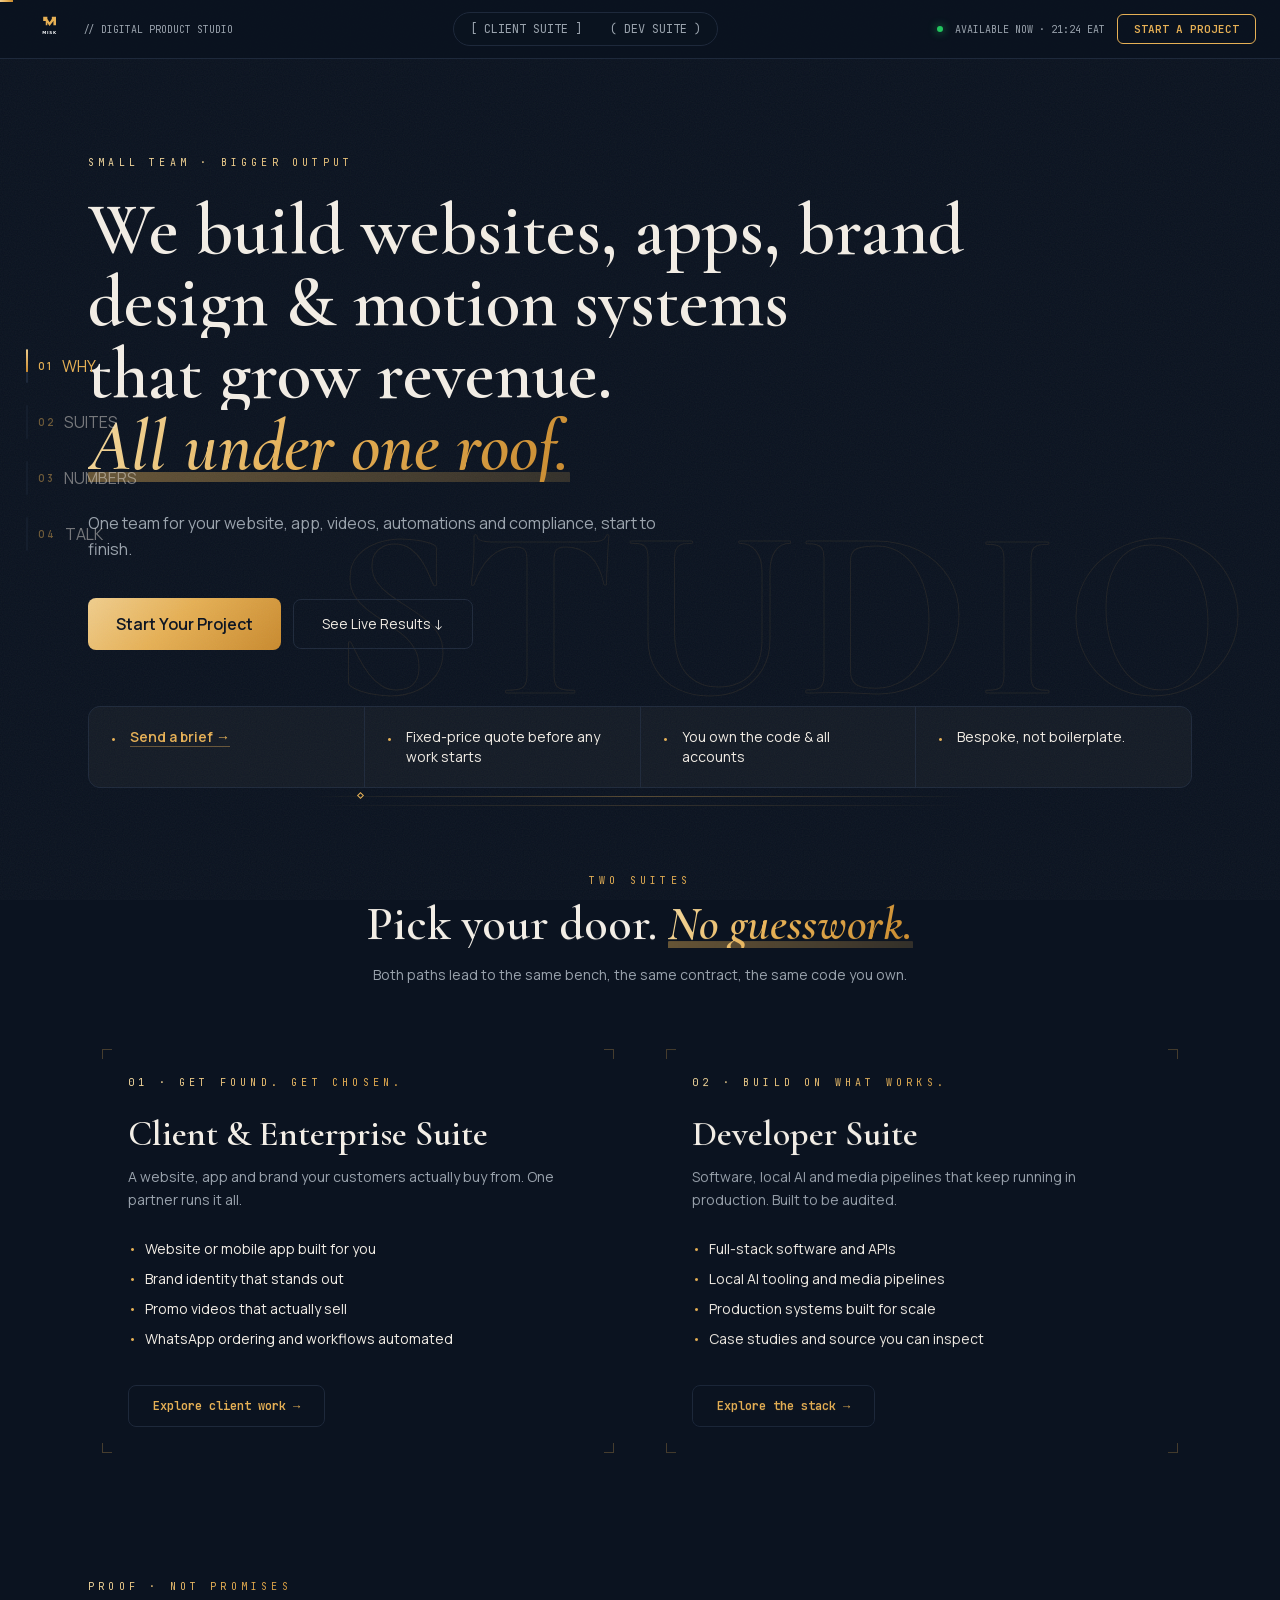
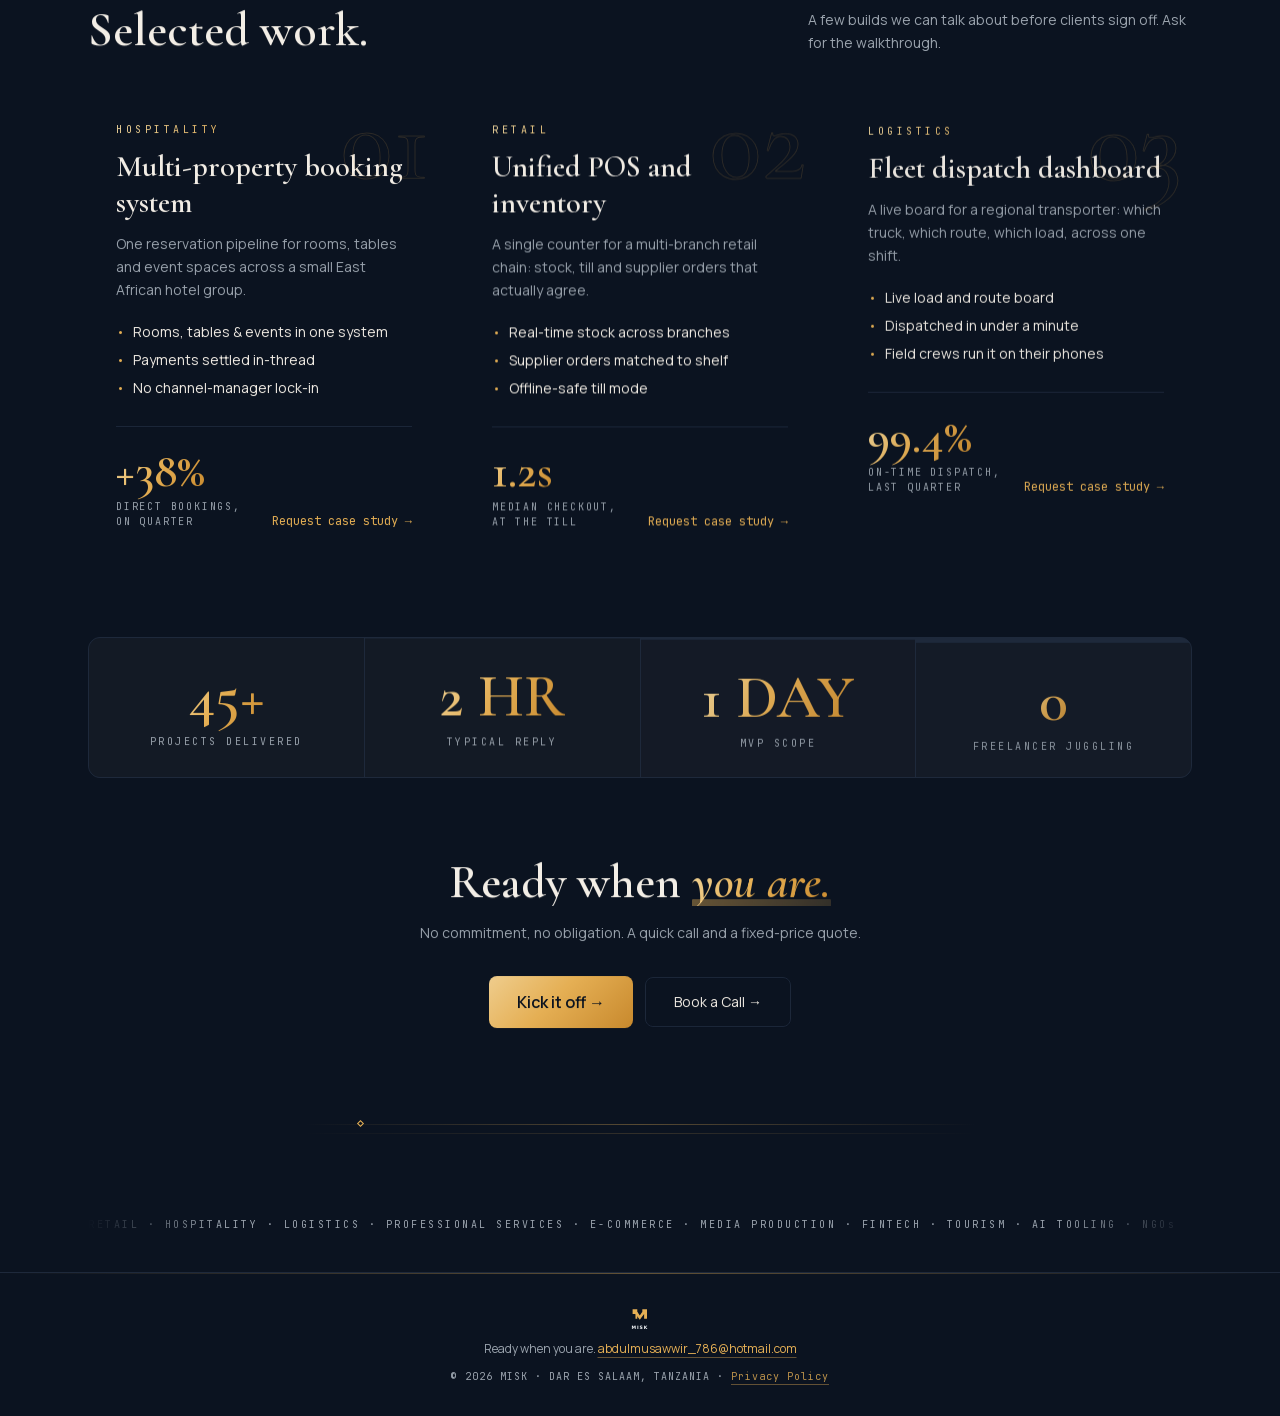
<file: index.html>
<!DOCTYPE html><html lang="en" class="__variable_1d4694 __variable_73ee6c __variable_3c557b"><head><meta charSet="utf-8"/><meta name="viewport" content="width=device-width, initial-scale=1"/><link rel="stylesheet" href="/_next/static/css/c402f70d4c0a0f70.css" data-precedence="next"/><link rel="preload" as="script" fetchPriority="low" href="/_next/static/chunks/webpack-67505aeadfdf73b8.js"/><script src="/_next/static/chunks/fd9d1056-b11b2651f33aae7f.js" async=""></script><script src="/_next/static/chunks/117-e173c366e2bfd494.js" async=""></script><script src="/_next/static/chunks/main-app-1a9dd9c845050a62.js" async=""></script><script src="/_next/static/chunks/c15bf2b0-7971b3d333b0cf68.js" async=""></script><script src="/_next/static/chunks/972-8c0ee6fabcd1342f.js" async=""></script><script src="/_next/static/chunks/238-3d16936187fb8d29.js" async=""></script><script src="/_next/static/chunks/699-37a46c5b255ef913.js" async=""></script><script src="/_next/static/chunks/app/page-42efba203541a1df.js" async=""></script><script src="/_next/static/chunks/app/layout-feffc0b25c8b799a.js" async=""></script><title>MISK · Digital Product Studio</title><meta name="description" content="MISK builds websites, apps, brand design and motion systems that grow revenue. Explore the Client Suite and the Developer Suite, all under one roof."/><meta property="og:title" content="MISK · Digital Product Studio"/><meta property="og:description" content="MISK builds websites, apps, brand design and motion systems that grow revenue. Explore the Client Suite and the Developer Suite, all under one roof."/><meta property="og:url" content="https://abdulmusawwir.github.io/"/><meta property="og:site_name" content="MISK"/><meta property="og:image:type" content="image/png"/><meta property="og:image:width" content="1200"/><meta property="og:image:height" content="630"/><meta property="og:image" content="https://abdulmusawwir.github.io/opengraph-image.png?def1c16df889c336"/><meta property="og:type" content="website"/><meta name="twitter:card" content="summary_large_image"/><meta name="twitter:title" content="MISK · Digital Product Studio"/><meta name="twitter:description" content="MISK builds websites, apps, brand design and motion systems that grow revenue. Explore the Client Suite and the Developer Suite, all under one roof."/><meta name="twitter:image:type" content="image/png"/><meta name="twitter:image:width" content="1200"/><meta name="twitter:image:height" content="630"/><meta name="twitter:image" content="https://abdulmusawwir.github.io/opengraph-image.png?def1c16df889c336"/><link rel="icon" href="/icon.svg?94942f29dd67c2d0" type="image/svg+xml" sizes="any"/><script src="/_next/static/chunks/polyfills-42372ed130431b0a.js" noModule=""></script></head><body class="grain"><div class="min-h-screen"><header class="glass sticky top-0 z-50 flex items-center justify-between px-6 py-3"><a class="flex items-center gap-2" aria-label="MISK, back to home" href="/"><svg viewBox="0 0 800 500" class="h-8 w-auto" fill="none" xmlns="http://www.w3.org/2000/svg" role="img" aria-label="MISK · Digital Product Studio"><g transform="translate(0, -10)"><g transform="translate(300, 70)"><path d="M0 0 H65 V130 H40 V65 H0 Z" fill="#E6B055"></path><path d="M135 0 H200 V130 H160 V65 H135 Z" fill="#E6B055"></path><path d="M65 35 L100 85 L135 35 L160 65 L100 145 L40 65 Z" fill="#E6B055"></path></g><text x="400" y="345" font-family="system-ui, -apple-system, sans-serif" font-size="64" font-weight="900" letter-spacing="12" fill="#F8FAFC" text-anchor="middle">MISK</text></g></svg><span class="hidden font-mono text-[10px] text-fog sm:inline">// DIGITAL PRODUCT STUDIO</span></a><nav class="flex gap-1 rounded-full border border-seam bg-ink/80 p-1 font-mono text-xs" aria-label="Suites"><a class="rounded-full px-3 py-1 transition text-fog hover:text-cream" href="/client/">[ CLIENT SUITE ]</a><a class="rounded-full px-3 py-1 transition text-fog hover:text-cream" href="/dev/">( DEV SUITE )</a></nav><div class="flex items-center gap-3"><div class="hidden lg:flex items-center gap-3 font-mono text-[10px] text-fog"><span class="h-1.5 w-1.5 rounded-full bg-green-500 animate-pulseSoft shadow-[0_0_8px_rgba(34,197,94,.8)]"></span><span>AVAILABLE NOW</span></div><button class="rounded-md px-4 py-1.5 font-mono text-[11px] font-semibold transition border border-brass text-brass hover:bg-brass hover:text-ink">START A PROJECT</button></div></header><aside class="chapter-rail"><button type="button" data-chapter="why"><i class="rail-track" aria-hidden="true"><i class="rail-fill"></i></i><b>01</b><em>WHY</em></button><button type="button" data-chapter="suites"><i class="rail-track" aria-hidden="true"><i class="rail-fill"></i></i><b>02</b><em>SUITES</em></button><button type="button" data-chapter="numbers"><i class="rail-track" aria-hidden="true"><i class="rail-fill"></i></i><b>03</b><em>NUMBERS</em></button><button type="button" data-chapter="talk"><i class="rail-track" aria-hidden="true"><i class="rail-fill"></i></i><b>04</b><em>TALK</em></button></aside><section class="relative overflow-hidden" data-chapter="why"><span class="watermark" aria-hidden="true" data-parallax="0.1">STUDIO</span><div class="hero-wash pointer-events-none absolute inset-0" aria-hidden="true"></div><div data-hero-stagger="true" data-parallax="0.08" class="relative mx-auto max-w-6xl px-6 pb-12 pt-24"><p class="brass-text mb-6 font-mono text-[10px] tracking-[0.42em]" data-track-in="true">SMALL TEAM · BIGGER OUTPUT</p><h1 class="max-w-4xl font-display text-5xl font-semibold leading-[1.05] md:text-7xl"><span class="mask"><span class="mask-inner">We build websites, apps, brand design &amp; motion systems</span></span><span class="mask"><span class="mask-inner">that grow revenue.</span></span><span class="mask"><span class="mask-inner"><em class="brass-text italic ink-underline">All under one roof.</em></span></span></h1><p class="mt-7 max-w-xl text-base leading-relaxed text-fog">One team for your website, app, videos, automations and compliance, start to finish.</p><div class="mt-9 flex flex-wrap items-center justify-start gap-3"><a href="mailto:abdulmusawwir_786@hotmail.com?subject=Turnkey%20Strategy%20Consultation" class="brass rounded-lg px-7 py-3.5 font-semibold text-ink transition hover:brightness-110 hover:shadow-glow" data-magnetic="true">Start Your Project</a><a href="#suites" class="rounded-lg border border-seam px-7 py-3.5 text-sm transition hover:border-brass hover:bg-white/[.02]" data-magnetic="true">See Live Results ↓</a></div></div></section><section class="mx-auto max-w-6xl px-6 pb-2 pt-2" data-reveal="true"><ul class="grid gap-px overflow-hidden rounded-xl border border-seam bg-seam sm:grid-cols-2 lg:grid-cols-4"><li class="flex items-start gap-3 bg-panel p-5 text-sm text-cream"><span aria-hidden="true" class="mt-0.5 text-brass">•</span><a href="mailto:abdulmusawwir_786@hotmail.com?subject=Turnkey%20Strategy%20Consultation" class="font-semibold text-brass underline decoration-brass/40 underline-offset-4 hover:decoration-brass" data-magnetic="true">Send a brief →</a></li><li class="flex items-start gap-3 bg-panel p-5 text-sm text-cream"><span aria-hidden="true" class="mt-0.5 text-brass">•</span><span>Fixed-price quote before any work starts</span></li><li class="flex items-start gap-3 bg-panel p-5 text-sm text-cream"><span aria-hidden="true" class="mt-0.5 text-brass">•</span><span>You own the code &amp; all accounts</span></li><li class="flex items-start gap-3 bg-panel p-5 text-sm text-cream"><span aria-hidden="true" class="mt-0.5 text-brass">•</span><span>Bespoke, not boilerplate.</span></li></ul></section><div class="rule mx-auto max-w-2xl" data-reveal="true"></div><section id="suites" class="mx-auto max-w-6xl scroll-mt-24 px-6 pb-20 pt-16" data-chapter="suites"><div class="mb-12 text-center"><p class="brass-text mb-3 font-mono text-[10px] tracking-[0.42em]" data-track-in="true">TWO SUITES</p><h2 class="font-display text-5xl font-semibold"><span class="mask"><span class="mask-inner">Pick your door. <em class="brass-text italic ink-underline">No guesswork.</em></span></span></h2><p class="mx-auto mt-4 max-w-xl text-sm leading-relaxed text-fog" data-reveal="true">Both paths lead to the same bench, the same contract, the same code you own.</p></div><div class="grid gap-6 md:grid-cols-2"><article data-reveal="true" data-reveal-delay="0" class="panel relative rounded-2xl p-10"><span class="tick border-l border-t" style="top:14px;left:14px"></span><span class="tick border-r border-t" style="top:14px;right:14px"></span><span class="tick border-b border-l" style="bottom:14px;left:14px"></span><span class="tick border-b border-r" style="bottom:14px;right:14px"></span><p class="brass-text mb-6 font-mono text-[10px] tracking-[0.42em]">01<!-- --> · <!-- -->GET FOUND. GET CHOSEN.</p><h3 class="font-display text-4xl font-semibold">Client &amp; Enterprise Suite</h3><p class="mt-3 text-sm leading-relaxed text-fog">A website, app and brand your customers actually buy from. One partner runs it all.</p><ul class="mt-7 space-y-2.5 text-sm text-cream"><li><span aria-hidden="true" class="mr-2 text-brass">•</span>Website or mobile app built for you</li><li><span aria-hidden="true" class="mr-2 text-brass">•</span>Brand identity that stands out</li><li><span aria-hidden="true" class="mr-2 text-brass">•</span>Promo videos that actually sell</li><li><span aria-hidden="true" class="mr-2 text-brass">•</span>WhatsApp ordering and workflows automated</li></ul><a href="/client/" class="mt-9 inline-flex items-center gap-2 rounded-lg border border-seam px-6 py-3 font-mono text-xs font-semibold text-brass transition hover:border-brass hover:bg-brass/5" data-magnetic="true">Explore client work →</a></article><article data-reveal="true" data-reveal-delay="0.14" class="panel relative rounded-2xl p-10"><span class="tick border-l border-t" style="top:14px;left:14px"></span><span class="tick border-r border-t" style="top:14px;right:14px"></span><span class="tick border-b border-l" style="bottom:14px;left:14px"></span><span class="tick border-b border-r" style="bottom:14px;right:14px"></span><p class="brass-text mb-6 font-mono text-[10px] tracking-[0.42em]">02<!-- --> · <!-- -->BUILD ON WHAT WORKS.</p><h3 class="font-display text-4xl font-semibold">Developer Suite</h3><p class="mt-3 text-sm leading-relaxed text-fog">Software, local AI and media pipelines that keep running in production. Built to be audited.</p><ul class="mt-7 space-y-2.5 text-sm text-cream"><li><span aria-hidden="true" class="mr-2 text-brass">•</span>Full-stack software and APIs</li><li><span aria-hidden="true" class="mr-2 text-brass">•</span>Local AI tooling and media pipelines</li><li><span aria-hidden="true" class="mr-2 text-brass">•</span>Production systems built for scale</li><li><span aria-hidden="true" class="mr-2 text-brass">•</span>Case studies and source you can inspect</li></ul><a href="/dev/" class="mt-9 inline-flex items-center gap-2 rounded-lg border border-seam px-6 py-3 font-mono text-xs font-semibold text-brass transition hover:border-brass hover:bg-brass/5" data-magnetic="true">Explore the stack →</a></article></div></section><section class="mx-auto max-w-6xl px-6 pb-20 pt-8" data-reveal="true"><div class="mb-10 flex flex-wrap items-end justify-between gap-5"><div><p class="brass-text mb-3 font-mono text-[10px] tracking-[0.42em]" data-track-in="true">PROOF · NOT PROMISES</p><h2 class="font-display text-5xl font-semibold"><span class="mask"><span class="mask-inner">Selected work.</span></span></h2></div><p class="max-w-sm text-sm leading-relaxed text-fog" data-reveal="true">A few builds we can talk about before clients sign off. Ask for the walkthrough.</p></div><div class="grid gap-6 md:grid-cols-3"><article data-reveal="true" data-reveal-delay="0" class="panel relative rounded-2xl p-7"><span class="card-num" aria-hidden="true" style="top:-6px;right:10px">01</span><p class="brass-text mb-3 font-mono text-[10px] tracking-[0.35em]">HOSPITALITY</p><h3 class="font-display text-3xl font-semibold">Multi-property booking system</h3><p class="mt-3 text-sm leading-relaxed text-fog">One reservation pipeline for rooms, tables and event spaces across a small East African hotel group.</p><ul class="mt-5 space-y-2 text-sm text-cream"><li><span aria-hidden="true" class="mr-2 text-brass">•</span>Rooms, tables &amp; events in one system</li><li><span aria-hidden="true" class="mr-2 text-brass">•</span>Payments settled in-thread</li><li><span aria-hidden="true" class="mr-2 text-brass">•</span>No channel-manager lock-in</li></ul><div class="mt-7 flex items-end justify-between gap-3 border-t border-seam pt-5"><div><span class="brass-text font-display text-5xl font-semibold">+38%</span><p class="mt-1 font-mono text-[10px] tracking-[0.18em] text-fog">DIRECT BOOKINGS, ON QUARTER</p></div><a href="mailto:abdulmusawwir_786@hotmail.com?subject=Selected%20work%20walkthrough" class="shrink-0 font-mono text-xs text-brass underline-offset-4 hover:underline" data-magnetic="true">Request case study →</a></div></article><article data-reveal="true" data-reveal-delay="0.12" class="panel relative rounded-2xl p-7"><span class="card-num" aria-hidden="true" style="top:-6px;right:10px">02</span><p class="brass-text mb-3 font-mono text-[10px] tracking-[0.35em]">RETAIL</p><h3 class="font-display text-3xl font-semibold">Unified POS and inventory</h3><p class="mt-3 text-sm leading-relaxed text-fog">A single counter for a multi-branch retail chain: stock, till and supplier orders that actually agree.</p><ul class="mt-5 space-y-2 text-sm text-cream"><li><span aria-hidden="true" class="mr-2 text-brass">•</span>Real-time stock across branches</li><li><span aria-hidden="true" class="mr-2 text-brass">•</span>Supplier orders matched to shelf</li><li><span aria-hidden="true" class="mr-2 text-brass">•</span>Offline-safe till mode</li></ul><div class="mt-7 flex items-end justify-between gap-3 border-t border-seam pt-5"><div><span class="brass-text font-display text-5xl font-semibold">1.2s</span><p class="mt-1 font-mono text-[10px] tracking-[0.18em] text-fog">MEDIAN CHECKOUT, AT THE TILL</p></div><a href="mailto:abdulmusawwir_786@hotmail.com?subject=Selected%20work%20walkthrough" class="shrink-0 font-mono text-xs text-brass underline-offset-4 hover:underline" data-magnetic="true">Request case study →</a></div></article><article data-reveal="true" data-reveal-delay="0.24" class="panel relative rounded-2xl p-7"><span class="card-num" aria-hidden="true" style="top:-6px;right:10px">03</span><p class="brass-text mb-3 font-mono text-[10px] tracking-[0.35em]">LOGISTICS</p><h3 class="font-display text-3xl font-semibold">Fleet dispatch dashboard</h3><p class="mt-3 text-sm leading-relaxed text-fog">A live board for a regional transporter: which truck, which route, which load, across one shift.</p><ul class="mt-5 space-y-2 text-sm text-cream"><li><span aria-hidden="true" class="mr-2 text-brass">•</span>Live load and route board</li><li><span aria-hidden="true" class="mr-2 text-brass">•</span>Dispatched in under a minute</li><li><span aria-hidden="true" class="mr-2 text-brass">•</span>Field crews run it on their phones</li></ul><div class="mt-7 flex items-end justify-between gap-3 border-t border-seam pt-5"><div><span class="brass-text font-display text-5xl font-semibold">99.4%</span><p class="mt-1 font-mono text-[10px] tracking-[0.18em] text-fog">ON-TIME DISPATCH, LAST QUARTER</p></div><a href="mailto:abdulmusawwir_786@hotmail.com?subject=Selected%20work%20walkthrough" class="shrink-0 font-mono text-xs text-brass underline-offset-4 hover:underline" data-magnetic="true">Request case study →</a></div></article></div></section><section class="mx-auto max-w-6xl px-6 pb-20" data-chapter="numbers"><ul class="grid grid-cols-2 gap-px overflow-hidden rounded-xl border border-seam bg-seam md:grid-cols-4"><li class="bg-panel p-7 text-center" data-reveal="true" data-reveal-delay="0"><span class="brass-text font-display text-5xl font-semibold md:text-6xl" data-count="50" data-suffix="+">50+</span><span class="mt-2 block font-mono text-[10px] tracking-[0.25em] text-fog">PROJECTS DELIVERED</span></li><li class="bg-panel p-7 text-center" data-reveal="true" data-reveal-delay="0.12"><span class="brass-text font-display text-5xl font-semibold md:text-6xl" data-count="2" data-suffix=" HR">2 HR</span><span class="mt-2 block font-mono text-[10px] tracking-[0.25em] text-fog">TYPICAL REPLY</span></li><li class="bg-panel p-7 text-center" data-reveal="true" data-reveal-delay="0.24"><span class="brass-text font-display text-5xl font-semibold md:text-6xl" data-count="1" data-suffix=" DAY">1 DAY</span><span class="mt-2 block font-mono text-[10px] tracking-[0.25em] text-fog">MVP SCOPE</span></li><li class="bg-panel p-7 text-center" data-reveal="true" data-reveal-delay="0.36"><span class="brass-text font-display text-5xl font-semibold md:text-6xl" data-count="0" data-suffix="">0</span><span class="mt-2 block font-mono text-[10px] tracking-[0.25em] text-fog">FREELANCER JUGGLING</span></li></ul></section><section class="mx-auto max-w-3xl px-6 pb-24 text-center" data-chapter="talk"><h2 class="font-display text-5xl font-semibold"><span class="mask"><span class="mask-inner">Ready when <em class="brass-text italic ink-underline">you are.</em></span></span></h2><p class="mt-4 text-sm leading-relaxed text-fog" data-reveal="true">No commitment, no obligation. A quick call and a fixed-price quote.</p><div class="mt-8 flex flex-wrap items-center justify-center gap-3" data-reveal="true"><a href="mailto:abdulmusawwir_786@hotmail.com?subject=Turnkey%20Strategy%20Consultation" class="brass rounded-lg px-7 py-3.5 font-semibold text-ink transition hover:brightness-110 hover:shadow-glow" data-magnetic="true">Kick it off →</a><a href="https://wa.me/255782681781?text=Hi%20MISK%2C%20I%27d%20like%20to%20talk%20about%20a%20project" target="_blank" rel="noopener noreferrer" class="rounded-lg border border-seam px-7 py-3.5 text-sm transition hover:border-brass hover:bg-white/[.02]" data-magnetic="true">Book a Call →</a></div></section><div class="rule mx-auto max-w-2xl"></div><section class="mx-auto max-w-6xl px-6 pb-10 pt-20"><div class="marquee overflow-hidden font-mono text-[10px] tracking-[0.25em] text-fog"><div class="marquee-track"><span class="marquee-unit">RETAIL · HOSPITALITY · LOGISTICS · PROFESSIONAL SERVICES · E-COMMERCE · MEDIA PRODUCTION · FINTECH · TOURISM · AI TOOLING · NGOs</span></div></div></section><div class="scroll-progress" id="scroll-progress" aria-hidden="true"></div><div aria-hidden="true" class="cursor-halo pointer-events-none fixed left-[-240px] top-[-240px] z-20 rounded-full" style="width:480px;height:480px;background:radial-gradient(circle, rgba(230,176,85,0.16), rgba(230,176,85,0.03) 45%, transparent 70%)"></div><footer class="relative border-t border-seam py-8 text-center"><div class="seam-top"></div><svg viewBox="0 0 800 500" class="mx-auto h-9 w-auto" fill="none" xmlns="http://www.w3.org/2000/svg" role="img" aria-label="MISK · Digital Product Studio"><g transform="translate(0, -10)"><g transform="translate(300, 70)"><path d="M0 0 H65 V130 H40 V65 H0 Z" fill="#E6B055"></path><path d="M135 0 H200 V130 H160 V65 H135 Z" fill="#E6B055"></path><path d="M65 35 L100 85 L135 35 L160 65 L100 145 L40 65 Z" fill="#E6B055"></path></g><text x="400" y="345" font-family="system-ui, -apple-system, sans-serif" font-size="64" font-weight="900" letter-spacing="12" fill="#F8FAFC" text-anchor="middle">MISK</text></g></svg><p class="text-xs text-fog">Ready when you are.<!-- --> <a class="text-brass underline decoration-brass/40 underline-offset-4 hover:decoration-brass" href="mailto:abdulmusawwir_786@hotmail.com">abdulmusawwir_786@hotmail.com</a></p><p class="mt-3 font-mono text-[10px] tracking-widest text-fog">© 2026 MISK · DAR ES SALAAM, TANZANIA ·<!-- --> <a class="text-brass/80 underline decoration-brass/40 underline-offset-4 hover:text-brass" href="/privacy/">Privacy Policy</a></p></footer></div><script src="/_next/static/chunks/webpack-67505aeadfdf73b8.js" async=""></script><script>(self.__next_f=self.__next_f||[]).push([0]);self.__next_f.push([2,null])</script><script>self.__next_f.push([1,"1:HL[\"/_next/static/css/c402f70d4c0a0f70.css\",\"style\"]\n"])</script><script>self.__next_f.push([1,"2:I[2846,[],\"\"]\n4:I[8244,[\"922\",\"static/chunks/c15bf2b0-7971b3d333b0cf68.js\",\"972\",\"static/chunks/972-8c0ee6fabcd1342f.js\",\"238\",\"static/chunks/238-3d16936187fb8d29.js\",\"699\",\"static/chunks/699-37a46c5b255ef913.js\",\"931\",\"static/chunks/app/page-42efba203541a1df.js\"],\"default\"]\n5:I[1861,[\"922\",\"static/chunks/c15bf2b0-7971b3d333b0cf68.js\",\"972\",\"static/chunks/972-8c0ee6fabcd1342f.js\",\"238\",\"static/chunks/238-3d16936187fb8d29.js\",\"699\",\"static/chunks/699-37a46c5b255ef913.js\",\"931\",\"static/chunks/app/page-42efba203541a1df.js\"],\"default\"]\n6:I[9206,[\"922\",\"static/chunks/c15bf2b0-7971b3d333b0cf68.js\",\"972\",\"static/chunks/972-8c0ee6fabcd1342f.js\",\"238\",\"static/chunks/238-3d16936187fb8d29.js\",\"699\",\"static/chunks/699-37a46c5b255ef913.js\",\"931\",\"static/chunks/app/page-42efba203541a1df.js\"],\"default\"]\n7:I[2972,[\"922\",\"static/chunks/c15bf2b0-7971b3d333b0cf68.js\",\"972\",\"static/chunks/972-8c0ee6fabcd1342f.js\",\"238\",\"static/chunks/238-3d16936187fb8d29.js\",\"699\",\"static/chunks/699-37a46c5b255ef913.js\",\"931\",\"static/chunks/app/page-42efba203541a1df.js\"],\"\"]\n8:I[1395,[\"185\",\"static/chunks/app/layout-feffc0b25c8b799a.js\"],\"default\"]\n9:I[4640,[\"185\",\"static/chunks/app/layout-feffc0b25c8b799a.js\"],\"default\"]\na:I[4707,[],\"\"]\nb:I[6423,[],\"\"]\nd:I[1060,[],\"\"]\ne:[]\n"])</script><script>self.__next_f.push([1,"0:[\"$\",\"$L2\",null,{\"buildId\":\"ebz1m24qQWfN6wdWHEA4L\",\"assetPrefix\":\"\",\"urlParts\":[\"\",\"\"],\"initialTree\":[\"\",{\"children\":[\"__PAGE__\",{}]},\"$undefined\",\"$undefined\",true],\"initialSeedData\":[\"\",{\"children\":[\"__PAGE__\",{},[[\"$L3\",[\"$\",\"div\",null,{\"className\":\"min-h-screen\",\"children\":[[\"$\",\"$L4\",null,{}],[\"$\",\"aside\",null,{\"className\":\"chapter-rail\",\"children\":[[\"$\",\"button\",null,{\"type\":\"button\",\"data-chapter\":\"why\",\"children\":[[\"$\",\"i\",null,{\"className\":\"rail-track\",\"aria-hidden\":true,\"children\":[\"$\",\"i\",null,{\"className\":\"rail-fill\"}]}],[\"$\",\"b\",null,{\"children\":\"01\"}],[\"$\",\"em\",null,{\"children\":\"WHY\"}]]}],[\"$\",\"button\",null,{\"type\":\"button\",\"data-chapter\":\"suites\",\"children\":[[\"$\",\"i\",null,{\"className\":\"rail-track\",\"aria-hidden\":true,\"children\":[\"$\",\"i\",null,{\"className\":\"rail-fill\"}]}],[\"$\",\"b\",null,{\"children\":\"02\"}],[\"$\",\"em\",null,{\"children\":\"SUITES\"}]]}],[\"$\",\"button\",null,{\"type\":\"button\",\"data-chapter\":\"numbers\",\"children\":[[\"$\",\"i\",null,{\"className\":\"rail-track\",\"aria-hidden\":true,\"children\":[\"$\",\"i\",null,{\"className\":\"rail-fill\"}]}],[\"$\",\"b\",null,{\"children\":\"03\"}],[\"$\",\"em\",null,{\"children\":\"NUMBERS\"}]]}],[\"$\",\"button\",null,{\"type\":\"button\",\"data-chapter\":\"talk\",\"children\":[[\"$\",\"i\",null,{\"className\":\"rail-track\",\"aria-hidden\":true,\"children\":[\"$\",\"i\",null,{\"className\":\"rail-fill\"}]}],[\"$\",\"b\",null,{\"children\":\"04\"}],[\"$\",\"em\",null,{\"children\":\"TALK\"}]]}]]}],[\"$\",\"section\",null,{\"className\":\"relative overflow-hidden\",\"data-chapter\":\"why\",\"children\":[[\"$\",\"span\",null,{\"className\":\"watermark\",\"aria-hidden\":true,\"data-parallax\":\"0.1\",\"children\":\"STUDIO\"}],[\"$\",\"div\",null,{\"className\":\"hero-wash pointer-events-none absolute inset-0\",\"aria-hidden\":true}],[\"$\",\"div\",null,{\"data-hero-stagger\":true,\"data-parallax\":\"0.08\",\"className\":\"relative mx-auto max-w-6xl px-6 pb-12 pt-24\",\"children\":[[\"$\",\"p\",null,{\"className\":\"brass-text mb-6 font-mono text-[10px] tracking-[0.42em]\",\"data-track-in\":true,\"children\":\"SMALL TEAM · BIGGER OUTPUT\"}],[\"$\",\"h1\",null,{\"className\":\"max-w-4xl font-display text-5xl font-semibold leading-[1.05] md:text-7xl\",\"children\":[[\"$\",\"span\",null,{\"className\":\"mask\",\"children\":[\"$\",\"span\",null,{\"className\":\"mask-inner\",\"children\":\"We build websites, apps, brand design \u0026 motion systems\"}]}],[\"$\",\"span\",null,{\"className\":\"mask\",\"children\":[\"$\",\"span\",null,{\"className\":\"mask-inner\",\"children\":\"that grow revenue.\"}]}],[\"$\",\"span\",null,{\"className\":\"mask\",\"children\":[\"$\",\"span\",null,{\"className\":\"mask-inner\",\"children\":[\"$\",\"em\",null,{\"className\":\"brass-text italic ink-underline\",\"children\":\"All under one roof.\"}]}]}]]}],[\"$\",\"p\",null,{\"className\":\"mt-7 max-w-xl text-base leading-relaxed text-fog\",\"children\":\"One team for your website, app, videos, automations and compliance, start to finish.\"}],[\"$\",\"div\",null,{\"className\":\"mt-9 flex flex-wrap items-center justify-start gap-3\",\"children\":[[\"$\",\"a\",null,{\"href\":\"mailto:abdulmusawwir_786@hotmail.com?subject=Turnkey%20Strategy%20Consultation\",\"className\":\"brass rounded-lg px-7 py-3.5 font-semibold text-ink transition hover:brightness-110 hover:shadow-glow\",\"data-magnetic\":true,\"children\":\"Start Your Project\"}],[\"$\",\"a\",null,{\"href\":\"#suites\",\"className\":\"rounded-lg border border-seam px-7 py-3.5 text-sm transition hover:border-brass hover:bg-white/[.02]\",\"data-magnetic\":true,\"children\":\"See Live Results ↓\"}]]}]]}]]}],[\"$\",\"section\",null,{\"className\":\"mx-auto max-w-6xl px-6 pb-2 pt-2\",\"data-reveal\":true,\"children\":[\"$\",\"ul\",null,{\"className\":\"grid gap-px overflow-hidden rounded-xl border border-seam bg-seam sm:grid-cols-2 lg:grid-cols-4\",\"children\":[[\"$\",\"li\",\"Send a brief →\",{\"className\":\"flex items-start gap-3 bg-panel p-5 text-sm text-cream\",\"children\":[[\"$\",\"span\",null,{\"aria-hidden\":true,\"className\":\"mt-0.5 text-brass\",\"children\":\"•\"}],[\"$\",\"a\",null,{\"href\":\"mailto:abdulmusawwir_786@hotmail.com?subject=Turnkey%20Strategy%20Consultation\",\"className\":\"font-semibold text-brass underline decoration-brass/40 underline-offset-4 hover:decoration-brass\",\"data-magnetic\":true,\"children\":\"Send a brief →\"}]]}],[\"$\",\"li\",\"Fixed-price quote before any work starts\",{\"className\":\"flex items-start gap-3 bg-panel p-5 text-sm text-cream\",\"children\":[[\"$\",\"span\",null,{\"aria-hidden\":true,\"className\":\"mt-0.5 text-brass\",\"children\":\"•\"}],[\"$\",\"span\",null,{\"children\":\"Fixed-price quote before any work starts\"}]]}],[\"$\",\"li\",\"You own the code \u0026 all accounts\",{\"className\":\"flex items-start gap-3 bg-panel p-5 text-sm text-cream\",\"children\":[[\"$\",\"span\",null,{\"aria-hidden\":true,\"className\":\"mt-0.5 text-brass\",\"children\":\"•\"}],[\"$\",\"span\",null,{\"children\":\"You own the code \u0026 all accounts\"}]]}],[\"$\",\"li\",\"Bespoke, not boilerplate.\",{\"className\":\"flex items-start gap-3 bg-panel p-5 text-sm text-cream\",\"children\":[[\"$\",\"span\",null,{\"aria-hidden\":true,\"className\":\"mt-0.5 text-brass\",\"children\":\"•\"}],[\"$\",\"span\",null,{\"children\":\"Bespoke, not boilerplate.\"}]]}]]}]}],[\"$\",\"div\",null,{\"className\":\"rule mx-auto max-w-2xl\",\"data-reveal\":true}],[\"$\",\"section\",null,{\"id\":\"suites\",\"className\":\"mx-auto max-w-6xl scroll-mt-24 px-6 pb-20 pt-16\",\"data-chapter\":\"suites\",\"children\":[[\"$\",\"div\",null,{\"className\":\"mb-12 text-center\",\"children\":[[\"$\",\"p\",null,{\"className\":\"brass-text mb-3 font-mono text-[10px] tracking-[0.42em]\",\"data-track-in\":true,\"children\":\"TWO SUITES\"}],[\"$\",\"h2\",null,{\"className\":\"font-display text-5xl font-semibold\",\"children\":[\"$\",\"span\",null,{\"className\":\"mask\",\"children\":[\"$\",\"span\",null,{\"className\":\"mask-inner\",\"children\":[\"Pick your door. \",[\"$\",\"em\",null,{\"className\":\"brass-text italic ink-underline\",\"children\":\"No guesswork.\"}]]}]}]}],[\"$\",\"p\",null,{\"className\":\"mx-auto mt-4 max-w-xl text-sm leading-relaxed text-fog\",\"data-reveal\":true,\"children\":\"Both paths lead to the same bench, the same contract, the same code you own.\"}]]}],[\"$\",\"div\",null,{\"className\":\"grid gap-6 md:grid-cols-2\",\"children\":[[\"$\",\"article\",\"01\",{\"data-reveal\":true,\"data-reveal-delay\":0,\"className\":\"panel relative rounded-2xl p-10\",\"children\":[[\"$\",\"span\",null,{\"className\":\"tick border-l border-t\",\"style\":{\"top\":14,\"left\":14}}],[\"$\",\"span\",null,{\"className\":\"tick border-r border-t\",\"style\":{\"top\":14,\"right\":14}}],[\"$\",\"span\",null,{\"className\":\"tick border-b border-l\",\"style\":{\"bottom\":14,\"left\":14}}],[\"$\",\"span\",null,{\"className\":\"tick border-b border-r\",\"style\":{\"bottom\":14,\"right\":14}}],[\"$\",\"p\",null,{\"className\":\"brass-text mb-6 font-mono text-[10px] tracking-[0.42em]\",\"children\":[\"01\",\" · \",\"GET FOUND. GET CHOSEN.\"]}],[\"$\",\"h3\",null,{\"className\":\"font-display text-4xl font-semibold\",\"children\":\"Client \u0026 Enterprise Suite\"}],[\"$\",\"p\",null,{\"className\":\"mt-3 text-sm leading-relaxed text-fog\",\"children\":\"A website, app and brand your customers actually buy from. One partner runs it all.\"}],[\"$\",\"ul\",null,{\"className\":\"mt-7 space-y-2.5 text-sm text-cream\",\"children\":[[\"$\",\"li\",\"Website or mobile app built for you\",{\"children\":[[\"$\",\"span\",null,{\"aria-hidden\":true,\"className\":\"mr-2 text-brass\",\"children\":\"•\"}],\"Website or mobile app built for you\"]}],[\"$\",\"li\",\"Brand identity that stands out\",{\"children\":[[\"$\",\"span\",null,{\"aria-hidden\":true,\"className\":\"mr-2 text-brass\",\"children\":\"•\"}],\"Brand identity that stands out\"]}],[\"$\",\"li\",\"Promo videos that actually sell\",{\"children\":[[\"$\",\"span\",null,{\"aria-hidden\":true,\"className\":\"mr-2 text-brass\",\"children\":\"•\"}],\"Promo videos that actually sell\"]}],[\"$\",\"li\",\"WhatsApp ordering and workflows automated\",{\"children\":[[\"$\",\"span\",null,{\"aria-hidden\":true,\"className\":\"mr-2 text-brass\",\"children\":\"•\"}],\"WhatsApp ordering and workflows automated\"]}]]}],[\"$\",\"a\",null,{\"href\":\"/client/\",\"className\":\"mt-9 inline-flex items-center gap-2 rounded-lg border border-seam px-6 py-3 font-mono text-xs font-semibold text-brass transition hover:border-brass hover:bg-brass/5\",\"data-magnetic\":true,\"children\":\"Explore client work →\"}]]}],[\"$\",\"article\",\"02\",{\"data-reveal\":true,\"data-reveal-delay\":0.14,\"className\":\"panel relative rounded-2xl p-10\",\"children\":[[\"$\",\"span\",null,{\"className\":\"tick border-l border-t\",\"style\":{\"top\":14,\"left\":14}}],[\"$\",\"span\",null,{\"className\":\"tick border-r border-t\",\"style\":{\"top\":14,\"right\":14}}],[\"$\",\"span\",null,{\"className\":\"tick border-b border-l\",\"style\":{\"bottom\":14,\"left\":14}}],[\"$\",\"span\",null,{\"className\":\"tick border-b border-r\",\"style\":{\"bottom\":14,\"right\":14}}],[\"$\",\"p\",null,{\"className\":\"brass-text mb-6 font-mono text-[10px] tracking-[0.42em]\",\"children\":[\"02\",\" · \",\"BUILD ON WHAT WORKS.\"]}],[\"$\",\"h3\",null,{\"className\":\"font-display text-4xl font-semibold\",\"children\":\"Developer Suite\"}],[\"$\",\"p\",null,{\"className\":\"mt-3 text-sm leading-relaxed text-fog\",\"children\":\"Software, local AI and media pipelines that keep running in production. Built to be audited.\"}],[\"$\",\"ul\",null,{\"className\":\"mt-7 space-y-2.5 text-sm text-cream\",\"children\":[[\"$\",\"li\",\"Full-stack software and APIs\",{\"children\":[[\"$\",\"span\",null,{\"aria-hidden\":true,\"className\":\"mr-2 text-brass\",\"children\":\"•\"}],\"Full-stack software and APIs\"]}],[\"$\",\"li\",\"Local AI tooling and media pipelines\",{\"children\":[[\"$\",\"span\",null,{\"aria-hidden\":true,\"className\":\"mr-2 text-brass\",\"children\":\"•\"}],\"Local AI tooling and media pipelines\"]}],[\"$\",\"li\",\"Production systems built for scale\",{\"children\":[[\"$\",\"span\",null,{\"aria-hidden\":true,\"className\":\"mr-2 text-brass\",\"children\":\"•\"}],\"Production systems built for scale\"]}],[\"$\",\"li\",\"Case studies and source you can inspect\",{\"children\":[[\"$\",\"span\",null,{\"aria-hidden\":true,\"className\":\"mr-2 text-brass\",\"children\":\"•\"}],\"Case studies and source you can inspect\"]}]]}],[\"$\",\"a\",null,{\"href\":\"/dev/\",\"className\":\"mt-9 inline-flex items-center gap-2 rounded-lg border border-seam px-6 py-3 font-mono text-xs font-semibold text-brass transition hover:border-brass hover:bg-brass/5\",\"data-magnetic\":true,\"children\":\"Explore the stack →\"}]]}]]}]]}],[\"$\",\"section\",null,{\"className\":\"mx-auto max-w-6xl px-6 pb-20 pt-8\",\"data-reveal\":true,\"children\":[[\"$\",\"div\",null,{\"className\":\"mb-10 flex flex-wrap items-end justify-between gap-5\",\"children\":[[\"$\",\"div\",null,{\"children\":[[\"$\",\"p\",null,{\"className\":\"brass-text mb-3 font-mono text-[10px] tracking-[0.42em]\",\"data-track-in\":true,\"children\":\"PROOF · NOT PROMISES\"}],[\"$\",\"h2\",null,{\"className\":\"font-display text-5xl font-semibold\",\"children\":[\"$\",\"span\",null,{\"className\":\"mask\",\"children\":[\"$\",\"span\",null,{\"className\":\"mask-inner\",\"children\":\"Selected work.\"}]}]}]]}],[\"$\",\"p\",null,{\"className\":\"max-w-sm text-sm leading-relaxed text-fog\",\"data-reveal\":true,\"children\":\"A few builds we can talk about before clients sign off. Ask for the walkthrough.\"}]]}],[\"$\",\"div\",null,{\"className\":\"grid gap-6 md:grid-cols-3\",\"children\":[[\"$\",\"article\",\"HOSPITALITY\",{\"data-reveal\":true,\"data-reveal-delay\":0,\"className\":\"panel relative rounded-2xl p-7\",\"children\":[[\"$\",\"span\",null,{\"className\":\"card-num\",\"aria-hidden\":true,\"style\":{\"top\":-6,\"right\":10},\"children\":\"01\"}],[\"$\",\"p\",null,{\"className\":\"brass-text mb-3 font-mono text-[10px] tracking-[0.35em]\",\"children\":\"HOSPITALITY\"}],[\"$\",\"h3\",null,{\"className\":\"font-display text-3xl font-semibold\",\"children\":\"Multi-property booking system\"}],[\"$\",\"p\",null,{\"className\":\"mt-3 text-sm leading-relaxed text-fog\",\"children\":\"One reservation pipeline for rooms, tables and event spaces across a small East African hotel group.\"}],[\"$\",\"ul\",null,{\"className\":\"mt-5 space-y-2 text-sm text-cream\",\"children\":[[\"$\",\"li\",\"Rooms, tables \u0026 events in one system\",{\"children\":[[\"$\",\"span\",null,{\"aria-hidden\":true,\"className\":\"mr-2 text-brass\",\"children\":\"•\"}],\"Rooms, tables \u0026 events in one system\"]}],[\"$\",\"li\",\"Payments settled in-thread\",{\"children\":[[\"$\",\"span\",null,{\"aria-hidden\":true,\"className\":\"mr-2 text-brass\",\"children\":\"•\"}],\"Payments settled in-thread\"]}],[\"$\",\"li\",\"No channel-manager lock-in\",{\"children\":[[\"$\",\"span\",null,{\"aria-hidden\":true,\"className\":\"mr-2 text-brass\",\"children\":\"•\"}],\"No channel-manager lock-in\"]}]]}],[\"$\",\"div\",null,{\"className\":\"mt-7 flex items-end justify-between gap-3 border-t border-seam pt-5\",\"children\":[[\"$\",\"div\",null,{\"children\":[[\"$\",\"span\",null,{\"className\":\"brass-text font-display text-5xl font-semibold\",\"children\":\"+38%\"}],[\"$\",\"p\",null,{\"className\":\"mt-1 font-mono text-[10px] tracking-[0.18em] text-fog\",\"children\":\"DIRECT BOOKINGS, ON QUARTER\"}]]}],[\"$\",\"a\",null,{\"href\":\"mailto:abdulmusawwir_786@hotmail.com?subject=Selected%20work%20walkthrough\",\"className\":\"shrink-0 font-mono text-xs text-brass underline-offset-4 hover:underline\",\"data-magnetic\":true,\"children\":\"Request case study →\"}]]}]]}],[\"$\",\"article\",\"RETAIL\",{\"data-reveal\":true,\"data-reveal-delay\":0.12,\"className\":\"panel relative rounded-2xl p-7\",\"children\":[[\"$\",\"span\",null,{\"className\":\"card-num\",\"aria-hidden\":true,\"style\":{\"top\":-6,\"right\":10},\"children\":\"02\"}],[\"$\",\"p\",null,{\"className\":\"brass-text mb-3 font-mono text-[10px] tracking-[0.35em]\",\"children\":\"RETAIL\"}],[\"$\",\"h3\",null,{\"className\":\"font-display text-3xl font-semibold\",\"children\":\"Unified POS and inventory\"}],[\"$\",\"p\",null,{\"className\":\"mt-3 text-sm leading-relaxed text-fog\",\"children\":\"A single counter for a multi-branch retail chain: stock, till and supplier orders that actually agree.\"}],[\"$\",\"ul\",null,{\"className\":\"mt-5 space-y-2 text-sm text-cream\",\"children\":[[\"$\",\"li\",\"Real-time stock across branches\",{\"children\":[[\"$\",\"span\",null,{\"aria-hidden\":true,\"className\":\"mr-2 text-brass\",\"children\":\"•\"}],\"Real-time stock across branches\"]}],[\"$\",\"li\",\"Supplier orders matched to shelf\",{\"children\":[[\"$\",\"span\",null,{\"aria-hidden\":true,\"className\":\"mr-2 text-brass\",\"children\":\"•\"}],\"Supplier orders matched to shelf\"]}],[\"$\",\"li\",\"Offline-safe till mode\",{\"children\":[[\"$\",\"span\",null,{\"aria-hidden\":true,\"className\":\"mr-2 text-brass\",\"children\":\"•\"}],\"Offline-safe till mode\"]}]]}],[\"$\",\"div\",null,{\"className\":\"mt-7 flex items-end justify-between gap-3 border-t border-seam pt-5\",\"children\":[[\"$\",\"div\",null,{\"children\":[[\"$\",\"span\",null,{\"className\":\"brass-text font-display text-5xl font-semibold\",\"children\":\"1.2s\"}],[\"$\",\"p\",null,{\"className\":\"mt-1 font-mono text-[10px] tracking-[0.18em] text-fog\",\"children\":\"MEDIAN CHECKOUT, AT THE TILL\"}]]}],[\"$\",\"a\",null,{\"href\":\"mailto:abdulmusawwir_786@hotmail.com?subject=Selected%20work%20walkthrough\",\"className\":\"shrink-0 font-mono text-xs text-brass underline-offset-4 hover:underline\",\"data-magnetic\":true,\"children\":\"Request case study →\"}]]}]]}],[\"$\",\"article\",\"LOGISTICS\",{\"data-reveal\":true,\"data-reveal-delay\":0.24,\"className\":\"panel relative rounded-2xl p-7\",\"children\":[[\"$\",\"span\",null,{\"className\":\"card-num\",\"aria-hidden\":true,\"style\":{\"top\":-6,\"right\":10},\"children\":\"03\"}],[\"$\",\"p\",null,{\"className\":\"brass-text mb-3 font-mono text-[10px] tracking-[0.35em]\",\"children\":\"LOGISTICS\"}],[\"$\",\"h3\",null,{\"className\":\"font-display text-3xl font-semibold\",\"children\":\"Fleet dispatch dashboard\"}],[\"$\",\"p\",null,{\"className\":\"mt-3 text-sm leading-relaxed text-fog\",\"children\":\"A live board for a regional transporter: which truck, which route, which load, across one shift.\"}],[\"$\",\"ul\",null,{\"className\":\"mt-5 space-y-2 text-sm text-cream\",\"children\":[[\"$\",\"li\",\"Live load and route board\",{\"children\":[[\"$\",\"span\",null,{\"aria-hidden\":true,\"className\":\"mr-2 text-brass\",\"children\":\"•\"}],\"Live load and route board\"]}],[\"$\",\"li\",\"Dispatched in under a minute\",{\"children\":[[\"$\",\"span\",null,{\"aria-hidden\":true,\"className\":\"mr-2 text-brass\",\"children\":\"•\"}],\"Dispatched in under a minute\"]}],[\"$\",\"li\",\"Field crews run it on their phones\",{\"children\":[[\"$\",\"span\",null,{\"aria-hidden\":true,\"className\":\"mr-2 text-brass\",\"children\":\"•\"}],\"Field crews run it on their phones\"]}]]}],[\"$\",\"div\",null,{\"className\":\"mt-7 flex items-end justify-between gap-3 border-t border-seam pt-5\",\"children\":[[\"$\",\"div\",null,{\"children\":[[\"$\",\"span\",null,{\"className\":\"brass-text font-display text-5xl font-semibold\",\"children\":\"99.4%\"}],[\"$\",\"p\",null,{\"className\":\"mt-1 font-mono text-[10px] tracking-[0.18em] text-fog\",\"children\":\"ON-TIME DISPATCH, LAST QUARTER\"}]]}],[\"$\",\"a\",null,{\"href\":\"mailto:abdulmusawwir_786@hotmail.com?subject=Selected%20work%20walkthrough\",\"className\":\"shrink-0 font-mono text-xs text-brass underline-offset-4 hover:underline\",\"data-magnetic\":true,\"children\":\"Request case study →\"}]]}]]}]]}]]}],[\"$\",\"section\",null,{\"className\":\"mx-auto max-w-6xl px-6 pb-20\",\"data-chapter\":\"numbers\",\"children\":[\"$\",\"ul\",null,{\"className\":\"grid grid-cols-2 gap-px overflow-hidden rounded-xl border border-seam bg-seam md:grid-cols-4\",\"children\":[[\"$\",\"li\",\"PROJECTS DELIVERED\",{\"className\":\"bg-panel p-7 text-center\",\"data-reveal\":true,\"data-reveal-delay\":0,\"children\":[[\"$\",\"span\",null,{\"className\":\"brass-text font-display text-5xl font-semibold md:text-6xl\",\"data-count\":50,\"data-suffix\":\"+\",\"children\":\"50+\"}],[\"$\",\"span\",null,{\"className\":\"mt-2 block font-mono text-[10px] tracking-[0.25em] text-fog\",\"children\":\"PROJECTS DELIVERED\"}]]}],[\"$\",\"li\",\"TYPICAL REPLY\",{\"className\":\"bg-panel p-7 text-center\",\"data-reveal\":true,\"data-reveal-delay\":0.12,\"children\":[[\"$\",\"span\",null,{\"className\":\"brass-text font-display text-5xl font-semibold md:text-6xl\",\"data-count\":2,\"data-suffix\":\" HR\",\"children\":\"2 HR\"}],[\"$\",\"span\",null,{\"className\":\"mt-2 block font-mono text-[10px] tracking-[0.25em] text-fog\",\"children\":\"TYPICAL REPLY\"}]]}],[\"$\",\"li\",\"MVP SCOPE\",{\"className\":\"bg-panel p-7 text-center\",\"data-reveal\":true,\"data-reveal-delay\":0.24,\"children\":[[\"$\",\"span\",null,{\"className\":\"brass-text font-display text-5xl font-semibold md:text-6xl\",\"data-count\":1,\"data-suffix\":\" DAY\",\"children\":\"1 DAY\"}],[\"$\",\"span\",null,{\"className\":\"mt-2 block font-mono text-[10px] tracking-[0.25em] text-fog\",\"children\":\"MVP SCOPE\"}]]}],[\"$\",\"li\",\"FREELANCER JUGGLING\",{\"className\":\"bg-panel p-7 text-center\",\"data-reveal\":true,\"data-reveal-delay\":0.36,\"children\":[[\"$\",\"span\",null,{\"className\":\"brass-text font-display text-5xl font-semibold md:text-6xl\",\"data-count\":0,\"data-suffix\":\"\",\"children\":\"0\"}],[\"$\",\"span\",null,{\"className\":\"mt-2 block font-mono text-[10px] tracking-[0.25em] text-fog\",\"children\":\"FREELANCER JUGGLING\"}]]}]]}]}],[\"$\",\"section\",null,{\"className\":\"mx-auto max-w-3xl px-6 pb-24 text-center\",\"data-chapter\":\"talk\",\"children\":[[\"$\",\"h2\",null,{\"className\":\"font-display text-5xl font-semibold\",\"children\":[\"$\",\"span\",null,{\"className\":\"mask\",\"children\":[\"$\",\"span\",null,{\"className\":\"mask-inner\",\"children\":[\"Ready when \",[\"$\",\"em\",null,{\"className\":\"brass-text italic ink-underline\",\"children\":\"you are.\"}]]}]}]}],[\"$\",\"p\",null,{\"className\":\"mt-4 text-sm leading-relaxed text-fog\",\"data-reveal\":true,\"children\":\"No commitment, no obligation. A quick call and a fixed-price quote.\"}],[\"$\",\"div\",null,{\"className\":\"mt-8 flex flex-wrap items-center justify-center gap-3\",\"data-reveal\":true,\"children\":[[\"$\",\"a\",null,{\"href\":\"mailto:abdulmusawwir_786@hotmail.com?subject=Turnkey%20Strategy%20Consultation\",\"className\":\"brass rounded-lg px-7 py-3.5 font-semibold text-ink transition hover:brightness-110 hover:shadow-glow\",\"data-magnetic\":true,\"children\":\"Kick it off →\"}],[\"$\",\"a\",null,{\"href\":\"https://wa.me/255782681781?text=Hi%20MISK%2C%20I%27d%20like%20to%20talk%20about%20a%20project\",\"target\":\"_blank\",\"rel\":\"noopener noreferrer\",\"className\":\"rounded-lg border border-seam px-7 py-3.5 text-sm transition hover:border-brass hover:bg-white/[.02]\",\"data-magnetic\":true,\"children\":\"Book a Call →\"}]]}]]}],[\"$\",\"div\",null,{\"className\":\"rule mx-auto max-w-2xl\"}],[\"$\",\"section\",null,{\"className\":\"mx-auto max-w-6xl px-6 pb-10 pt-20\",\"children\":[\"$\",\"$L5\",null,{\"className\":\"font-mono text-[10px] tracking-[0.25em] text-fog\",\"children\":\"RETAIL · HOSPITALITY · LOGISTICS · PROFESSIONAL SERVICES · E-COMMERCE · MEDIA PRODUCTION · FINTECH · TOURISM · AI TOOLING · NGOs\"}]}],[\"$\",\"$L6\",null,{}],[\"$\",\"footer\",null,{\"className\":\"relative border-t border-seam py-8 text-center\",\"children\":[[\"$\",\"div\",null,{\"className\":\"seam-top\"}],[[\"$\",\"svg\",null,{\"viewBox\":\"0 0 800 500\",\"className\":\"mx-auto h-9 w-auto\",\"fill\":\"none\",\"xmlns\":\"http://www.w3.org/2000/svg\",\"role\":\"img\",\"aria-label\":\"MISK · Digital Product Studio\",\"children\":[\"$\",\"g\",null,{\"transform\":\"translate(0, -10)\",\"children\":[[\"$\",\"g\",null,{\"transform\":\"translate(300, 70)\",\"children\":[[\"$\",\"path\",null,{\"d\":\"M0 0 H65 V130 H40 V65 H0 Z\",\"fill\":\"#E6B055\"}],[\"$\",\"path\",null,{\"d\":\"M135 0 H200 V130 H160 V65 H135 Z\",\"fill\":\"#E6B055\"}],[\"$\",\"path\",null,{\"d\":\"M65 35 L100 85 L135 35 L160 65 L100 145 L40 65 Z\",\"fill\":\"#E6B055\"}]]}],[\"$\",\"text\",null,{\"x\":\"400\",\"y\":\"345\",\"fontFamily\":\"system-ui, -apple-system, sans-serif\",\"fontSize\":\"64\",\"fontWeight\":\"900\",\"letterSpacing\":\"12\",\"fill\":\"#F8FAFC\",\"textAnchor\":\"middle\",\"children\":\"MISK\"}],false]}]}],[\"$\",\"p\",null,{\"className\":\"text-xs text-fog\",\"children\":[\"Ready when you are.\",\" \",[\"$\",\"a\",null,{\"className\":\"text-brass underline decoration-brass/40 underline-offset-4 hover:decoration-brass\",\"href\":\"mailto:abdulmusawwir_786@hotmail.com\",\"children\":\"abdulmusawwir_786@hotmail.com\"}]]}],[\"$\",\"p\",null,{\"className\":\"mt-3 font-mono text-[10px] tracking-widest text-fog\",\"children\":[\"© 2026 MISK · DAR ES SALAAM, TANZANIA ·\",\" \",[\"$\",\"$L7\",null,{\"href\":\"/privacy/\",\"className\":\"text-brass/80 underline decoration-brass/40 underline-offset-4 hover:text-brass\",\"children\":\"Privacy Policy\"}]]}]]]}]]}],null],null],null]},[[[[\"$\",\"link\",\"0\",{\"rel\":\"stylesheet\",\"href\":\"/_next/static/css/c402f70d4c0a0f70.css\",\"precedence\":\"next\",\"crossOrigin\":\"$undefined\"}]],[\"$\",\"html\",null,{\"lang\":\"en\",\"className\":\"__variable_1d4694 __variable_73ee6c __variable_3c557b\",\"children\":[\"$\",\"body\",null,{\"className\":\"grain\",\"children\":[[\"$\",\"$L8\",null,{}],[\"$\",\"$L9\",null,{}],[\"$\",\"$La\",null,{\"parallelRouterKey\":\"children\",\"segmentPath\":[\"children\"],\"error\":\"$undefined\",\"errorStyles\":\"$undefined\",\"errorScripts\":\"$undefined\",\"template\":[\"$\",\"$Lb\",null,{}],\"templateStyles\":\"$undefined\",\"templateScripts\":\"$undefined\",\"notFound\":[[\"$\",\"title\",null,{\"children\":\"404: This page could not be found.\"}],[\"$\",\"div\",null,{\"style\":{\"fontFamily\":\"system-ui,\\\"Segoe UI\\\",Roboto,Helvetica,Arial,sans-serif,\\\"Apple Color Emoji\\\",\\\"Segoe UI Emoji\\\"\",\"height\":\"100vh\",\"textAlign\":\"center\",\"display\":\"flex\",\"flexDirection\":\"column\",\"alignItems\":\"center\",\"justifyContent\":\"center\"},\"children\":[\"$\",\"div\",null,{\"children\":[[\"$\",\"style\",null,{\"dangerouslySetInnerHTML\":{\"__html\":\"body{color:#000;background:#fff;margin:0}.next-error-h1{border-right:1px solid rgba(0,0,0,.3)}@media (prefers-color-scheme:dark){body{color:#fff;background:#000}.next-error-h1{border-right:1px solid rgba(255,255,255,.3)}}\"}}],[\"$\",\"h1\",null,{\"className\":\"next-error-h1\",\"style\":{\"display\":\"inline-block\",\"margin\":\"0 20px 0 0\",\"padding\":\"0 23px 0 0\",\"fontSize\":24,\"fontWeight\":500,\"verticalAlign\":\"top\",\"lineHeight\":\"49px\"},\"children\":\"404\"}],[\"$\",\"div\",null,{\"style\":{\"display\":\"inline-block\"},\"children\":[\"$\",\"h2\",null,{\"style\":{\"fontSize\":14,\"fontWeight\":400,\"lineHeight\":\"49px\",\"margin\":0},\"children\":\"This page could not be found.\"}]}]]}]}]],\"notFoundStyles\":[]}]]}]}]],null],null],\"couldBeIntercepted\":false,\"initialHead\":[null,\"$Lc\"],\"globalErrorComponent\":\"$d\",\"missingSlots\":\"$We\"}]\n"])</script><script>self.__next_f.push([1,"c:[[\"$\",\"meta\",\"0\",{\"name\":\"viewport\",\"content\":\"width=device-width, initial-scale=1\"}],[\"$\",\"meta\",\"1\",{\"charSet\":\"utf-8\"}],[\"$\",\"title\",\"2\",{\"children\":\"MISK · Digital Product Studio\"}],[\"$\",\"meta\",\"3\",{\"name\":\"description\",\"content\":\"MISK builds websites, apps, brand design and motion systems that grow revenue. Explore the Client Suite and the Developer Suite, all under one roof.\"}],[\"$\",\"meta\",\"4\",{\"property\":\"og:title\",\"content\":\"MISK · Digital Product Studio\"}],[\"$\",\"meta\",\"5\",{\"property\":\"og:description\",\"content\":\"MISK builds websites, apps, brand design and motion systems that grow revenue. Explore the Client Suite and the Developer Suite, all under one roof.\"}],[\"$\",\"meta\",\"6\",{\"property\":\"og:url\",\"content\":\"https://abdulmusawwir.github.io/\"}],[\"$\",\"meta\",\"7\",{\"property\":\"og:site_name\",\"content\":\"MISK\"}],[\"$\",\"meta\",\"8\",{\"property\":\"og:image:type\",\"content\":\"image/png\"}],[\"$\",\"meta\",\"9\",{\"property\":\"og:image:width\",\"content\":\"1200\"}],[\"$\",\"meta\",\"10\",{\"property\":\"og:image:height\",\"content\":\"630\"}],[\"$\",\"meta\",\"11\",{\"property\":\"og:image\",\"content\":\"https://abdulmusawwir.github.io/opengraph-image.png?def1c16df889c336\"}],[\"$\",\"meta\",\"12\",{\"property\":\"og:type\",\"content\":\"website\"}],[\"$\",\"meta\",\"13\",{\"name\":\"twitter:card\",\"content\":\"summary_large_image\"}],[\"$\",\"meta\",\"14\",{\"name\":\"twitter:title\",\"content\":\"MISK · Digital Product Studio\"}],[\"$\",\"meta\",\"15\",{\"name\":\"twitter:description\",\"content\":\"MISK builds websites, apps, brand design and motion systems that grow revenue. Explore the Client Suite and the Developer Suite, all under one roof.\"}],[\"$\",\"meta\",\"16\",{\"name\":\"twitter:image:type\",\"content\":\"image/png\"}],[\"$\",\"meta\",\"17\",{\"name\":\"twitter:image:width\",\"content\":\"1200\"}],[\"$\",\"meta\",\"18\",{\"name\":\"twitter:image:height\",\"content\":\"630\"}],[\"$\",\"meta\",\"19\",{\"name\":\"twitter:image\",\"content\":\"https://abdulmusawwir.github.io/opengraph-image.png?def1c16df889c336\"}],[\"$\",\"link\",\"20\",{\"rel\":\"icon\",\"href\":\"/icon.svg?94942f29dd67c2d0\",\"type\":\"image/svg+xml\",\"sizes\":\"any\"}]]\n3:null\n"])</script></body></html>
</file>
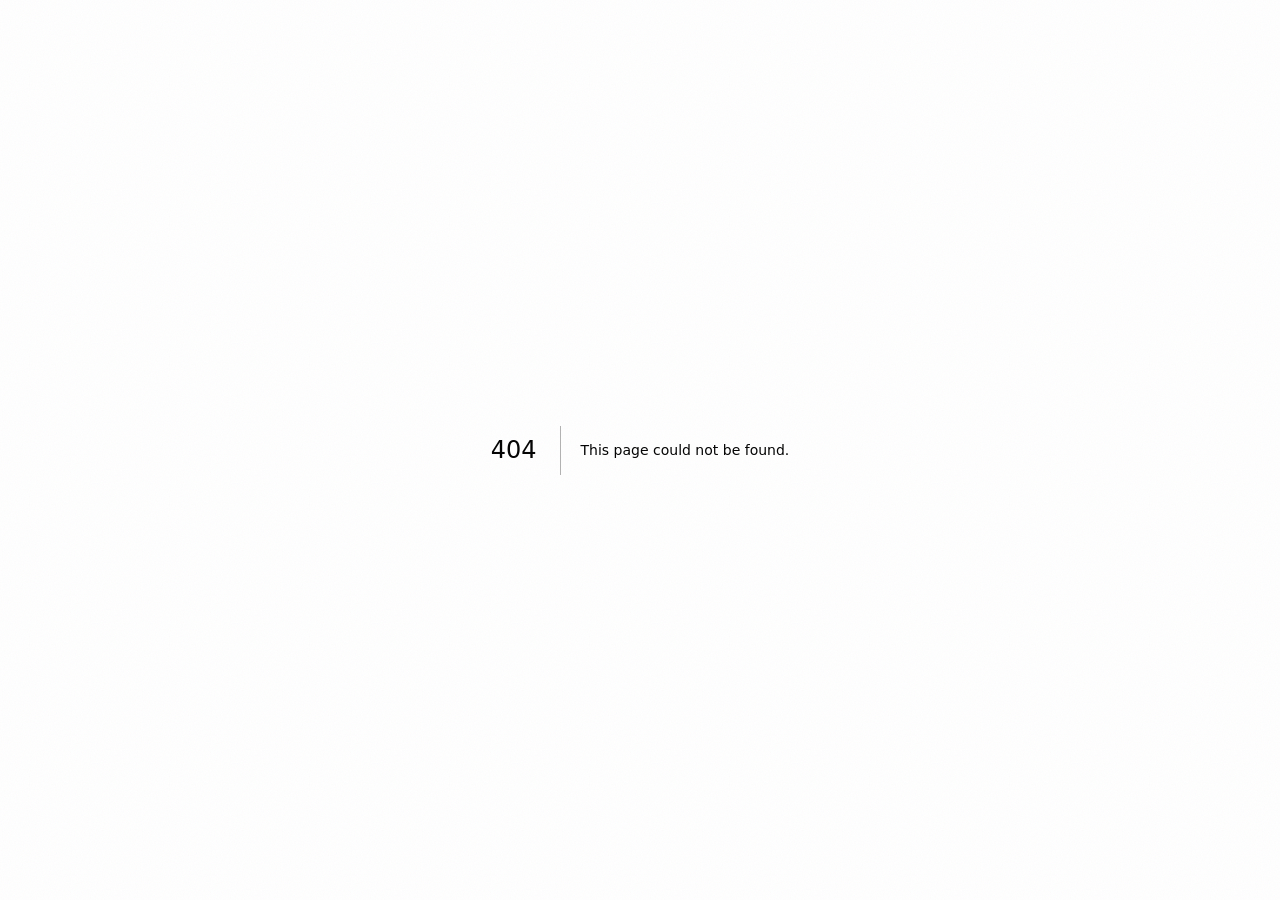
<file: 404/index.html>
<!DOCTYPE html><html lang="en" class="__variable_1d4694 __variable_73ee6c __variable_3c557b"><head><meta charSet="utf-8"/><meta name="viewport" content="width=device-width, initial-scale=1"/><link rel="stylesheet" href="/_next/static/css/c402f70d4c0a0f70.css" data-precedence="next"/><link rel="preload" as="script" fetchPriority="low" href="/_next/static/chunks/webpack-67505aeadfdf73b8.js"/><script src="/_next/static/chunks/fd9d1056-b11b2651f33aae7f.js" async=""></script><script src="/_next/static/chunks/117-e173c366e2bfd494.js" async=""></script><script src="/_next/static/chunks/main-app-1a9dd9c845050a62.js" async=""></script><script src="/_next/static/chunks/app/layout-feffc0b25c8b799a.js" async=""></script><meta name="robots" content="noindex"/><title>404: This page could not be found.</title><title>MISK · Digital Product Studio · Dar es Salaam</title><meta name="description" content="MISK is the digital product studio of Abdul Musawwir: websites and apps that grow your business, media that sells it, and advisory that keeps you compliant. One partner for all three."/><meta property="og:title" content="MISK · Digital Product Studio · Dar es Salaam"/><meta property="og:description" content="MISK is the digital product studio of Abdul Musawwir: websites and apps that grow your business, media that sells it, and advisory that keeps you compliant. One partner for all three."/><meta property="og:url" content="https://abdulmusawwir.github.io/"/><meta property="og:site_name" content="MISK"/><meta property="og:type" content="website"/><meta name="twitter:card" content="summary"/><meta name="twitter:title" content="MISK · Digital Product Studio · Dar es Salaam"/><meta name="twitter:description" content="MISK is the digital product studio of Abdul Musawwir: websites and apps that grow your business, media that sells it, and advisory that keeps you compliant. One partner for all three."/><script src="/_next/static/chunks/polyfills-42372ed130431b0a.js" noModule=""></script></head><body class="grain"><div style="font-family:system-ui,&quot;Segoe UI&quot;,Roboto,Helvetica,Arial,sans-serif,&quot;Apple Color Emoji&quot;,&quot;Segoe UI Emoji&quot;;height:100vh;text-align:center;display:flex;flex-direction:column;align-items:center;justify-content:center"><div><style>body{color:#000;background:#fff;margin:0}.next-error-h1{border-right:1px solid rgba(0,0,0,.3)}@media (prefers-color-scheme:dark){body{color:#fff;background:#000}.next-error-h1{border-right:1px solid rgba(255,255,255,.3)}}</style><h1 class="next-error-h1" style="display:inline-block;margin:0 20px 0 0;padding:0 23px 0 0;font-size:24px;font-weight:500;vertical-align:top;line-height:49px">404</h1><div style="display:inline-block"><h2 style="font-size:14px;font-weight:400;line-height:49px;margin:0">This page could not be found.</h2></div></div></div><script src="/_next/static/chunks/webpack-67505aeadfdf73b8.js" async=""></script><script>(self.__next_f=self.__next_f||[]).push([0]);self.__next_f.push([2,null])</script><script>self.__next_f.push([1,"1:HL[\"/_next/static/css/c402f70d4c0a0f70.css\",\"style\"]\n"])</script><script>self.__next_f.push([1,"2:I[2846,[],\"\"]\n4:I[4707,[],\"\"]\n5:I[6423,[],\"\"]\n6:I[1395,[\"185\",\"static/chunks/app/layout-feffc0b25c8b799a.js\"],\"default\"]\n7:I[4640,[\"185\",\"static/chunks/app/layout-feffc0b25c8b799a.js\"],\"default\"]\nd:I[1060,[],\"\"]\n8:{\"fontFamily\":\"system-ui,\\\"Segoe UI\\\",Roboto,Helvetica,Arial,sans-serif,\\\"Apple Color Emoji\\\",\\\"Segoe UI Emoji\\\"\",\"height\":\"100vh\",\"textAlign\":\"center\",\"display\":\"flex\",\"flexDirection\":\"column\",\"alignItems\":\"center\",\"justifyContent\":\"center\"}\n9:{\"display\":\"inline-block\",\"margin\":\"0 20px 0 0\",\"padding\":\"0 23px 0 0\",\"fontSize\":24,\"fontWeight\":500,\"verticalAlign\":\"top\",\"lineHeight\":\"49px\"}\na:{\"display\":\"inline-block\"}\nb:{\"fontSize\":14,\"fontWeight\":400,\"lineHeight\":\"49px\",\"margin\":0}\ne:[]\n"])</script><script>self.__next_f.push([1,"0:[\"$\",\"$L2\",null,{\"buildId\":\"ebz1m24qQWfN6wdWHEA4L\",\"assetPrefix\":\"\",\"urlParts\":[\"\",\"_not-found\",\"\"],\"initialTree\":[\"\",{\"children\":[\"/_not-found\",{\"children\":[\"__PAGE__\",{}]}]},\"$undefined\",\"$undefined\",true],\"initialSeedData\":[\"\",{\"children\":[\"/_not-found\",{\"children\":[\"__PAGE__\",{},[[\"$L3\",[[\"$\",\"title\",null,{\"children\":\"404: This page could not be found.\"}],[\"$\",\"div\",null,{\"style\":{\"fontFamily\":\"system-ui,\\\"Segoe UI\\\",Roboto,Helvetica,Arial,sans-serif,\\\"Apple Color Emoji\\\",\\\"Segoe UI Emoji\\\"\",\"height\":\"100vh\",\"textAlign\":\"center\",\"display\":\"flex\",\"flexDirection\":\"column\",\"alignItems\":\"center\",\"justifyContent\":\"center\"},\"children\":[\"$\",\"div\",null,{\"children\":[[\"$\",\"style\",null,{\"dangerouslySetInnerHTML\":{\"__html\":\"body{color:#000;background:#fff;margin:0}.next-error-h1{border-right:1px solid rgba(0,0,0,.3)}@media (prefers-color-scheme:dark){body{color:#fff;background:#000}.next-error-h1{border-right:1px solid rgba(255,255,255,.3)}}\"}}],[\"$\",\"h1\",null,{\"className\":\"next-error-h1\",\"style\":{\"display\":\"inline-block\",\"margin\":\"0 20px 0 0\",\"padding\":\"0 23px 0 0\",\"fontSize\":24,\"fontWeight\":500,\"verticalAlign\":\"top\",\"lineHeight\":\"49px\"},\"children\":\"404\"}],[\"$\",\"div\",null,{\"style\":{\"display\":\"inline-block\"},\"children\":[\"$\",\"h2\",null,{\"style\":{\"fontSize\":14,\"fontWeight\":400,\"lineHeight\":\"49px\",\"margin\":0},\"children\":\"This page could not be found.\"}]}]]}]}]],null],null],null]},[null,[\"$\",\"$L4\",null,{\"parallelRouterKey\":\"children\",\"segmentPath\":[\"children\",\"/_not-found\",\"children\"],\"error\":\"$undefined\",\"errorStyles\":\"$undefined\",\"errorScripts\":\"$undefined\",\"template\":[\"$\",\"$L5\",null,{}],\"templateStyles\":\"$undefined\",\"templateScripts\":\"$undefined\",\"notFound\":\"$undefined\",\"notFoundStyles\":\"$undefined\"}]],null]},[[[[\"$\",\"link\",\"0\",{\"rel\":\"stylesheet\",\"href\":\"/_next/static/css/c402f70d4c0a0f70.css\",\"precedence\":\"next\",\"crossOrigin\":\"$undefined\"}]],[\"$\",\"html\",null,{\"lang\":\"en\",\"className\":\"__variable_1d4694 __variable_73ee6c __variable_3c557b\",\"children\":[\"$\",\"body\",null,{\"className\":\"grain\",\"children\":[[\"$\",\"$L6\",null,{}],[\"$\",\"$L7\",null,{}],[\"$\",\"$L4\",null,{\"parallelRouterKey\":\"children\",\"segmentPath\":[\"children\"],\"error\":\"$undefined\",\"errorStyles\":\"$undefined\",\"errorScripts\":\"$undefined\",\"template\":[\"$\",\"$L5\",null,{}],\"templateStyles\":\"$undefined\",\"templateScripts\":\"$undefined\",\"notFound\":[[\"$\",\"title\",null,{\"children\":\"404: This page could not be found.\"}],[\"$\",\"div\",null,{\"style\":\"$8\",\"children\":[\"$\",\"div\",null,{\"children\":[[\"$\",\"style\",null,{\"dangerouslySetInnerHTML\":{\"__html\":\"body{color:#000;background:#fff;margin:0}.next-error-h1{border-right:1px solid rgba(0,0,0,.3)}@media (prefers-color-scheme:dark){body{color:#fff;background:#000}.next-error-h1{border-right:1px solid rgba(255,255,255,.3)}}\"}}],[\"$\",\"h1\",null,{\"className\":\"next-error-h1\",\"style\":\"$9\",\"children\":\"404\"}],[\"$\",\"div\",null,{\"style\":\"$a\",\"children\":[\"$\",\"h2\",null,{\"style\":\"$b\",\"children\":\"This page could not be found.\"}]}]]}]}]],\"notFoundStyles\":[]}]]}]}]],null],null],\"couldBeIntercepted\":false,\"initialHead\":[[\"$\",\"meta\",null,{\"name\":\"robots\",\"content\":\"noindex\"}],\"$Lc\"],\"globalErrorComponent\":\"$d\",\"missingSlots\":\"$We\"}]\n"])</script><script>self.__next_f.push([1,"c:[[\"$\",\"meta\",\"0\",{\"name\":\"viewport\",\"content\":\"width=device-width, initial-scale=1\"}],[\"$\",\"meta\",\"1\",{\"charSet\":\"utf-8\"}],[\"$\",\"title\",\"2\",{\"children\":\"MISK · Digital Product Studio · Dar es Salaam\"}],[\"$\",\"meta\",\"3\",{\"name\":\"description\",\"content\":\"MISK is the digital product studio of Abdul Musawwir: websites and apps that grow your business, media that sells it, and advisory that keeps you compliant. One partner for all three.\"}],[\"$\",\"meta\",\"4\",{\"property\":\"og:title\",\"content\":\"MISK · Digital Product Studio · Dar es Salaam\"}],[\"$\",\"meta\",\"5\",{\"property\":\"og:description\",\"content\":\"MISK is the digital product studio of Abdul Musawwir: websites and apps that grow your business, media that sells it, and advisory that keeps you compliant. One partner for all three.\"}],[\"$\",\"meta\",\"6\",{\"property\":\"og:url\",\"content\":\"https://abdulmusawwir.github.io/\"}],[\"$\",\"meta\",\"7\",{\"property\":\"og:site_name\",\"content\":\"MISK\"}],[\"$\",\"meta\",\"8\",{\"property\":\"og:type\",\"content\":\"website\"}],[\"$\",\"meta\",\"9\",{\"name\":\"twitter:card\",\"content\":\"summary\"}],[\"$\",\"meta\",\"10\",{\"name\":\"twitter:title\",\"content\":\"MISK · Digital Product Studio · Dar es Salaam\"}],[\"$\",\"meta\",\"11\",{\"name\":\"twitter:description\",\"content\":\"MISK is the digital product studio of Abdul Musawwir: websites and apps that grow your business, media that sells it, and advisory that keeps you compliant. One partner for all three.\"}]]\n3:null\n"])</script></body></html>
</file>
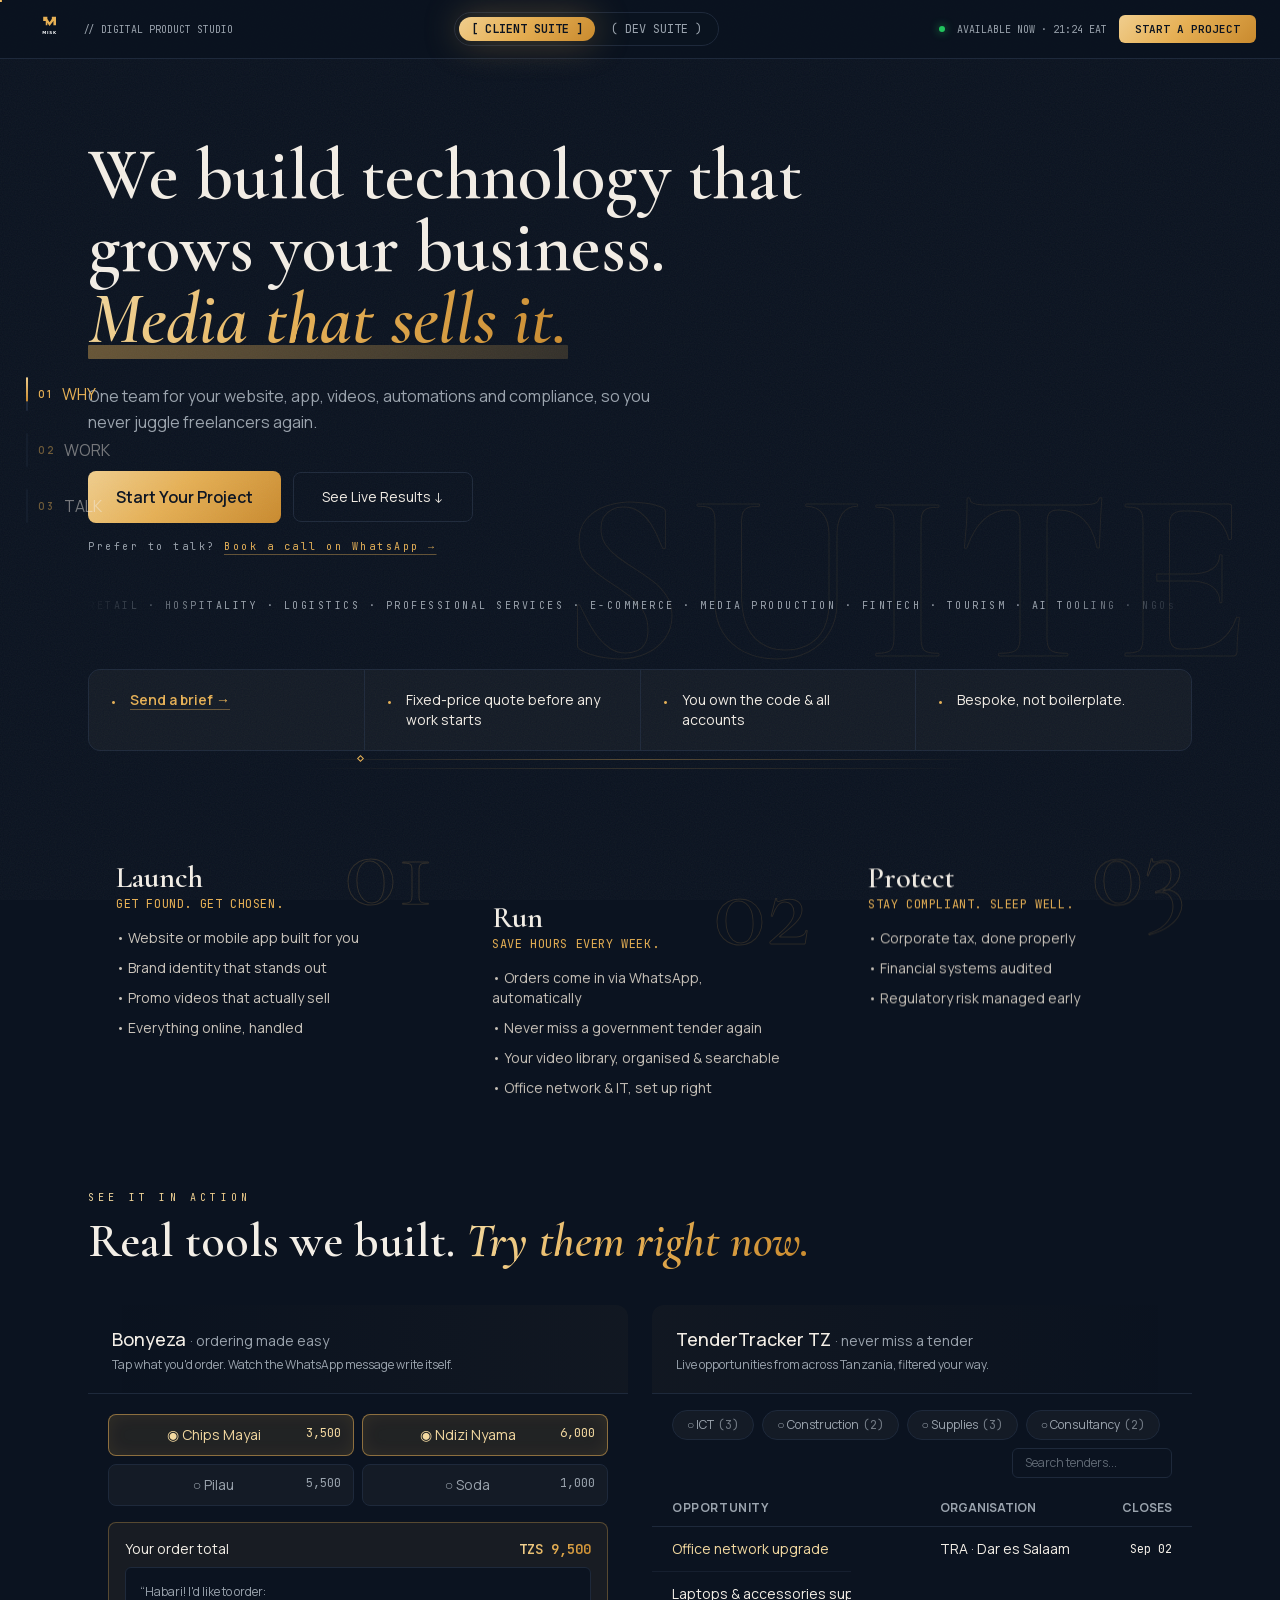
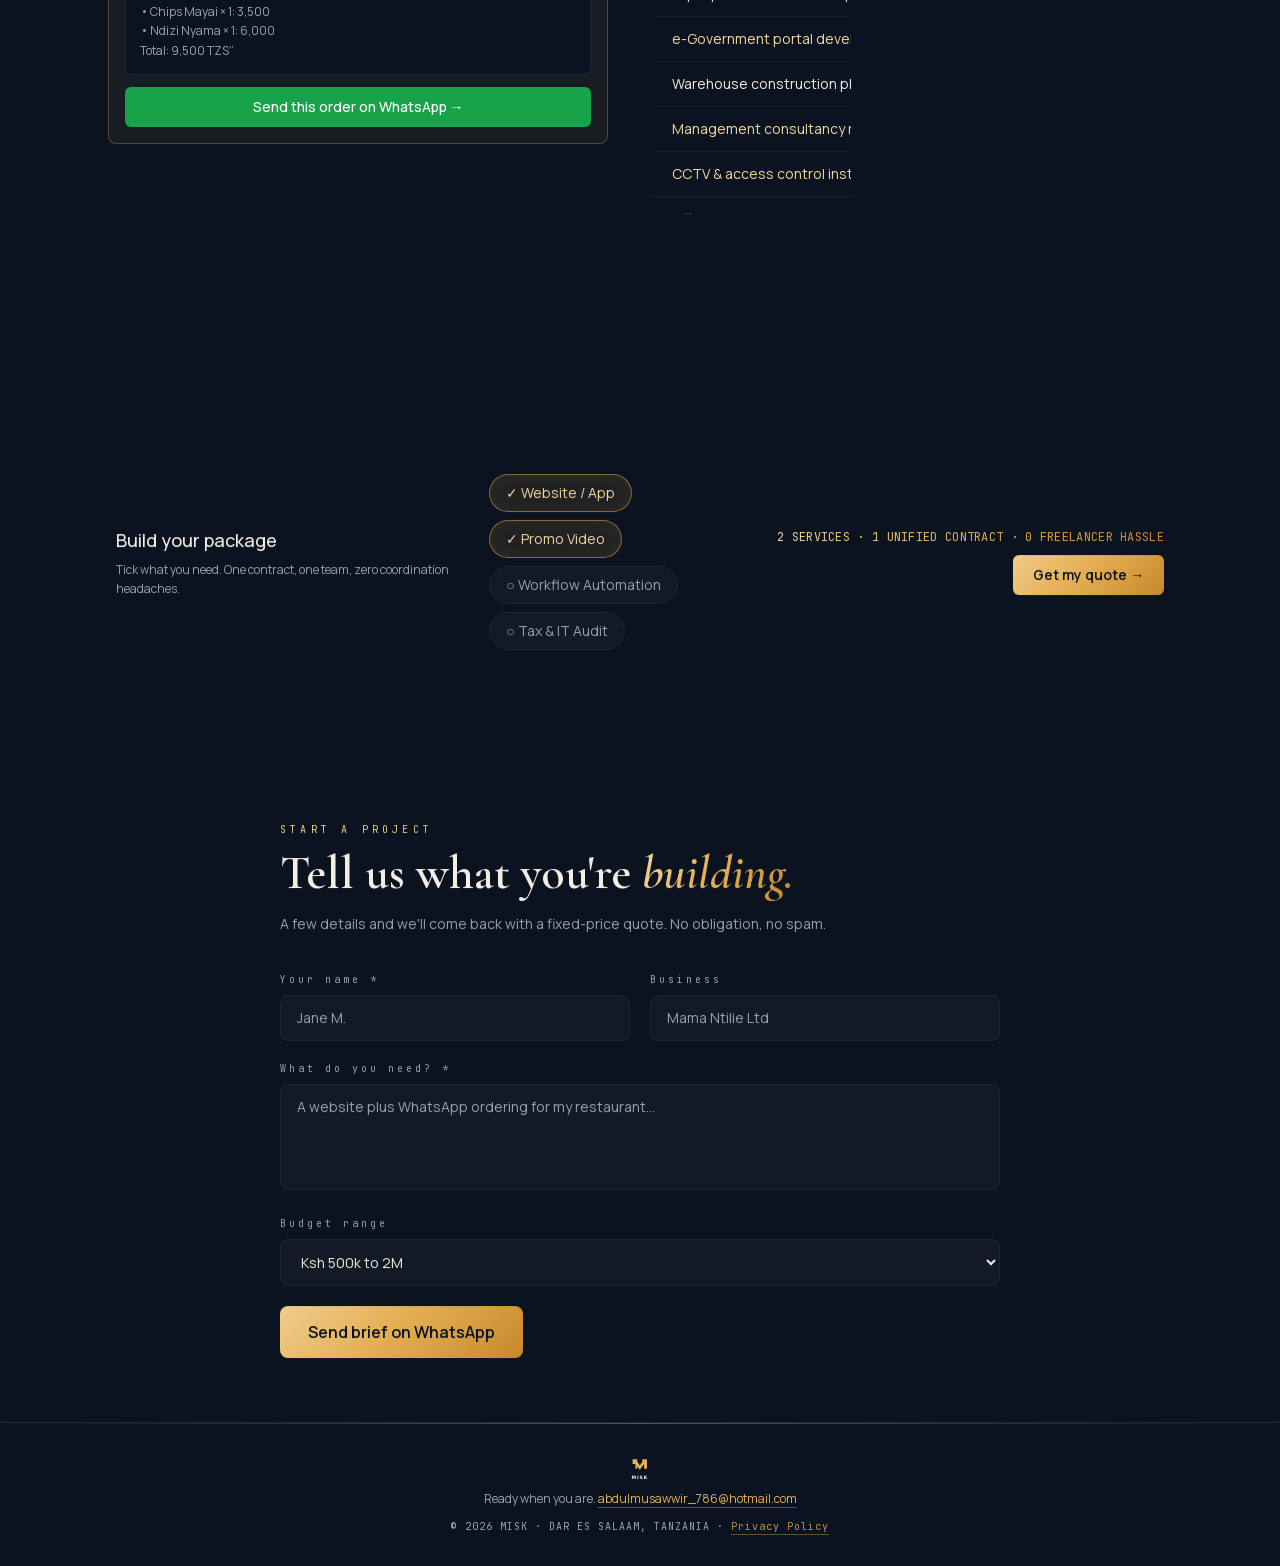
<file: client/index.html>
<!DOCTYPE html><html lang="en" class="__variable_1d4694 __variable_73ee6c __variable_3c557b"><head><meta charSet="utf-8"/><meta name="viewport" content="width=device-width, initial-scale=1"/><link rel="stylesheet" href="/_next/static/css/c402f70d4c0a0f70.css" data-precedence="next"/><link rel="preload" as="script" fetchPriority="low" href="/_next/static/chunks/webpack-67505aeadfdf73b8.js"/><script src="/_next/static/chunks/fd9d1056-b11b2651f33aae7f.js" async=""></script><script src="/_next/static/chunks/117-e173c366e2bfd494.js" async=""></script><script src="/_next/static/chunks/main-app-1a9dd9c845050a62.js" async=""></script><script src="/_next/static/chunks/c15bf2b0-7971b3d333b0cf68.js" async=""></script><script src="/_next/static/chunks/972-8c0ee6fabcd1342f.js" async=""></script><script src="/_next/static/chunks/238-3d16936187fb8d29.js" async=""></script><script src="/_next/static/chunks/235-ebf466171ab253e2.js" async=""></script><script src="/_next/static/chunks/699-37a46c5b255ef913.js" async=""></script><script src="/_next/static/chunks/app/client/page-7c9bacb364cfae8a.js" async=""></script><script src="/_next/static/chunks/app/layout-feffc0b25c8b799a.js" async=""></script><title>Client &amp; Enterprise Suite · MISK</title><meta name="description" content="Websites, apps, promo video, WhatsApp ordering and compliance advisory for businesses in Tanzania and beyond. One unified contract, zero freelancer friction."/><meta property="og:title" content="Client &amp; Enterprise Suite · MISK"/><meta property="og:description" content="Websites, apps, promo video, WhatsApp ordering and compliance advisory for businesses in Tanzania and beyond. One unified contract, zero freelancer friction."/><meta property="og:url" content="https://abdulmusawwir.github.io/"/><meta property="og:site_name" content="MISK"/><meta property="og:image:type" content="image/png"/><meta property="og:image:width" content="1200"/><meta property="og:image:height" content="630"/><meta property="og:image" content="https://abdulmusawwir.github.io/opengraph-image.png?def1c16df889c336"/><meta property="og:type" content="website"/><meta name="twitter:card" content="summary_large_image"/><meta name="twitter:title" content="Client &amp; Enterprise Suite · MISK"/><meta name="twitter:description" content="Websites, apps, promo video, WhatsApp ordering and compliance advisory for businesses in Tanzania and beyond. One unified contract, zero freelancer friction."/><meta name="twitter:image:type" content="image/png"/><meta name="twitter:image:width" content="1200"/><meta name="twitter:image:height" content="630"/><meta name="twitter:image" content="https://abdulmusawwir.github.io/opengraph-image.png?def1c16df889c336"/><link rel="icon" href="/icon.svg?94942f29dd67c2d0" type="image/svg+xml" sizes="any"/><script src="/_next/static/chunks/polyfills-42372ed130431b0a.js" noModule=""></script></head><body class="grain"><div class="min-h-screen"><header class="glass sticky top-0 z-50 flex items-center justify-between px-6 py-3"><a class="flex items-center gap-2" aria-label="MISK, back to home" href="/"><svg viewBox="0 0 800 500" class="h-8 w-auto" fill="none" xmlns="http://www.w3.org/2000/svg" role="img" aria-label="MISK · Digital Product Studio"><g transform="translate(0, -10)"><g transform="translate(300, 70)"><path d="M0 0 H65 V130 H40 V65 H0 Z" fill="#E6B055"></path><path d="M135 0 H200 V130 H160 V65 H135 Z" fill="#E6B055"></path><path d="M65 35 L100 85 L135 35 L160 65 L100 145 L40 65 Z" fill="#E6B055"></path></g><text x="400" y="345" font-family="system-ui, -apple-system, sans-serif" font-size="64" font-weight="900" letter-spacing="12" fill="#F8FAFC" text-anchor="middle">MISK</text></g></svg><span class="hidden font-mono text-[10px] text-fog sm:inline">// DIGITAL PRODUCT STUDIO</span></a><nav class="flex gap-1 rounded-full border border-seam bg-ink/80 p-1 font-mono text-xs" aria-label="Suites"><a aria-current="page" class="rounded-full px-3 py-1 transition bg-brass font-semibold text-ink shadow-glow" href="/client/">[ CLIENT SUITE ]</a><a class="rounded-full px-3 py-1 transition text-fog hover:text-cream" href="/dev/">( DEV SUITE )</a></nav><div class="flex items-center gap-3"><div class="hidden lg:flex items-center gap-3 font-mono text-[10px] text-fog"><span class="h-1.5 w-1.5 rounded-full bg-green-500 animate-pulseSoft shadow-[0_0_8px_rgba(34,197,94,.8)]"></span><span>AVAILABLE NOW</span></div><button class="rounded-md px-4 py-1.5 font-mono text-[11px] font-semibold transition bg-brass text-ink hover:brightness-110 hover:shadow-glow">START A PROJECT</button></div></header><aside class="chapter-rail"><button type="button" data-chapter="why"><i class="rail-track" aria-hidden="true"><i class="rail-fill"></i></i><b>01</b><em>WHY</em></button><button type="button" data-chapter="work"><i class="rail-track" aria-hidden="true"><i class="rail-fill"></i></i><b>02</b><em>WORK</em></button><button type="button" data-chapter="talk"><i class="rail-track" aria-hidden="true"><i class="rail-fill"></i></i><b>03</b><em>TALK</em></button></aside><section class="relative overflow-hidden" data-chapter="why"><span class="watermark" aria-hidden="true" data-parallax="0.1">SUITE</span><div class="hero-wash pointer-events-none absolute inset-0" aria-hidden="true"></div><div data-hero-stagger="true" data-parallax="0.09" class="relative mx-auto max-w-6xl px-6 pb-12 pt-20"><h1 class="max-w-3xl font-display text-6xl font-semibold leading-[1.05] md:text-7xl">We build technology that grows your business.<br/><em class="brass-text italic ink-underline">Media that sells it.</em></h1><p class="mt-7 max-w-xl text-base leading-relaxed text-fog">One team for your website, app, videos, automations and compliance, so you never juggle freelancers again.</p><div class="mt-9 flex flex-wrap items-center justify-start gap-3"><a href="mailto:abdulmusawwir_786@hotmail.com?subject=Turnkey%20Strategy%20Consultation" class="brass rounded-lg px-7 py-3.5 font-semibold text-ink transition hover:brightness-110 hover:shadow-glow" data-magnetic="true">Start Your Project</a><a href="#action" class="rounded-lg border border-seam px-7 py-3.5 text-sm transition hover:border-brass hover:bg-white/[.02]" data-magnetic="true">See Live Results ↓</a></div><p class="mt-4 font-mono text-[10px] tracking-[0.25em] text-fog">Prefer to talk?<!-- --> <a href="https://wa.me/255782681781?text=Hi%20MISK%2C%20I%27d%20like%20to%20book%20a%20quick%20call%20about%20my%20project" target="_blank" rel="noopener noreferrer" class="text-brass underline decoration-brass/40 underline-offset-4 hover:decoration-brass">Book a call on WhatsApp →</a></p><div class="marquee overflow-hidden mt-11 font-mono text-[10px] tracking-[0.25em] text-fog"><div class="marquee-track"><span class="marquee-unit">RETAIL · HOSPITALITY · LOGISTICS · PROFESSIONAL SERVICES · E-COMMERCE · MEDIA PRODUCTION · FINTECH · TOURISM · AI TOOLING · NGOs</span></div></div></div></section><section class="mx-auto max-w-6xl px-6 pb-2 pt-2" data-reveal="true"><ul class="grid gap-px overflow-hidden rounded-xl border border-seam bg-seam sm:grid-cols-2 lg:grid-cols-4"><li class="flex items-start gap-3 bg-panel p-5 text-sm text-cream"><span aria-hidden="true" class="mt-0.5 text-brass">•</span><a href="mailto:abdulmusawwir_786@hotmail.com?subject=Turnkey%20Strategy%20Consultation" class="font-semibold text-brass underline decoration-brass/40 underline-offset-4 hover:decoration-brass" data-magnetic="true">Send a brief →</a></li><li class="flex items-start gap-3 bg-panel p-5 text-sm text-cream"><span aria-hidden="true" class="mt-0.5 text-brass">•</span><span>Fixed-price quote before any work starts</span></li><li class="flex items-start gap-3 bg-panel p-5 text-sm text-cream"><span aria-hidden="true" class="mt-0.5 text-brass">•</span><span>You own the code &amp; all accounts</span></li><li class="flex items-start gap-3 bg-panel p-5 text-sm text-cream"><span aria-hidden="true" class="mt-0.5 text-brass">•</span><span>Bespoke, not boilerplate.</span></li></ul></section><div class="rule mx-auto max-w-2xl"></div><section class="mx-auto grid max-w-6xl gap-6 px-6 pb-16 pt-14 md:grid-cols-3" data-chapter="work"><article data-reveal="true" data-reveal-delay="0" class="card relative overflow-hidden rounded-xl p-7 pt-8 "><span aria-hidden="true" class="card-num">01</span><h3 class="relative z-10 font-display text-3xl font-semibold">Launch</h3><p class="relative z-10 mb-4 font-mono text-xs tracking-wider text-brass">GET FOUND. GET CHOSEN.</p><ul class="relative z-10 space-y-2.5 text-sm text-[#C9C3BA]"><li>• <!-- -->Website or mobile app built for you</li><li>• <!-- -->Brand identity that stands out</li><li>• <!-- -->Promo videos that actually sell</li><li>• <!-- -->Everything online, handled</li></ul></article><article data-reveal="true" data-reveal-delay="0.12" class="card relative overflow-hidden rounded-xl p-7 pt-8 md:mt-10"><span aria-hidden="true" class="card-num">02</span><h3 class="relative z-10 font-display text-3xl font-semibold">Run</h3><p class="relative z-10 mb-4 font-mono text-xs tracking-wider text-brass">SAVE HOURS EVERY WEEK.</p><ul class="relative z-10 space-y-2.5 text-sm text-[#C9C3BA]"><li>• <!-- -->Orders come in via WhatsApp, automatically</li><li>• <!-- -->Never miss a government tender again</li><li>• <!-- -->Your video library, organised &amp; searchable</li><li>• <!-- -->Office network &amp; IT, set up right</li></ul></article><article data-reveal="true" data-reveal-delay="0.24" class="card relative overflow-hidden rounded-xl p-7 pt-8 "><span aria-hidden="true" class="card-num">03</span><h3 class="relative z-10 font-display text-3xl font-semibold">Protect</h3><p class="relative z-10 mb-4 font-mono text-xs tracking-wider text-brass">STAY COMPLIANT. SLEEP WELL.</p><ul class="relative z-10 space-y-2.5 text-sm text-[#C9C3BA]"><li>• <!-- -->Corporate tax, done properly</li><li>• <!-- -->Financial systems audited</li><li>• <!-- -->Regulatory risk managed early</li></ul></article></section><section id="action" class="mx-auto max-w-6xl scroll-mt-24 px-6 pb-20" data-chapter="talk"><div class="mb-10" data-reveal="true"><p class="brass-text mb-3 font-mono text-[10px] tracking-[0.42em]">SEE IT IN ACTION</p><h2 class="font-display text-5xl font-semibold">Real tools we built. <em class="brass-text italic">Try them right now.</em></h2></div><div class="grid gap-6 lg:grid-cols-2" data-reveal="true"><div class="card overflow-hidden rounded-xl"><div class="border-b border-seam bg-gradient-to-r from-transparent to-brass/[0.03] px-6 py-5"><h4 class="text-lg font-medium">Bonyeza <span class="text-sm font-normal text-fog">· ordering made easy</span></h4><p class="mt-1 text-xs text-fog">Tap what you&#x27;d order. Watch the WhatsApp message write itself.</p></div><div class="grid grid-cols-2 gap-2 p-5"><button aria-pressed="true" class="rounded-lg px-3 py-2.5 text-sm transition brass-ring bg-brass/10 border border-brass/55 text-brass-pale">◉<!-- --> <!-- -->Chips Mayai<span class="float-right font-mono text-xs">3,500</span></button><button aria-pressed="true" class="rounded-lg px-3 py-2.5 text-sm transition brass-ring bg-brass/10 border border-brass/55 text-brass-pale">◉<!-- --> <!-- -->Ndizi Nyama<span class="float-right font-mono text-xs">6,000</span></button><button aria-pressed="false" class="rounded-lg px-3 py-2.5 text-sm transition chip text-fog hover:text-cream">○<!-- --> <!-- -->Pilau<span class="float-right font-mono text-xs">5,500</span></button><button aria-pressed="false" class="rounded-lg px-3 py-2.5 text-sm transition chip text-fog hover:text-cream">○<!-- --> <!-- -->Soda<span class="float-right font-mono text-xs">1,000</span></button><div class="col-span-2 mt-2 rounded-lg border border-brass/30 bg-brass/[0.06] p-4"><div class="mb-2 flex justify-between text-sm"><span>Your order total</span><span class="brass-text font-mono font-semibold">TZS <!-- -->9,500</span></div><div class="rounded-md border border-seam bg-ink p-3.5 text-xs leading-relaxed text-fog"><span class="whitespace-pre-line">“<!-- -->Habari! I&#x27;d like to order:
• Chips Mayai × 1: 3,500
• Ndizi Nyama × 1: 6,000
Total: 9,500 TZS<!-- -->”</span></div><button class="mt-3 w-full rounded-md bg-green-600 py-2.5 text-sm font-medium text-white transition enabled:hover:bg-green-500 enabled:hover:shadow-[0_0_24px_rgba(34,197,94,.35)] disabled:cursor-not-allowed disabled:opacity-40">Send this order on WhatsApp →</button></div></div></div><div class="card overflow-hidden rounded-xl"><div class="border-b border-seam bg-gradient-to-l from-transparent to-brass/[0.03] px-6 py-5"><h4 class="text-lg font-medium">TenderTracker TZ <span class="text-sm font-normal text-fog">· never miss a tender</span></h4><p class="mt-1 text-xs text-fog">Live opportunities from across Tanzania, filtered your way.</p></div><div class="flex flex-wrap items-center gap-2 px-5 pt-4"><button aria-pressed="false" class="rounded-full px-3.5 py-1.5 text-xs transition chip text-fog hover:text-cream">○<!-- --> <!-- -->ICT<span class="ml-1 font-mono opacity-70">(<!-- -->3<!-- -->)</span></button><button aria-pressed="false" class="rounded-full px-3.5 py-1.5 text-xs transition chip text-fog hover:text-cream">○<!-- --> <!-- -->Construction<span class="ml-1 font-mono opacity-70">(<!-- -->2<!-- -->)</span></button><button aria-pressed="false" class="rounded-full px-3.5 py-1.5 text-xs transition chip text-fog hover:text-cream">○<!-- --> <!-- -->Supplies<span class="ml-1 font-mono opacity-70">(<!-- -->3<!-- -->)</span></button><button aria-pressed="false" class="rounded-full px-3.5 py-1.5 text-xs transition chip text-fog hover:text-cream">○<!-- --> <!-- -->Consultancy<span class="ml-1 font-mono opacity-70">(<!-- -->2<!-- -->)</span></button><input placeholder="Search tenders..." aria-label="Search tenders" class="ml-auto w-40 rounded-md border border-seam bg-ink px-3 py-1.5 text-xs text-cream placeholder:text-fog/60 focus:border-brass/50 focus:outline-none" value=""/></div><table class="mt-3 w-full text-left text-sm"><thead><tr class="border-b border-seam text-xs text-fog"><th class="px-5 py-2.5 tracking-wider">OPPORTUNITY</th><th>ORGANISATION</th><th class="pr-5 text-right">CLOSES</th></tr></thead><tbody><tr class="cursor-pointer border-b border-seam/60 transition hover:bg-white/[.02]"><td class="px-5 py-3 text-brass-pale">Office network upgrade</td><td>TRA<!-- --> · <!-- -->Dar es Salaam</td><td class="pr-5 text-right font-mono text-xs">Sep 02</td></tr><tr class="cursor-pointer border-b border-seam/60 transition hover:bg-white/[.02]"><td class="px-5 py-3 ">Laptops &amp; accessories supply</td><td>TANESCO<!-- --> · <!-- -->Dar es Salaam</td><td class="pr-5 text-right font-mono text-xs">Sep 05</td></tr><tr class="cursor-pointer border-b border-seam/60 transition hover:bg-white/[.02]"><td class="px-5 py-3 text-brass-pale">e-Government portal development</td><td>eGA<!-- --> · <!-- -->Dodoma</td><td class="pr-5 text-right font-mono text-xs">Sep 11</td></tr><tr class="cursor-pointer border-b border-seam/60 transition hover:bg-white/[.02]"><td class="px-5 py-3 ">Warehouse construction phase II</td><td>TASAF<!-- --> · <!-- -->Mwanza</td><td class="pr-5 text-right font-mono text-xs">Sep 14</td></tr><tr class="cursor-pointer border-b border-seam/60 transition hover:bg-white/[.02]"><td class="px-5 py-3 text-brass-pale">Management consultancy retainer</td><td>NMB<!-- --> · <!-- -->Dar es Salaam</td><td class="pr-5 text-right font-mono text-xs">Sep 18</td></tr><tr class="cursor-pointer border-b border-seam/60 transition hover:bg-white/[.02]"><td class="px-5 py-3 text-brass-pale">CCTV &amp; access control installation</td><td>TRA<!-- --> · <!-- -->Arusha</td><td class="pr-5 text-right font-mono text-xs">Sep 21</td></tr><tr class="cursor-pointer border-b border-seam/60 transition hover:bg-white/[.02]"><td class="px-5 py-3 ">Office furniture supply</td><td>IRINGA DC<!-- --> · <!-- -->Iringa</td><td class="pr-5 text-right font-mono text-xs">Sep 24</td></tr><tr class="cursor-pointer border-b border-seam/60 transition hover:bg-white/[.02]"><td class="px-5 py-3 ">Road rehabilitation works</td><td>TANROADS<!-- --> · <!-- -->Mbeya</td><td class="pr-5 text-right font-mono text-xs">Sep 28</td></tr><tr class="cursor-pointer border-b border-seam/60 transition hover:bg-white/[.02]"><td class="px-5 py-3 text-brass-pale">Financial systems audit services</td><td>SUMATRA<!-- --> · <!-- -->Dar es Salaam</td><td class="pr-5 text-right font-mono text-xs">Oct 02</td></tr><tr class="cursor-pointer border-b border-seam/60 transition hover:bg-white/[.02]"><td class="px-5 py-3 ">Data centre equipment supply</td><td>TCRA<!-- --> · <!-- -->Dar es Salaam</td><td class="pr-5 text-right font-mono text-xs">Oct 06</td></tr></tbody></table><div class="flex justify-between border-t border-seam px-5 py-3.5 text-xs text-fog"><span>+ more listings every day</span><span class="font-mono text-[10px]">UPDATED HOURLY</span></div></div></div><div data-reveal="true"><div class="card mt-6 flex flex-col gap-6 rounded-xl p-7 lg:flex-row lg:items-center"><div class="lg:w-1/3"><h4 class="text-lg font-medium">Build your package</h4><p class="mt-1.5 text-xs leading-relaxed text-fog">Tick what you need. One contract, one team, zero coordination headaches.</p></div><div class="flex flex-wrap gap-2 lg:flex-1"><button aria-pressed="true" title="Built to win customers" class="rounded-full px-4 py-2 text-sm transition brass-ring bg-brass/10 border border-brass/55 text-brass-pale">✓<!-- --> <!-- -->Website / App</button><button aria-pressed="true" title="Media that sells" class="rounded-full px-4 py-2 text-sm transition brass-ring bg-brass/10 border border-brass/55 text-brass-pale">✓<!-- --> <!-- -->Promo Video</button><button aria-pressed="false" title="Repetitive work, on autopilot" class="rounded-full px-4 py-2 text-sm transition chip text-fog hover:text-cream">○<!-- --> <!-- -->Workflow Automation</button><button aria-pressed="false" title="Compliance, handled" class="rounded-full px-4 py-2 text-sm transition chip text-fog hover:text-cream">○<!-- --> <!-- -->Tax &amp; IT Audit</button></div><div class="shrink-0 lg:text-right"><div class="brass-text font-mono text-xs tracking-wide">2 SERVICES · 1 UNIFIED CONTRACT · 0 FREELANCER HASSLE</div><a href="mailto:abdulmusawwir_786@hotmail.com?subject=Package%20quote%20request&amp;body=Habari%20Abdul%2C%0A%0AI&#x27;m%20interested%20in%20a%20unified%20package%20covering%3A%0A-%20Website%20%2F%20App%0A-%20Promo%20Video%0A%0APlease%20reach%20out%20to%20schedule%20a%20consultation.%0A%0AAsante!" class="brass mt-2.5 inline-block rounded-md px-5 py-2.5 text-sm font-semibold text-ink transition hover:brightness-110 hover:shadow-glow">Get my quote →</a></div></div></div></section><div data-reveal="true"><section id="start" class="mx-auto max-w-3xl scroll-mt-24 px-6 py-16"><p class="brass-text mb-3 font-mono text-[10px] tracking-[0.42em]">START A PROJECT</p><h2 class="font-display text-5xl font-semibold">Tell us what you&#x27;re <em class="brass-text italic">building.</em></h2><p class="mt-4 max-w-xl text-sm leading-relaxed text-fog">A few details and we&#x27;ll come back with a fixed-price quote. No obligation, no spam.</p><form class="mt-9 space-y-5"><div class="grid gap-5 sm:grid-cols-2"><label class="block"><span class="mb-2 block font-mono text-[10px] tracking-[0.3em] text-fog">Your name<!-- --> *</span><input required="" class="w-full rounded-lg border border-seam bg-panel px-4 py-3 text-sm text-cream outline-none transition focus:border-brass" placeholder="Jane M." value=""/></label><label class="block"><span class="mb-2 block font-mono text-[10px] tracking-[0.3em] text-fog">Business</span><input class="w-full rounded-lg border border-seam bg-panel px-4 py-3 text-sm text-cream outline-none transition focus:border-brass" placeholder="Mama Ntilie Ltd" value=""/></label></div><label class="block"><span class="mb-2 block font-mono text-[10px] tracking-[0.3em] text-fog">What do you need?<!-- --> *</span><textarea required="" rows="4" class="w-full rounded-lg border border-seam bg-panel px-4 py-3 text-sm text-cream outline-none transition focus:border-brass resize-none" placeholder="A website plus WhatsApp ordering for my restaurant..."></textarea></label><label class="block"><span class="mb-2 block font-mono text-[10px] tracking-[0.3em] text-fog">Budget range</span><select class="w-full rounded-lg border border-seam bg-panel px-4 py-3 text-sm text-cream outline-none transition focus:border-brass"><option value="Under Ksh 500k">Under Ksh 500k</option><option value="Ksh 500k to 2M" selected="">Ksh 500k to 2M</option><option value="Ksh 2M to 10M">Ksh 2M to 10M</option><option value="Ksh 10M+">Ksh 10M+</option><option value="Not sure yet">Not sure yet</option></select></label><div class="flex items-center gap-4"><button type="submit" class="brass rounded-lg px-7 py-3.5 font-semibold text-ink transition hover:brightness-110 hover:shadow-glow">Send brief on WhatsApp</button></div></form></section></div><div class="scroll-progress" id="scroll-progress" aria-hidden="true"></div><div aria-hidden="true" class="cursor-halo pointer-events-none fixed left-[-240px] top-[-240px] z-20 rounded-full" style="width:480px;height:480px;background:radial-gradient(circle, rgba(230,176,85,0.16), rgba(230,176,85,0.03) 45%, transparent 70%)"></div><footer class="relative border-t border-seam py-8 text-center"><div class="seam-top"></div><svg viewBox="0 0 800 500" class="mx-auto h-9 w-auto" fill="none" xmlns="http://www.w3.org/2000/svg" role="img" aria-label="MISK · Digital Product Studio"><g transform="translate(0, -10)"><g transform="translate(300, 70)"><path d="M0 0 H65 V130 H40 V65 H0 Z" fill="#E6B055"></path><path d="M135 0 H200 V130 H160 V65 H135 Z" fill="#E6B055"></path><path d="M65 35 L100 85 L135 35 L160 65 L100 145 L40 65 Z" fill="#E6B055"></path></g><text x="400" y="345" font-family="system-ui, -apple-system, sans-serif" font-size="64" font-weight="900" letter-spacing="12" fill="#F8FAFC" text-anchor="middle">MISK</text></g></svg><p class="text-xs text-fog">Ready when you are.<!-- --> <a class="text-brass underline decoration-brass/40 underline-offset-4 hover:decoration-brass" href="mailto:abdulmusawwir_786@hotmail.com">abdulmusawwir_786@hotmail.com</a></p><p class="mt-3 font-mono text-[10px] tracking-widest text-fog">© 2026 MISK · DAR ES SALAAM, TANZANIA ·<!-- --> <a class="text-brass/80 underline decoration-brass/40 underline-offset-4 hover:text-brass" href="/privacy/">Privacy Policy</a></p></footer></div><script src="/_next/static/chunks/webpack-67505aeadfdf73b8.js" async=""></script><script>(self.__next_f=self.__next_f||[]).push([0]);self.__next_f.push([2,null])</script><script>self.__next_f.push([1,"1:HL[\"/_next/static/css/c402f70d4c0a0f70.css\",\"style\"]\n"])</script><script>self.__next_f.push([1,"2:I[2846,[],\"\"]\n4:I[8244,[\"922\",\"static/chunks/c15bf2b0-7971b3d333b0cf68.js\",\"972\",\"static/chunks/972-8c0ee6fabcd1342f.js\",\"238\",\"static/chunks/238-3d16936187fb8d29.js\",\"235\",\"static/chunks/235-ebf466171ab253e2.js\",\"699\",\"static/chunks/699-37a46c5b255ef913.js\",\"394\",\"static/chunks/app/client/page-7c9bacb364cfae8a.js\"],\"default\"]\n5:I[1861,[\"922\",\"static/chunks/c15bf2b0-7971b3d333b0cf68.js\",\"972\",\"static/chunks/972-8c0ee6fabcd1342f.js\",\"238\",\"static/chunks/238-3d16936187fb8d29.js\",\"235\",\"static/chunks/235-ebf466171ab253e2.js\",\"699\",\"static/chunks/699-37a46c5b255ef913.js\",\"394\",\"static/chunks/app/client/page-7c9bacb364cfae8a.js\"],\"default\"]\n6:I[8749,[\"922\",\"static/chunks/c15bf2b0-7971b3d333b0cf68.js\",\"972\",\"static/chunks/972-8c0ee6fabcd1342f.js\",\"238\",\"static/chunks/238-3d16936187fb8d29.js\",\"235\",\"static/chunks/235-ebf466171ab253e2.js\",\"699\",\"static/chunks/699-37a46c5b255ef913.js\",\"394\",\"static/chunks/app/client/page-7c9bacb364cfae8a.js\"],\"default\"]\n7:I[7045,[\"922\",\"static/chunks/c15bf2b0-7971b3d333b0cf68.js\",\"972\",\"static/chunks/972-8c0ee6fabcd1342f.js\",\"238\",\"static/chunks/238-3d16936187fb8d29.js\",\"235\",\"static/chunks/235-ebf466171ab253e2.js\",\"699\",\"static/chunks/699-37a46c5b255ef913.js\",\"394\",\"static/chunks/app/client/page-7c9bacb364cfae8a.js\"],\"default\"]\n8:I[859,[\"922\",\"static/chunks/c15bf2b0-7971b3d333b0cf68.js\",\"972\",\"static/chunks/972-8c0ee6fabcd1342f.js\",\"238\",\"static/chunks/238-3d16936187fb8d29.js\",\"235\",\"static/chunks/235-ebf466171ab253e2.js\",\"699\",\"static/chunks/699-37a46c5b255ef913.js\",\"394\",\"static/chunks/app/client/page-7c9bacb364cfae8a.js\"],\"default\"]\n9:I[5245,[\"922\",\"static/chunks/c15bf2b0-7971b3d333b0cf68.js\",\"972\",\"static/chunks/972-8c0ee6fabcd1342f.js\",\"238\",\"static/chunks/238-3d16936187fb8d29.js\",\"235\",\"static/chunks/235-ebf466171ab253e2.js\",\"699\",\"static/chunks/699-37a46c5b255ef913.js\",\"394\",\"static/chunks/app/client/page-7c9bacb364cfae8a.js\"],\"default\"]\na:I[9206,[\"922\",\"static/chunks/c15bf2b0-7971b3d333b0cf68.js\",\"972\",\"static/chunks/972-8c0ee6fabcd1342f.js\",\"238\",\"static/chunks/238-3d16936187f"])</script><script>self.__next_f.push([1,"b8d29.js\",\"235\",\"static/chunks/235-ebf466171ab253e2.js\",\"699\",\"static/chunks/699-37a46c5b255ef913.js\",\"394\",\"static/chunks/app/client/page-7c9bacb364cfae8a.js\"],\"default\"]\nb:I[2972,[\"922\",\"static/chunks/c15bf2b0-7971b3d333b0cf68.js\",\"972\",\"static/chunks/972-8c0ee6fabcd1342f.js\",\"238\",\"static/chunks/238-3d16936187fb8d29.js\",\"235\",\"static/chunks/235-ebf466171ab253e2.js\",\"699\",\"static/chunks/699-37a46c5b255ef913.js\",\"394\",\"static/chunks/app/client/page-7c9bacb364cfae8a.js\"],\"\"]\nc:I[4707,[],\"\"]\nd:I[6423,[],\"\"]\ne:I[1395,[\"185\",\"static/chunks/app/layout-feffc0b25c8b799a.js\"],\"default\"]\nf:I[4640,[\"185\",\"static/chunks/app/layout-feffc0b25c8b799a.js\"],\"default\"]\n11:I[1060,[],\"\"]\n12:[]\n"])</script><script>self.__next_f.push([1,"0:[\"$\",\"$L2\",null,{\"buildId\":\"ebz1m24qQWfN6wdWHEA4L\",\"assetPrefix\":\"\",\"urlParts\":[\"\",\"client\",\"\"],\"initialTree\":[\"\",{\"children\":[\"client\",{\"children\":[\"__PAGE__\",{}]}]},\"$undefined\",\"$undefined\",true],\"initialSeedData\":[\"\",{\"children\":[\"client\",{\"children\":[\"__PAGE__\",{},[[\"$L3\",[\"$\",\"div\",null,{\"className\":\"min-h-screen\",\"children\":[[\"$\",\"$L4\",null,{}],[\"$\",\"aside\",null,{\"className\":\"chapter-rail\",\"children\":[[\"$\",\"button\",null,{\"type\":\"button\",\"data-chapter\":\"why\",\"children\":[[\"$\",\"i\",null,{\"className\":\"rail-track\",\"aria-hidden\":true,\"children\":[\"$\",\"i\",null,{\"className\":\"rail-fill\"}]}],[\"$\",\"b\",null,{\"children\":\"01\"}],[\"$\",\"em\",null,{\"children\":\"WHY\"}]]}],[\"$\",\"button\",null,{\"type\":\"button\",\"data-chapter\":\"work\",\"children\":[[\"$\",\"i\",null,{\"className\":\"rail-track\",\"aria-hidden\":true,\"children\":[\"$\",\"i\",null,{\"className\":\"rail-fill\"}]}],[\"$\",\"b\",null,{\"children\":\"02\"}],[\"$\",\"em\",null,{\"children\":\"WORK\"}]]}],[\"$\",\"button\",null,{\"type\":\"button\",\"data-chapter\":\"talk\",\"children\":[[\"$\",\"i\",null,{\"className\":\"rail-track\",\"aria-hidden\":true,\"children\":[\"$\",\"i\",null,{\"className\":\"rail-fill\"}]}],[\"$\",\"b\",null,{\"children\":\"03\"}],[\"$\",\"em\",null,{\"children\":\"TALK\"}]]}]]}],[\"$\",\"section\",null,{\"className\":\"relative overflow-hidden\",\"data-chapter\":\"why\",\"children\":[[\"$\",\"span\",null,{\"className\":\"watermark\",\"aria-hidden\":true,\"data-parallax\":\"0.1\",\"children\":\"SUITE\"}],[\"$\",\"div\",null,{\"className\":\"hero-wash pointer-events-none absolute inset-0\",\"aria-hidden\":true}],[\"$\",\"div\",null,{\"data-hero-stagger\":true,\"data-parallax\":\"0.09\",\"className\":\"relative mx-auto max-w-6xl px-6 pb-12 pt-20\",\"children\":[[\"$\",\"h1\",null,{\"className\":\"max-w-3xl font-display text-6xl font-semibold leading-[1.05] md:text-7xl\",\"children\":[\"We build technology that grows your business.\",[\"$\",\"br\",null,{}],[\"$\",\"em\",null,{\"className\":\"brass-text italic ink-underline\",\"children\":\"Media that sells it.\"}]]}],[\"$\",\"p\",null,{\"className\":\"mt-7 max-w-xl text-base leading-relaxed text-fog\",\"children\":\"One team for your website, app, videos, automations and compliance, so you never juggle freelancers again.\"}],[\"$\",\"div\",null,{\"className\":\"mt-9 flex flex-wrap items-center justify-start gap-3\",\"children\":[[\"$\",\"a\",null,{\"href\":\"mailto:abdulmusawwir_786@hotmail.com?subject=Turnkey%20Strategy%20Consultation\",\"className\":\"brass rounded-lg px-7 py-3.5 font-semibold text-ink transition hover:brightness-110 hover:shadow-glow\",\"data-magnetic\":true,\"children\":\"Start Your Project\"}],[\"$\",\"a\",null,{\"href\":\"#action\",\"className\":\"rounded-lg border border-seam px-7 py-3.5 text-sm transition hover:border-brass hover:bg-white/[.02]\",\"data-magnetic\":true,\"children\":\"See Live Results ↓\"}]]}],[\"$\",\"p\",null,{\"className\":\"mt-4 font-mono text-[10px] tracking-[0.25em] text-fog\",\"children\":[\"Prefer to talk?\",\" \",[\"$\",\"a\",null,{\"href\":\"https://wa.me/255782681781?text=Hi%20MISK%2C%20I%27d%20like%20to%20book%20a%20quick%20call%20about%20my%20project\",\"target\":\"_blank\",\"rel\":\"noopener noreferrer\",\"className\":\"text-brass underline decoration-brass/40 underline-offset-4 hover:decoration-brass\",\"children\":\"Book a call on WhatsApp →\"}]]}],[\"$\",\"$L5\",null,{\"className\":\"mt-11 font-mono text-[10px] tracking-[0.25em] text-fog\",\"children\":\"RETAIL · HOSPITALITY · LOGISTICS · PROFESSIONAL SERVICES · E-COMMERCE · MEDIA PRODUCTION · FINTECH · TOURISM · AI TOOLING · NGOs\"}]]}]]}],[\"$\",\"section\",null,{\"className\":\"mx-auto max-w-6xl px-6 pb-2 pt-2\",\"data-reveal\":true,\"children\":[\"$\",\"ul\",null,{\"className\":\"grid gap-px overflow-hidden rounded-xl border border-seam bg-seam sm:grid-cols-2 lg:grid-cols-4\",\"children\":[[\"$\",\"li\",\"Send a brief →\",{\"className\":\"flex items-start gap-3 bg-panel p-5 text-sm text-cream\",\"children\":[[\"$\",\"span\",null,{\"aria-hidden\":true,\"className\":\"mt-0.5 text-brass\",\"children\":\"•\"}],[\"$\",\"a\",null,{\"href\":\"mailto:abdulmusawwir_786@hotmail.com?subject=Turnkey%20Strategy%20Consultation\",\"className\":\"font-semibold text-brass underline decoration-brass/40 underline-offset-4 hover:decoration-brass\",\"data-magnetic\":true,\"children\":\"Send a brief →\"}]]}],[\"$\",\"li\",\"Fixed-price quote before any work starts\",{\"className\":\"flex items-start gap-3 bg-panel p-5 text-sm text-cream\",\"children\":[[\"$\",\"span\",null,{\"aria-hidden\":true,\"className\":\"mt-0.5 text-brass\",\"children\":\"•\"}],[\"$\",\"span\",null,{\"children\":\"Fixed-price quote before any work starts\"}]]}],[\"$\",\"li\",\"You own the code \u0026 all accounts\",{\"className\":\"flex items-start gap-3 bg-panel p-5 text-sm text-cream\",\"children\":[[\"$\",\"span\",null,{\"aria-hidden\":true,\"className\":\"mt-0.5 text-brass\",\"children\":\"•\"}],[\"$\",\"span\",null,{\"children\":\"You own the code \u0026 all accounts\"}]]}],[\"$\",\"li\",\"Bespoke, not boilerplate.\",{\"className\":\"flex items-start gap-3 bg-panel p-5 text-sm text-cream\",\"children\":[[\"$\",\"span\",null,{\"aria-hidden\":true,\"className\":\"mt-0.5 text-brass\",\"children\":\"•\"}],[\"$\",\"span\",null,{\"children\":\"Bespoke, not boilerplate.\"}]]}]]}]}],[\"$\",\"div\",null,{\"className\":\"rule mx-auto max-w-2xl\"}],[\"$\",\"section\",null,{\"className\":\"mx-auto grid max-w-6xl gap-6 px-6 pb-16 pt-14 md:grid-cols-3\",\"data-chapter\":\"work\",\"children\":[[\"$\",\"article\",\"01\",{\"data-reveal\":true,\"data-reveal-delay\":0,\"className\":\"card relative overflow-hidden rounded-xl p-7 pt-8 \",\"children\":[[\"$\",\"span\",null,{\"aria-hidden\":true,\"className\":\"card-num\",\"children\":\"01\"}],[\"$\",\"h3\",null,{\"className\":\"relative z-10 font-display text-3xl font-semibold\",\"children\":\"Launch\"}],[\"$\",\"p\",null,{\"className\":\"relative z-10 mb-4 font-mono text-xs tracking-wider text-brass\",\"children\":\"GET FOUND. GET CHOSEN.\"}],[\"$\",\"ul\",null,{\"className\":\"relative z-10 space-y-2.5 text-sm text-[#C9C3BA]\",\"children\":[[\"$\",\"li\",\"Website or mobile app built for you\",{\"children\":[\"• \",\"Website or mobile app built for you\"]}],[\"$\",\"li\",\"Brand identity that stands out\",{\"children\":[\"• \",\"Brand identity that stands out\"]}],[\"$\",\"li\",\"Promo videos that actually sell\",{\"children\":[\"• \",\"Promo videos that actually sell\"]}],[\"$\",\"li\",\"Everything online, handled\",{\"children\":[\"• \",\"Everything online, handled\"]}]]}]]}],[\"$\",\"article\",\"02\",{\"data-reveal\":true,\"data-reveal-delay\":0.12,\"className\":\"card relative overflow-hidden rounded-xl p-7 pt-8 md:mt-10\",\"children\":[[\"$\",\"span\",null,{\"aria-hidden\":true,\"className\":\"card-num\",\"children\":\"02\"}],[\"$\",\"h3\",null,{\"className\":\"relative z-10 font-display text-3xl font-semibold\",\"children\":\"Run\"}],[\"$\",\"p\",null,{\"className\":\"relative z-10 mb-4 font-mono text-xs tracking-wider text-brass\",\"children\":\"SAVE HOURS EVERY WEEK.\"}],[\"$\",\"ul\",null,{\"className\":\"relative z-10 space-y-2.5 text-sm text-[#C9C3BA]\",\"children\":[[\"$\",\"li\",\"Orders come in via WhatsApp, automatically\",{\"children\":[\"• \",\"Orders come in via WhatsApp, automatically\"]}],[\"$\",\"li\",\"Never miss a government tender again\",{\"children\":[\"• \",\"Never miss a government tender again\"]}],[\"$\",\"li\",\"Your video library, organised \u0026 searchable\",{\"children\":[\"• \",\"Your video library, organised \u0026 searchable\"]}],[\"$\",\"li\",\"Office network \u0026 IT, set up right\",{\"children\":[\"• \",\"Office network \u0026 IT, set up right\"]}]]}]]}],[\"$\",\"article\",\"03\",{\"data-reveal\":true,\"data-reveal-delay\":0.24,\"className\":\"card relative overflow-hidden rounded-xl p-7 pt-8 \",\"children\":[[\"$\",\"span\",null,{\"aria-hidden\":true,\"className\":\"card-num\",\"children\":\"03\"}],[\"$\",\"h3\",null,{\"className\":\"relative z-10 font-display text-3xl font-semibold\",\"children\":\"Protect\"}],[\"$\",\"p\",null,{\"className\":\"relative z-10 mb-4 font-mono text-xs tracking-wider text-brass\",\"children\":\"STAY COMPLIANT. SLEEP WELL.\"}],[\"$\",\"ul\",null,{\"className\":\"relative z-10 space-y-2.5 text-sm text-[#C9C3BA]\",\"children\":[[\"$\",\"li\",\"Corporate tax, done properly\",{\"children\":[\"• \",\"Corporate tax, done properly\"]}],[\"$\",\"li\",\"Financial systems audited\",{\"children\":[\"• \",\"Financial systems audited\"]}],[\"$\",\"li\",\"Regulatory risk managed early\",{\"children\":[\"• \",\"Regulatory risk managed early\"]}]]}]]}]]}],[\"$\",\"section\",null,{\"id\":\"action\",\"className\":\"mx-auto max-w-6xl scroll-mt-24 px-6 pb-20\",\"data-chapter\":\"talk\",\"children\":[[\"$\",\"div\",null,{\"className\":\"mb-10\",\"data-reveal\":true,\"children\":[[\"$\",\"p\",null,{\"className\":\"brass-text mb-3 font-mono text-[10px] tracking-[0.42em]\",\"children\":\"SEE IT IN ACTION\"}],[\"$\",\"h2\",null,{\"className\":\"font-display text-5xl font-semibold\",\"children\":[\"Real tools we built. \",[\"$\",\"em\",null,{\"className\":\"brass-text italic\",\"children\":\"Try them right now.\"}]]}]]}],[\"$\",\"div\",null,{\"className\":\"grid gap-6 lg:grid-cols-2\",\"data-reveal\":true,\"children\":[[\"$\",\"$L6\",null,{}],[\"$\",\"$L7\",null,{}]]}],[\"$\",\"div\",null,{\"data-reveal\":true,\"children\":[\"$\",\"$L8\",null,{}]}]]}],[\"$\",\"div\",null,{\"data-reveal\":true,\"children\":[\"$\",\"$L9\",null,{}]}],[\"$\",\"$La\",null,{}],[\"$\",\"footer\",null,{\"className\":\"relative border-t border-seam py-8 text-center\",\"children\":[[\"$\",\"div\",null,{\"className\":\"seam-top\"}],[[\"$\",\"svg\",null,{\"viewBox\":\"0 0 800 500\",\"className\":\"mx-auto h-9 w-auto\",\"fill\":\"none\",\"xmlns\":\"http://www.w3.org/2000/svg\",\"role\":\"img\",\"aria-label\":\"MISK · Digital Product Studio\",\"children\":[\"$\",\"g\",null,{\"transform\":\"translate(0, -10)\",\"children\":[[\"$\",\"g\",null,{\"transform\":\"translate(300, 70)\",\"children\":[[\"$\",\"path\",null,{\"d\":\"M0 0 H65 V130 H40 V65 H0 Z\",\"fill\":\"#E6B055\"}],[\"$\",\"path\",null,{\"d\":\"M135 0 H200 V130 H160 V65 H135 Z\",\"fill\":\"#E6B055\"}],[\"$\",\"path\",null,{\"d\":\"M65 35 L100 85 L135 35 L160 65 L100 145 L40 65 Z\",\"fill\":\"#E6B055\"}]]}],[\"$\",\"text\",null,{\"x\":\"400\",\"y\":\"345\",\"fontFamily\":\"system-ui, -apple-system, sans-serif\",\"fontSize\":\"64\",\"fontWeight\":\"900\",\"letterSpacing\":\"12\",\"fill\":\"#F8FAFC\",\"textAnchor\":\"middle\",\"children\":\"MISK\"}],false]}]}],[\"$\",\"p\",null,{\"className\":\"text-xs text-fog\",\"children\":[\"Ready when you are.\",\" \",[\"$\",\"a\",null,{\"className\":\"text-brass underline decoration-brass/40 underline-offset-4 hover:decoration-brass\",\"href\":\"mailto:abdulmusawwir_786@hotmail.com\",\"children\":\"abdulmusawwir_786@hotmail.com\"}]]}],[\"$\",\"p\",null,{\"className\":\"mt-3 font-mono text-[10px] tracking-widest text-fog\",\"children\":[\"© 2026 MISK · DAR ES SALAAM, TANZANIA ·\",\" \",[\"$\",\"$Lb\",null,{\"href\":\"/privacy/\",\"className\":\"text-brass/80 underline decoration-brass/40 underline-offset-4 hover:text-brass\",\"children\":\"Privacy Policy\"}]]}]]]}]]}],null],null],null]},[null,[\"$\",\"$Lc\",null,{\"parallelRouterKey\":\"children\",\"segmentPath\":[\"children\",\"client\",\"children\"],\"error\":\"$undefined\",\"errorStyles\":\"$undefined\",\"errorScripts\":\"$undefined\",\"template\":[\"$\",\"$Ld\",null,{}],\"templateStyles\":\"$undefined\",\"templateScripts\":\"$undefined\",\"notFound\":\"$undefined\",\"notFoundStyles\":\"$undefined\"}]],null]},[[[[\"$\",\"link\",\"0\",{\"rel\":\"stylesheet\",\"href\":\"/_next/static/css/c402f70d4c0a0f70.css\",\"precedence\":\"next\",\"crossOrigin\":\"$undefined\"}]],[\"$\",\"html\",null,{\"lang\":\"en\",\"className\":\"__variable_1d4694 __variable_73ee6c __variable_3c557b\",\"children\":[\"$\",\"body\",null,{\"className\":\"grain\",\"children\":[[\"$\",\"$Le\",null,{}],[\"$\",\"$Lf\",null,{}],[\"$\",\"$Lc\",null,{\"parallelRouterKey\":\"children\",\"segmentPath\":[\"children\"],\"error\":\"$undefined\",\"errorStyles\":\"$undefined\",\"errorScripts\":\"$undefined\",\"template\":[\"$\",\"$Ld\",null,{}],\"templateStyles\":\"$undefined\",\"templateScripts\":\"$undefined\",\"notFound\":[[\"$\",\"title\",null,{\"children\":\"404: This page could not be found.\"}],[\"$\",\"div\",null,{\"style\":{\"fontFamily\":\"system-ui,\\\"Segoe UI\\\",Roboto,Helvetica,Arial,sans-serif,\\\"Apple Color Emoji\\\",\\\"Segoe UI Emoji\\\"\",\"height\":\"100vh\",\"textAlign\":\"center\",\"display\":\"flex\",\"flexDirection\":\"column\",\"alignItems\":\"center\",\"justifyContent\":\"center\"},\"children\":[\"$\",\"div\",null,{\"children\":[[\"$\",\"style\",null,{\"dangerouslySetInnerHTML\":{\"__html\":\"body{color:#000;background:#fff;margin:0}.next-error-h1{border-right:1px solid rgba(0,0,0,.3)}@media (prefers-color-scheme:dark){body{color:#fff;background:#000}.next-error-h1{border-right:1px solid rgba(255,255,255,.3)}}\"}}],[\"$\",\"h1\",null,{\"className\":\"next-error-h1\",\"style\":{\"display\":\"inline-block\",\"margin\":\"0 20px 0 0\",\"padding\":\"0 23px 0 0\",\"fontSize\":24,\"fontWeight\":500,\"verticalAlign\":\"top\",\"lineHeight\":\"49px\"},\"children\":\"404\"}],[\"$\",\"div\",null,{\"style\":{\"display\":\"inline-block\"},\"children\":[\"$\",\"h2\",null,{\"style\":{\"fontSize\":14,\"fontWeight\":400,\"lineHeight\":\"49px\",\"margin\":0},\"children\":\"This page could not be found.\"}]}]]}]}]],\"notFoundStyles\":[]}]]}]}]],null],null],\"couldBeIntercepted\":false,\"initialHead\":[null,\"$L10\"],\"globalErrorComponent\":\"$11\",\"missingSlots\":\"$W12\"}]\n"])</script><script>self.__next_f.push([1,"10:[[\"$\",\"meta\",\"0\",{\"name\":\"viewport\",\"content\":\"width=device-width, initial-scale=1\"}],[\"$\",\"meta\",\"1\",{\"charSet\":\"utf-8\"}],[\"$\",\"title\",\"2\",{\"children\":\"Client \u0026 Enterprise Suite · MISK\"}],[\"$\",\"meta\",\"3\",{\"name\":\"description\",\"content\":\"Websites, apps, promo video, WhatsApp ordering and compliance advisory for businesses in Tanzania and beyond. One unified contract, zero freelancer friction.\"}],[\"$\",\"meta\",\"4\",{\"property\":\"og:title\",\"content\":\"Client \u0026 Enterprise Suite · MISK\"}],[\"$\",\"meta\",\"5\",{\"property\":\"og:description\",\"content\":\"Websites, apps, promo video, WhatsApp ordering and compliance advisory for businesses in Tanzania and beyond. One unified contract, zero freelancer friction.\"}],[\"$\",\"meta\",\"6\",{\"property\":\"og:url\",\"content\":\"https://abdulmusawwir.github.io/\"}],[\"$\",\"meta\",\"7\",{\"property\":\"og:site_name\",\"content\":\"MISK\"}],[\"$\",\"meta\",\"8\",{\"property\":\"og:image:type\",\"content\":\"image/png\"}],[\"$\",\"meta\",\"9\",{\"property\":\"og:image:width\",\"content\":\"1200\"}],[\"$\",\"meta\",\"10\",{\"property\":\"og:image:height\",\"content\":\"630\"}],[\"$\",\"meta\",\"11\",{\"property\":\"og:image\",\"content\":\"https://abdulmusawwir.github.io/opengraph-image.png?def1c16df889c336\"}],[\"$\",\"meta\",\"12\",{\"property\":\"og:type\",\"content\":\"website\"}],[\"$\",\"meta\",\"13\",{\"name\":\"twitter:card\",\"content\":\"summary_large_image\"}],[\"$\",\"meta\",\"14\",{\"name\":\"twitter:title\",\"content\":\"Client \u0026 Enterprise Suite · MISK\"}],[\"$\",\"meta\",\"15\",{\"name\":\"twitter:description\",\"content\":\"Websites, apps, promo video, WhatsApp ordering and compliance advisory for businesses in Tanzania and beyond. One unified contract, zero freelancer friction.\"}],[\"$\",\"meta\",\"16\",{\"name\":\"twitter:image:type\",\"content\":\"image/png\"}],[\"$\",\"meta\",\"17\",{\"name\":\"twitter:image:width\",\"content\":\"1200\"}],[\"$\",\"meta\",\"18\",{\"name\":\"twitter:image:height\",\"content\":\"630\"}],[\"$\",\"meta\",\"19\",{\"name\":\"twitter:image\",\"content\":\"https://abdulmusawwir.github.io/opengraph-image.png?def1c16df889c336\"}],[\"$\",\"link\",\"20\",{\"rel\":\"icon\",\"href\":\"/icon.svg?94942f29dd67c2d0\",\"type\":\"image/svg+xml\",\"sizes\":\"any\"}]]\n"])</script><script>self.__next_f.push([1,"3:null\n"])</script></body></html>
</file>
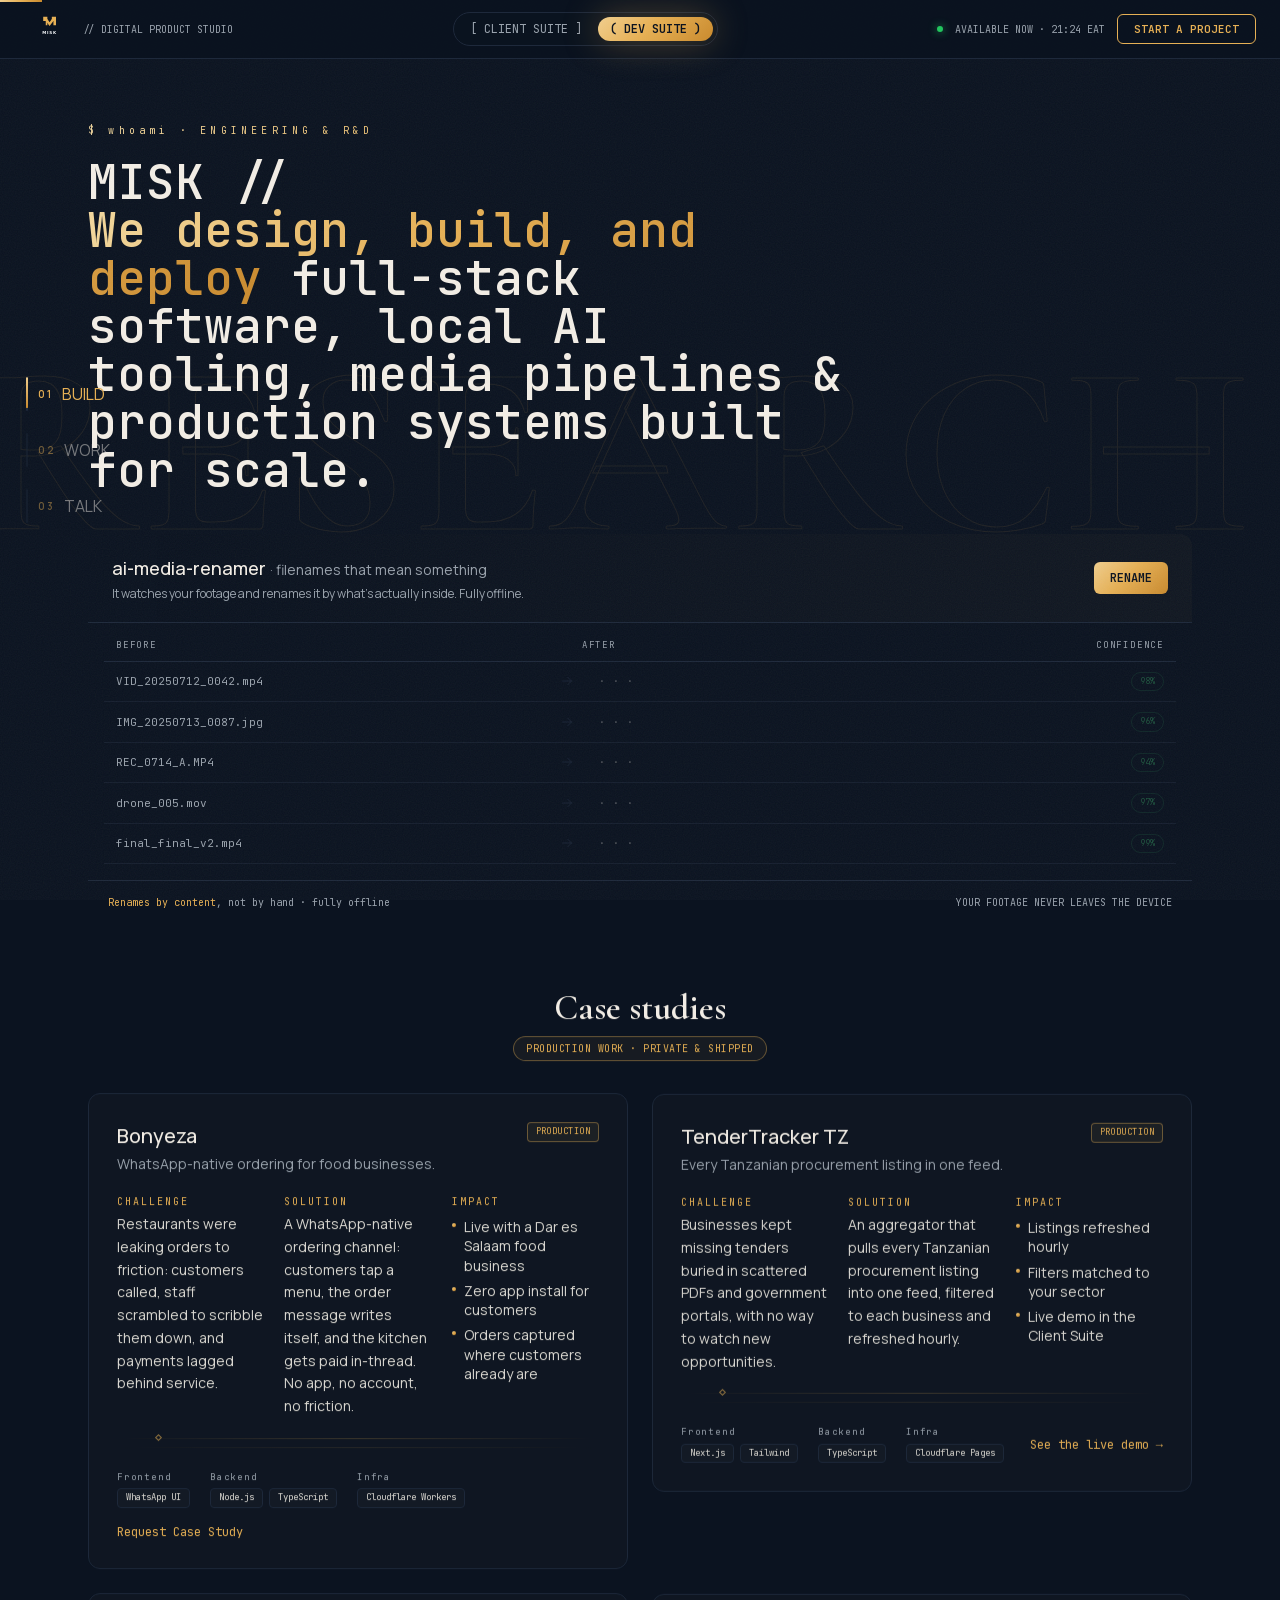
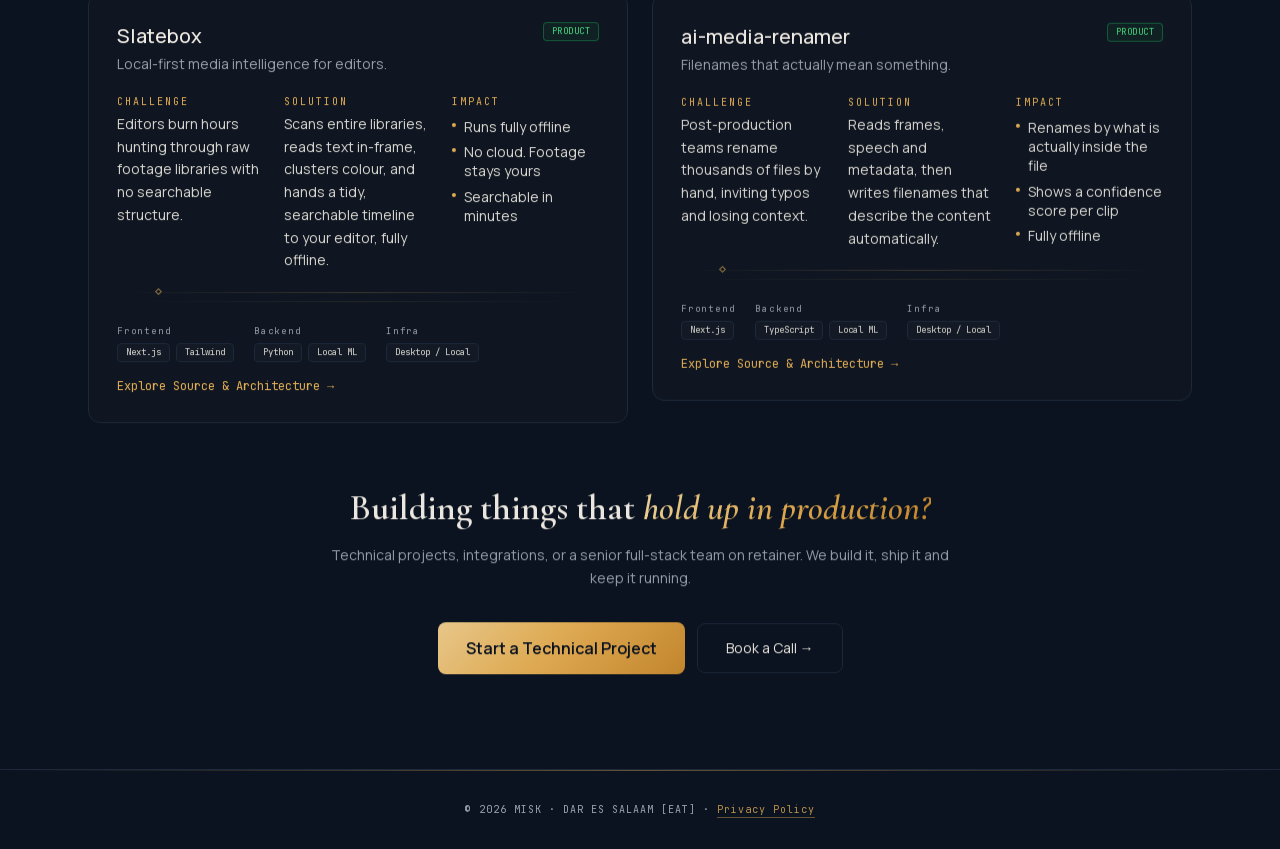
<file: dev/index.html>
<!DOCTYPE html><html lang="en" class="__variable_1d4694 __variable_73ee6c __variable_3c557b"><head><meta charSet="utf-8"/><meta name="viewport" content="width=device-width, initial-scale=1"/><link rel="stylesheet" href="/_next/static/css/c402f70d4c0a0f70.css" data-precedence="next"/><link rel="preload" as="script" fetchPriority="low" href="/_next/static/chunks/webpack-67505aeadfdf73b8.js"/><script src="/_next/static/chunks/fd9d1056-b11b2651f33aae7f.js" async=""></script><script src="/_next/static/chunks/117-e173c366e2bfd494.js" async=""></script><script src="/_next/static/chunks/main-app-1a9dd9c845050a62.js" async=""></script><script src="/_next/static/chunks/c15bf2b0-7971b3d333b0cf68.js" async=""></script><script src="/_next/static/chunks/972-8c0ee6fabcd1342f.js" async=""></script><script src="/_next/static/chunks/238-3d16936187fb8d29.js" async=""></script><script src="/_next/static/chunks/699-37a46c5b255ef913.js" async=""></script><script src="/_next/static/chunks/app/dev/page-2ed146b9834cccb2.js" async=""></script><script src="/_next/static/chunks/app/layout-feffc0b25c8b799a.js" async=""></script><title>Developer Suite · MISK</title><meta name="description" content="MISK builds full-stack software, local AI tooling and media processing systems, plus production systems running in the field across Dar es Salaam."/><meta property="og:title" content="Developer Suite · MISK"/><meta property="og:description" content="MISK builds full-stack software, local AI tooling and media processing systems, plus production systems running in the field across Dar es Salaam."/><meta property="og:url" content="https://abdulmusawwir.github.io/"/><meta property="og:site_name" content="MISK"/><meta property="og:image:type" content="image/png"/><meta property="og:image:width" content="1200"/><meta property="og:image:height" content="630"/><meta property="og:image" content="https://abdulmusawwir.github.io/opengraph-image.png?def1c16df889c336"/><meta property="og:type" content="website"/><meta name="twitter:card" content="summary_large_image"/><meta name="twitter:title" content="Developer Suite · MISK"/><meta name="twitter:description" content="MISK builds full-stack software, local AI tooling and media processing systems, plus production systems running in the field across Dar es Salaam."/><meta name="twitter:image:type" content="image/png"/><meta name="twitter:image:width" content="1200"/><meta name="twitter:image:height" content="630"/><meta name="twitter:image" content="https://abdulmusawwir.github.io/opengraph-image.png?def1c16df889c336"/><link rel="icon" href="/icon.svg?94942f29dd67c2d0" type="image/svg+xml" sizes="any"/><script src="/_next/static/chunks/polyfills-42372ed130431b0a.js" noModule=""></script></head><body class="grain"><div class="min-h-screen"><header class="glass sticky top-0 z-50 flex items-center justify-between px-6 py-3"><a class="flex items-center gap-2" aria-label="MISK, back to home" href="/"><svg viewBox="0 0 800 500" class="h-8 w-auto" fill="none" xmlns="http://www.w3.org/2000/svg" role="img" aria-label="MISK · Digital Product Studio"><g transform="translate(0, -10)"><g transform="translate(300, 70)"><path d="M0 0 H65 V130 H40 V65 H0 Z" fill="#E6B055"></path><path d="M135 0 H200 V130 H160 V65 H135 Z" fill="#E6B055"></path><path d="M65 35 L100 85 L135 35 L160 65 L100 145 L40 65 Z" fill="#E6B055"></path></g><text x="400" y="345" font-family="system-ui, -apple-system, sans-serif" font-size="64" font-weight="900" letter-spacing="12" fill="#F8FAFC" text-anchor="middle">MISK</text></g></svg><span class="hidden font-mono text-[10px] text-fog sm:inline">// DIGITAL PRODUCT STUDIO</span></a><nav class="flex gap-1 rounded-full border border-seam bg-ink/80 p-1 font-mono text-xs" aria-label="Suites"><a class="rounded-full px-3 py-1 transition text-fog hover:text-cream" href="/client/">[ CLIENT SUITE ]</a><a aria-current="page" class="rounded-full px-3 py-1 transition bg-brass font-semibold text-ink shadow-glow" href="/dev/">( DEV SUITE )</a></nav><div class="flex items-center gap-3"><div class="hidden lg:flex items-center gap-3 font-mono text-[10px] text-fog"><span class="h-1.5 w-1.5 rounded-full bg-green-500 animate-pulseSoft shadow-[0_0_8px_rgba(34,197,94,.8)]"></span><span>AVAILABLE NOW</span></div><button class="rounded-md px-4 py-1.5 font-mono text-[11px] font-semibold transition border border-brass text-brass hover:bg-brass hover:text-ink">START A PROJECT</button></div></header><aside class="chapter-rail"><button type="button" data-chapter="build"><i class="rail-track" aria-hidden="true"><i class="rail-fill"></i></i><b>01</b><em>BUILD</em></button><button type="button" data-chapter="work"><i class="rail-track" aria-hidden="true"><i class="rail-fill"></i></i><b>02</b><em>WORK</em></button><button type="button" data-chapter="talk"><i class="rail-track" aria-hidden="true"><i class="rail-fill"></i></i><b>03</b><em>TALK</em></button></aside><section class="relative overflow-hidden" data-chapter="build"><span class="watermark" aria-hidden="true" data-parallax="0.1">RESEARCH</span><div class="hero-wash-left pointer-events-none absolute inset-0" aria-hidden="true"></div><div data-hero-stagger="true" data-parallax="0.09" class="relative mx-auto max-w-6xl px-6 pb-10 pt-16"><p class="brass-text mb-5 font-mono text-[10px] tracking-[0.42em]">$ whoami · ENGINEERING &amp; R&amp;D</p><h1 class="max-w-3xl font-mono text-3xl font-medium leading-tight md:text-5xl">MISK //<br/><span class="brass-text">We design, build, and deploy</span> full-stack software, local AI tooling, media pipelines &amp; production systems built for scale.</h1></div></section><section class="mx-auto max-w-6xl px-6 pb-16" data-reveal="true"><div class="card overflow-hidden rounded-xl"><div class="flex flex-wrap items-center justify-between gap-3 border-b border-seam bg-gradient-to-r from-transparent to-brass/[0.03] px-6 py-5"><div><h4 class="text-lg font-medium">ai-media-renamer <span class="text-sm font-normal text-fog">· filenames that mean something</span></h4><p class="mt-1 text-xs text-fog">It watches your footage and renames it by what&#x27;s actually inside. Fully offline.</p></div><button aria-pressed="false" class="brass rounded-md px-4 py-2 font-mono text-xs font-semibold text-ink transition hover:brightness-110">RENAME</button></div><div class="p-4 font-mono text-[11px]"><div class="grid grid-cols-[1fr_28px_1.2fr_auto] items-center gap-2 border-b border-seam px-3 pb-2 text-[9px] tracking-[0.2em] text-fog"><span>BEFORE</span><span></span><span>AFTER</span><span>CONFIDENCE</span></div><div class="grid grid-cols-[1fr_28px_1.2fr_auto] items-center gap-2.5 border-b border-seam/60 px-3 py-2.5 transition hover:bg-white/[.02]"><span class="truncate transition text-fog">VID_20250712_0042.mp4</span><svg xmlns="http://www.w3.org/2000/svg" fill="none" viewBox="0 0 24 24" stroke-width="1.5" stroke="currentColor" aria-hidden="true" data-slot="icon" class="h-3 w-3 text-seam"><path stroke-linecap="round" stroke-linejoin="round" d="M13.5 4.5 21 12m0 0-7.5 7.5M21 12H3"></path></svg><span class="truncate transition opacity-30">· · ·</span><span class="conf opacity-30">98<!-- -->%</span></div><div class="grid grid-cols-[1fr_28px_1.2fr_auto] items-center gap-2.5 border-b border-seam/60 px-3 py-2.5 transition hover:bg-white/[.02]"><span class="truncate transition text-fog">IMG_20250713_0087.jpg</span><svg xmlns="http://www.w3.org/2000/svg" fill="none" viewBox="0 0 24 24" stroke-width="1.5" stroke="currentColor" aria-hidden="true" data-slot="icon" class="h-3 w-3 text-seam"><path stroke-linecap="round" stroke-linejoin="round" d="M13.5 4.5 21 12m0 0-7.5 7.5M21 12H3"></path></svg><span class="truncate transition opacity-30">· · ·</span><span class="conf opacity-30">96<!-- -->%</span></div><div class="grid grid-cols-[1fr_28px_1.2fr_auto] items-center gap-2.5 border-b border-seam/60 px-3 py-2.5 transition hover:bg-white/[.02]"><span class="truncate transition text-fog">REC_0714_A.MP4</span><svg xmlns="http://www.w3.org/2000/svg" fill="none" viewBox="0 0 24 24" stroke-width="1.5" stroke="currentColor" aria-hidden="true" data-slot="icon" class="h-3 w-3 text-seam"><path stroke-linecap="round" stroke-linejoin="round" d="M13.5 4.5 21 12m0 0-7.5 7.5M21 12H3"></path></svg><span class="truncate transition opacity-30">· · ·</span><span class="conf opacity-30">94<!-- -->%</span></div><div class="grid grid-cols-[1fr_28px_1.2fr_auto] items-center gap-2.5 border-b border-seam/60 px-3 py-2.5 transition hover:bg-white/[.02]"><span class="truncate transition text-fog">drone_005.mov</span><svg xmlns="http://www.w3.org/2000/svg" fill="none" viewBox="0 0 24 24" stroke-width="1.5" stroke="currentColor" aria-hidden="true" data-slot="icon" class="h-3 w-3 text-seam"><path stroke-linecap="round" stroke-linejoin="round" d="M13.5 4.5 21 12m0 0-7.5 7.5M21 12H3"></path></svg><span class="truncate transition opacity-30">· · ·</span><span class="conf opacity-30">97<!-- -->%</span></div><div class="grid grid-cols-[1fr_28px_1.2fr_auto] items-center gap-2.5 border-b border-seam/60 px-3 py-2.5 transition hover:bg-white/[.02]"><span class="truncate transition text-fog">final_final_v2.mp4</span><svg xmlns="http://www.w3.org/2000/svg" fill="none" viewBox="0 0 24 24" stroke-width="1.5" stroke="currentColor" aria-hidden="true" data-slot="icon" class="h-3 w-3 text-seam"><path stroke-linecap="round" stroke-linejoin="round" d="M13.5 4.5 21 12m0 0-7.5 7.5M21 12H3"></path></svg><span class="truncate transition opacity-30">· · ·</span><span class="conf opacity-30">99<!-- -->%</span></div></div><div class="flex flex-wrap justify-between gap-2 border-t border-seam px-5 py-3.5 font-mono text-[10px] text-fog"><span><span class="text-brass">Renames by content</span>, not by hand · fully offline</span><span>YOUR FOOTAGE NEVER LEAVES THE DEVICE</span></div></div></section><section class="mx-auto max-w-6xl px-6 pb-16" data-chapter="work"><div class="mb-8 text-center" data-reveal="true"><h2 class="font-display text-4xl font-semibold">Case studies</h2><span class="mt-2 inline-block rounded-full border border-brass/40 bg-brass/[0.06] px-3 py-1 font-mono text-[10px] tracking-wider text-brass">PRODUCTION WORK · PRIVATE &amp; SHIPPED</span></div><div class="grid gap-6 md:grid-cols-2"><div data-reveal="true" data-reveal-delay="0"><article class="card rounded-xl border border-seam bg-panel/60 p-7"><div class="mb-5 flex items-start justify-between gap-3"><div><h3 class="text-xl font-medium">Bonyeza</h3><p class="mt-1 text-sm text-fog">WhatsApp-native ordering for food businesses.</p></div><span class="shrink-0 rounded border px-2 py-0.5 font-mono text-[9px] tracking-wider border-brass/40 bg-brass/[0.06] text-brass">PRODUCTION</span></div><div class="grid gap-5 md:grid-cols-3"><div><p class="mb-1 font-mono text-[10px] tracking-[0.2em] text-brass">CHALLENGE</p><p class="text-sm leading-relaxed text-cream/90">Restaurants were leaking orders to friction: customers called, staff scrambled to scribble them down, and payments lagged behind service.</p></div><div><p class="mb-1 font-mono text-[10px] tracking-[0.2em] text-brass">SOLUTION</p><p class="text-sm leading-relaxed text-cream/90">A WhatsApp-native ordering channel: customers tap a menu, the order message writes itself, and the kitchen gets paid in-thread. No app, no account, no friction.</p></div><div><p class="mb-2 font-mono text-[10px] tracking-[0.2em] text-brass">IMPACT</p><ul class="space-y-1.5"><li class="flex gap-2 text-sm leading-snug text-cream/90"><span class="mt-1.5 h-1 w-1 shrink-0 rounded-full bg-brass"></span>Live with a Dar es Salaam food business</li><li class="flex gap-2 text-sm leading-snug text-cream/90"><span class="mt-1.5 h-1 w-1 shrink-0 rounded-full bg-brass"></span>Zero app install for customers</li><li class="flex gap-2 text-sm leading-snug text-cream/90"><span class="mt-1.5 h-1 w-1 shrink-0 rounded-full bg-brass"></span>Orders captured where customers already are</li></ul></div></div><div class="rule my-5 opacity-60"></div><div class="flex flex-wrap items-center justify-between gap-4"><div class="flex flex-wrap gap-x-5 gap-y-3"><div><p class="mb-1 font-mono text-[9px] tracking-[0.2em] text-fog">Frontend</p><div class="flex flex-wrap gap-1.5"><span class="rounded border border-seam bg-panel px-2 py-0.5 font-mono text-[9px] text-cream/90">WhatsApp UI</span></div></div><div><p class="mb-1 font-mono text-[9px] tracking-[0.2em] text-fog">Backend</p><div class="flex flex-wrap gap-1.5"><span class="rounded border border-seam bg-panel px-2 py-0.5 font-mono text-[9px] text-cream/90">Node.js</span><span class="rounded border border-seam bg-panel px-2 py-0.5 font-mono text-[9px] text-cream/90">TypeScript</span></div></div><div><p class="mb-1 font-mono text-[9px] tracking-[0.2em] text-fog">Infra</p><div class="flex flex-wrap gap-1.5"><span class="rounded border border-seam bg-panel px-2 py-0.5 font-mono text-[9px] text-cream/90">Cloudflare Workers</span></div></div></div><a href="mailto:abdulmusawwir_786@hotmail.com?subject=Bonyeza%20case%20study" rel="noopener noreferrer" class="shrink-0 font-mono text-xs text-brass underline-offset-4 hover:underline">Request Case Study</a></div></article></div><div data-reveal="true" data-reveal-delay="0.12"><article class="card rounded-xl border border-seam bg-panel/60 p-7"><div class="mb-5 flex items-start justify-between gap-3"><div><h3 class="text-xl font-medium">TenderTracker TZ</h3><p class="mt-1 text-sm text-fog">Every Tanzanian procurement listing in one feed.</p></div><span class="shrink-0 rounded border px-2 py-0.5 font-mono text-[9px] tracking-wider border-brass/40 bg-brass/[0.06] text-brass">PRODUCTION</span></div><div class="grid gap-5 md:grid-cols-3"><div><p class="mb-1 font-mono text-[10px] tracking-[0.2em] text-brass">CHALLENGE</p><p class="text-sm leading-relaxed text-cream/90">Businesses kept missing tenders buried in scattered PDFs and government portals, with no way to watch new opportunities.</p></div><div><p class="mb-1 font-mono text-[10px] tracking-[0.2em] text-brass">SOLUTION</p><p class="text-sm leading-relaxed text-cream/90">An aggregator that pulls every Tanzanian procurement listing into one feed, filtered to each business and refreshed hourly.</p></div><div><p class="mb-2 font-mono text-[10px] tracking-[0.2em] text-brass">IMPACT</p><ul class="space-y-1.5"><li class="flex gap-2 text-sm leading-snug text-cream/90"><span class="mt-1.5 h-1 w-1 shrink-0 rounded-full bg-brass"></span>Listings refreshed hourly</li><li class="flex gap-2 text-sm leading-snug text-cream/90"><span class="mt-1.5 h-1 w-1 shrink-0 rounded-full bg-brass"></span>Filters matched to your sector</li><li class="flex gap-2 text-sm leading-snug text-cream/90"><span class="mt-1.5 h-1 w-1 shrink-0 rounded-full bg-brass"></span>Live demo in the Client Suite</li></ul></div></div><div class="rule my-5 opacity-60"></div><div class="flex flex-wrap items-center justify-between gap-4"><div class="flex flex-wrap gap-x-5 gap-y-3"><div><p class="mb-1 font-mono text-[9px] tracking-[0.2em] text-fog">Frontend</p><div class="flex flex-wrap gap-1.5"><span class="rounded border border-seam bg-panel px-2 py-0.5 font-mono text-[9px] text-cream/90">Next.js</span><span class="rounded border border-seam bg-panel px-2 py-0.5 font-mono text-[9px] text-cream/90">Tailwind</span></div></div><div><p class="mb-1 font-mono text-[9px] tracking-[0.2em] text-fog">Backend</p><div class="flex flex-wrap gap-1.5"><span class="rounded border border-seam bg-panel px-2 py-0.5 font-mono text-[9px] text-cream/90">TypeScript</span></div></div><div><p class="mb-1 font-mono text-[9px] tracking-[0.2em] text-fog">Infra</p><div class="flex flex-wrap gap-1.5"><span class="rounded border border-seam bg-panel px-2 py-0.5 font-mono text-[9px] text-cream/90">Cloudflare Pages</span></div></div></div><a href="/client" rel="noopener noreferrer" class="shrink-0 font-mono text-xs text-brass underline-offset-4 hover:underline">See the live demo →</a></div></article></div><div data-reveal="true" data-reveal-delay="0"><article class="card rounded-xl border border-seam bg-panel/60 p-7"><div class="mb-5 flex items-start justify-between gap-3"><div><h3 class="text-xl font-medium">Slatebox</h3><p class="mt-1 text-sm text-fog">Local-first media intelligence for editors.</p></div><span class="shrink-0 rounded border px-2 py-0.5 font-mono text-[9px] tracking-wider border-green-500/35 bg-green-500/[0.06] text-green-400">PRODUCT</span></div><div class="grid gap-5 md:grid-cols-3"><div><p class="mb-1 font-mono text-[10px] tracking-[0.2em] text-brass">CHALLENGE</p><p class="text-sm leading-relaxed text-cream/90">Editors burn hours hunting through raw footage libraries with no searchable structure.</p></div><div><p class="mb-1 font-mono text-[10px] tracking-[0.2em] text-brass">SOLUTION</p><p class="text-sm leading-relaxed text-cream/90">Scans entire libraries, reads text in-frame, clusters colour, and hands a tidy, searchable timeline to your editor, fully offline.</p></div><div><p class="mb-2 font-mono text-[10px] tracking-[0.2em] text-brass">IMPACT</p><ul class="space-y-1.5"><li class="flex gap-2 text-sm leading-snug text-cream/90"><span class="mt-1.5 h-1 w-1 shrink-0 rounded-full bg-brass"></span>Runs fully offline</li><li class="flex gap-2 text-sm leading-snug text-cream/90"><span class="mt-1.5 h-1 w-1 shrink-0 rounded-full bg-brass"></span>No cloud. Footage stays yours</li><li class="flex gap-2 text-sm leading-snug text-cream/90"><span class="mt-1.5 h-1 w-1 shrink-0 rounded-full bg-brass"></span>Searchable in minutes</li></ul></div></div><div class="rule my-5 opacity-60"></div><div class="flex flex-wrap items-center justify-between gap-4"><div class="flex flex-wrap gap-x-5 gap-y-3"><div><p class="mb-1 font-mono text-[9px] tracking-[0.2em] text-fog">Frontend</p><div class="flex flex-wrap gap-1.5"><span class="rounded border border-seam bg-panel px-2 py-0.5 font-mono text-[9px] text-cream/90">Next.js</span><span class="rounded border border-seam bg-panel px-2 py-0.5 font-mono text-[9px] text-cream/90">Tailwind</span></div></div><div><p class="mb-1 font-mono text-[9px] tracking-[0.2em] text-fog">Backend</p><div class="flex flex-wrap gap-1.5"><span class="rounded border border-seam bg-panel px-2 py-0.5 font-mono text-[9px] text-cream/90">Python</span><span class="rounded border border-seam bg-panel px-2 py-0.5 font-mono text-[9px] text-cream/90">Local ML</span></div></div><div><p class="mb-1 font-mono text-[9px] tracking-[0.2em] text-fog">Infra</p><div class="flex flex-wrap gap-1.5"><span class="rounded border border-seam bg-panel px-2 py-0.5 font-mono text-[9px] text-cream/90">Desktop / Local</span></div></div></div><a href="https://github.com/Abdulmusawwir/slatebox" target="_blank" rel="noopener noreferrer" class="shrink-0 font-mono text-xs text-brass underline-offset-4 hover:underline">Explore Source &amp; Architecture →</a></div></article></div><div data-reveal="true" data-reveal-delay="0.12"><article class="card rounded-xl border border-seam bg-panel/60 p-7"><div class="mb-5 flex items-start justify-between gap-3"><div><h3 class="text-xl font-medium">ai-media-renamer</h3><p class="mt-1 text-sm text-fog">Filenames that actually mean something.</p></div><span class="shrink-0 rounded border px-2 py-0.5 font-mono text-[9px] tracking-wider border-green-500/35 bg-green-500/[0.06] text-green-400">PRODUCT</span></div><div class="grid gap-5 md:grid-cols-3"><div><p class="mb-1 font-mono text-[10px] tracking-[0.2em] text-brass">CHALLENGE</p><p class="text-sm leading-relaxed text-cream/90">Post-production teams rename thousands of files by hand, inviting typos and losing context.</p></div><div><p class="mb-1 font-mono text-[10px] tracking-[0.2em] text-brass">SOLUTION</p><p class="text-sm leading-relaxed text-cream/90">Reads frames, speech and metadata, then writes filenames that describe the content automatically.</p></div><div><p class="mb-2 font-mono text-[10px] tracking-[0.2em] text-brass">IMPACT</p><ul class="space-y-1.5"><li class="flex gap-2 text-sm leading-snug text-cream/90"><span class="mt-1.5 h-1 w-1 shrink-0 rounded-full bg-brass"></span>Renames by what is actually inside the file</li><li class="flex gap-2 text-sm leading-snug text-cream/90"><span class="mt-1.5 h-1 w-1 shrink-0 rounded-full bg-brass"></span>Shows a confidence score per clip</li><li class="flex gap-2 text-sm leading-snug text-cream/90"><span class="mt-1.5 h-1 w-1 shrink-0 rounded-full bg-brass"></span>Fully offline</li></ul></div></div><div class="rule my-5 opacity-60"></div><div class="flex flex-wrap items-center justify-between gap-4"><div class="flex flex-wrap gap-x-5 gap-y-3"><div><p class="mb-1 font-mono text-[9px] tracking-[0.2em] text-fog">Frontend</p><div class="flex flex-wrap gap-1.5"><span class="rounded border border-seam bg-panel px-2 py-0.5 font-mono text-[9px] text-cream/90">Next.js</span></div></div><div><p class="mb-1 font-mono text-[9px] tracking-[0.2em] text-fog">Backend</p><div class="flex flex-wrap gap-1.5"><span class="rounded border border-seam bg-panel px-2 py-0.5 font-mono text-[9px] text-cream/90">TypeScript</span><span class="rounded border border-seam bg-panel px-2 py-0.5 font-mono text-[9px] text-cream/90">Local ML</span></div></div><div><p class="mb-1 font-mono text-[9px] tracking-[0.2em] text-fog">Infra</p><div class="flex flex-wrap gap-1.5"><span class="rounded border border-seam bg-panel px-2 py-0.5 font-mono text-[9px] text-cream/90">Desktop / Local</span></div></div></div><a href="https://github.com/Abdulmusawwir/ai-media-renamer" target="_blank" rel="noopener noreferrer" class="shrink-0 font-mono text-xs text-brass underline-offset-4 hover:underline">Explore Source &amp; Architecture →</a></div></article></div></div></section><section class="mx-auto max-w-2xl px-6 pb-24 text-center" data-reveal="true" data-chapter="talk"><h2 class="font-display text-4xl font-semibold">Building things that <em class="brass-text italic">hold up in production?</em></h2><p class="mt-4 text-sm leading-relaxed text-fog">Technical projects, integrations, or a senior full-stack team on retainer. We build it, ship it and keep it running.</p><div class="mt-8 flex flex-wrap items-center justify-center gap-3"><a href="mailto:abdulmusawwir_786@hotmail.com?subject=Technical%20project" class="brass rounded-lg px-7 py-3.5 font-semibold text-ink transition hover:brightness-110 hover:shadow-glow" data-magnetic="true">Start a Technical Project</a><a href="https://wa.me/255782681781?text=Hi%20MISK%2C%20I%27d%20like%20to%20talk%20about%20a%20technical%20project" target="_blank" rel="noopener noreferrer" class="rounded-lg border border-seam px-7 py-3.5 text-sm transition hover:border-brass hover:bg-white/[.02]" data-magnetic="true">Book a Call →</a></div></section><div class="scroll-progress" id="scroll-progress" aria-hidden="true"></div><div aria-hidden="true" class="cursor-halo pointer-events-none fixed left-[-240px] top-[-240px] z-20 rounded-full" style="width:480px;height:480px;background:radial-gradient(circle, rgba(230,176,85,0.16), rgba(230,176,85,0.03) 45%, transparent 70%)"></div><footer class="relative border-t border-seam py-8 text-center"><div class="seam-top"></div><p class="font-mono text-[10px] tracking-widest text-fog">© 2026 MISK · DAR ES SALAAM [EAT] ·<!-- --> <a class="text-brass/80 underline decoration-brass/40 underline-offset-4 hover:text-brass" href="/privacy/">Privacy Policy</a></p></footer></div><script src="/_next/static/chunks/webpack-67505aeadfdf73b8.js" async=""></script><script>(self.__next_f=self.__next_f||[]).push([0]);self.__next_f.push([2,null])</script><script>self.__next_f.push([1,"1:HL[\"/_next/static/css/c402f70d4c0a0f70.css\",\"style\"]\n"])</script><script>self.__next_f.push([1,"2:I[2846,[],\"\"]\n4:I[8244,[\"922\",\"static/chunks/c15bf2b0-7971b3d333b0cf68.js\",\"972\",\"static/chunks/972-8c0ee6fabcd1342f.js\",\"238\",\"static/chunks/238-3d16936187fb8d29.js\",\"699\",\"static/chunks/699-37a46c5b255ef913.js\",\"945\",\"static/chunks/app/dev/page-2ed146b9834cccb2.js\"],\"default\"]\n5:I[3425,[\"922\",\"static/chunks/c15bf2b0-7971b3d333b0cf68.js\",\"972\",\"static/chunks/972-8c0ee6fabcd1342f.js\",\"238\",\"static/chunks/238-3d16936187fb8d29.js\",\"699\",\"static/chunks/699-37a46c5b255ef913.js\",\"945\",\"static/chunks/app/dev/page-2ed146b9834cccb2.js\"],\"default\"]\n6:I[9206,[\"922\",\"static/chunks/c15bf2b0-7971b3d333b0cf68.js\",\"972\",\"static/chunks/972-8c0ee6fabcd1342f.js\",\"238\",\"static/chunks/238-3d16936187fb8d29.js\",\"699\",\"static/chunks/699-37a46c5b255ef913.js\",\"945\",\"static/chunks/app/dev/page-2ed146b9834cccb2.js\"],\"default\"]\n7:I[2972,[\"922\",\"static/chunks/c15bf2b0-7971b3d333b0cf68.js\",\"972\",\"static/chunks/972-8c0ee6fabcd1342f.js\",\"238\",\"static/chunks/238-3d16936187fb8d29.js\",\"699\",\"static/chunks/699-37a46c5b255ef913.js\",\"945\",\"static/chunks/app/dev/page-2ed146b9834cccb2.js\"],\"\"]\n8:I[4707,[],\"\"]\n9:I[6423,[],\"\"]\na:I[1395,[\"185\",\"static/chunks/app/layout-feffc0b25c8b799a.js\"],\"default\"]\nb:I[4640,[\"185\",\"static/chunks/app/layout-feffc0b25c8b799a.js\"],\"default\"]\nd:I[1060,[],\"\"]\ne:[]\n"])</script><script>self.__next_f.push([1,"0:[\"$\",\"$L2\",null,{\"buildId\":\"ebz1m24qQWfN6wdWHEA4L\",\"assetPrefix\":\"\",\"urlParts\":[\"\",\"dev\",\"\"],\"initialTree\":[\"\",{\"children\":[\"dev\",{\"children\":[\"__PAGE__\",{}]}]},\"$undefined\",\"$undefined\",true],\"initialSeedData\":[\"\",{\"children\":[\"dev\",{\"children\":[\"__PAGE__\",{},[[\"$L3\",[\"$\",\"div\",null,{\"className\":\"min-h-screen\",\"children\":[[\"$\",\"$L4\",null,{}],[\"$\",\"aside\",null,{\"className\":\"chapter-rail\",\"children\":[[\"$\",\"button\",null,{\"type\":\"button\",\"data-chapter\":\"build\",\"children\":[[\"$\",\"i\",null,{\"className\":\"rail-track\",\"aria-hidden\":true,\"children\":[\"$\",\"i\",null,{\"className\":\"rail-fill\"}]}],[\"$\",\"b\",null,{\"children\":\"01\"}],[\"$\",\"em\",null,{\"children\":\"BUILD\"}]]}],[\"$\",\"button\",null,{\"type\":\"button\",\"data-chapter\":\"work\",\"children\":[[\"$\",\"i\",null,{\"className\":\"rail-track\",\"aria-hidden\":true,\"children\":[\"$\",\"i\",null,{\"className\":\"rail-fill\"}]}],[\"$\",\"b\",null,{\"children\":\"02\"}],[\"$\",\"em\",null,{\"children\":\"WORK\"}]]}],[\"$\",\"button\",null,{\"type\":\"button\",\"data-chapter\":\"talk\",\"children\":[[\"$\",\"i\",null,{\"className\":\"rail-track\",\"aria-hidden\":true,\"children\":[\"$\",\"i\",null,{\"className\":\"rail-fill\"}]}],[\"$\",\"b\",null,{\"children\":\"03\"}],[\"$\",\"em\",null,{\"children\":\"TALK\"}]]}]]}],[\"$\",\"section\",null,{\"className\":\"relative overflow-hidden\",\"data-chapter\":\"build\",\"children\":[[\"$\",\"span\",null,{\"className\":\"watermark\",\"aria-hidden\":true,\"data-parallax\":\"0.1\",\"children\":\"RESEARCH\"}],[\"$\",\"div\",null,{\"className\":\"hero-wash-left pointer-events-none absolute inset-0\",\"aria-hidden\":true}],[\"$\",\"div\",null,{\"data-hero-stagger\":true,\"data-parallax\":\"0.09\",\"className\":\"relative mx-auto max-w-6xl px-6 pb-10 pt-16\",\"children\":[[\"$\",\"p\",null,{\"className\":\"brass-text mb-5 font-mono text-[10px] tracking-[0.42em]\",\"children\":\"$$ whoami · ENGINEERING \u0026 R\u0026D\"}],[\"$\",\"h1\",null,{\"className\":\"max-w-3xl font-mono text-3xl font-medium leading-tight md:text-5xl\",\"children\":[\"MISK //\",[\"$\",\"br\",null,{}],[\"$\",\"span\",null,{\"className\":\"brass-text\",\"children\":\"We design, build, and deploy\"}],\" full-stack software, local AI tooling, media pipelines \u0026 production systems built for scale.\"]}]]}]]}],[\"$\",\"section\",null,{\"className\":\"mx-auto max-w-6xl px-6 pb-16\",\"data-reveal\":true,\"children\":[\"$\",\"$L5\",null,{}]}],[\"$\",\"section\",null,{\"className\":\"mx-auto max-w-6xl px-6 pb-16\",\"data-chapter\":\"work\",\"children\":[[\"$\",\"div\",null,{\"className\":\"mb-8 text-center\",\"data-reveal\":true,\"children\":[[\"$\",\"h2\",null,{\"className\":\"font-display text-4xl font-semibold\",\"children\":\"Case studies\"}],[\"$\",\"span\",null,{\"className\":\"mt-2 inline-block rounded-full border border-brass/40 bg-brass/[0.06] px-3 py-1 font-mono text-[10px] tracking-wider text-brass\",\"children\":\"PRODUCTION WORK · PRIVATE \u0026 SHIPPED\"}]]}],[\"$\",\"div\",null,{\"className\":\"grid gap-6 md:grid-cols-2\",\"children\":[[\"$\",\"div\",\"Bonyeza\",{\"data-reveal\":true,\"data-reveal-delay\":0,\"children\":[\"$\",\"article\",null,{\"className\":\"card rounded-xl border border-seam bg-panel/60 p-7\",\"children\":[[\"$\",\"div\",null,{\"className\":\"mb-5 flex items-start justify-between gap-3\",\"children\":[[\"$\",\"div\",null,{\"children\":[[\"$\",\"h3\",null,{\"className\":\"text-xl font-medium\",\"children\":\"Bonyeza\"}],[\"$\",\"p\",null,{\"className\":\"mt-1 text-sm text-fog\",\"children\":\"WhatsApp-native ordering for food businesses.\"}]]}],[\"$\",\"span\",null,{\"className\":\"shrink-0 rounded border px-2 py-0.5 font-mono text-[9px] tracking-wider border-brass/40 bg-brass/[0.06] text-brass\",\"children\":\"PRODUCTION\"}]]}],[\"$\",\"div\",null,{\"className\":\"grid gap-5 md:grid-cols-3\",\"children\":[[\"$\",\"div\",null,{\"children\":[[\"$\",\"p\",null,{\"className\":\"mb-1 font-mono text-[10px] tracking-[0.2em] text-brass\",\"children\":\"CHALLENGE\"}],[\"$\",\"p\",null,{\"className\":\"text-sm leading-relaxed text-cream/90\",\"children\":\"Restaurants were leaking orders to friction: customers called, staff scrambled to scribble them down, and payments lagged behind service.\"}]]}],[\"$\",\"div\",null,{\"children\":[[\"$\",\"p\",null,{\"className\":\"mb-1 font-mono text-[10px] tracking-[0.2em] text-brass\",\"children\":\"SOLUTION\"}],[\"$\",\"p\",null,{\"className\":\"text-sm leading-relaxed text-cream/90\",\"children\":\"A WhatsApp-native ordering channel: customers tap a menu, the order message writes itself, and the kitchen gets paid in-thread. No app, no account, no friction.\"}]]}],[\"$\",\"div\",null,{\"children\":[[\"$\",\"p\",null,{\"className\":\"mb-2 font-mono text-[10px] tracking-[0.2em] text-brass\",\"children\":\"IMPACT\"}],[\"$\",\"ul\",null,{\"className\":\"space-y-1.5\",\"children\":[[\"$\",\"li\",\"Live with a Dar es Salaam food business\",{\"className\":\"flex gap-2 text-sm leading-snug text-cream/90\",\"children\":[[\"$\",\"span\",null,{\"className\":\"mt-1.5 h-1 w-1 shrink-0 rounded-full bg-brass\"}],\"Live with a Dar es Salaam food business\"]}],[\"$\",\"li\",\"Zero app install for customers\",{\"className\":\"flex gap-2 text-sm leading-snug text-cream/90\",\"children\":[[\"$\",\"span\",null,{\"className\":\"mt-1.5 h-1 w-1 shrink-0 rounded-full bg-brass\"}],\"Zero app install for customers\"]}],[\"$\",\"li\",\"Orders captured where customers already are\",{\"className\":\"flex gap-2 text-sm leading-snug text-cream/90\",\"children\":[[\"$\",\"span\",null,{\"className\":\"mt-1.5 h-1 w-1 shrink-0 rounded-full bg-brass\"}],\"Orders captured where customers already are\"]}]]}]]}]]}],[\"$\",\"div\",null,{\"className\":\"rule my-5 opacity-60\"}],[\"$\",\"div\",null,{\"className\":\"flex flex-wrap items-center justify-between gap-4\",\"children\":[[\"$\",\"div\",null,{\"className\":\"flex flex-wrap gap-x-5 gap-y-3\",\"children\":[[\"$\",\"div\",\"Frontend\",{\"children\":[[\"$\",\"p\",null,{\"className\":\"mb-1 font-mono text-[9px] tracking-[0.2em] text-fog\",\"children\":\"Frontend\"}],[\"$\",\"div\",null,{\"className\":\"flex flex-wrap gap-1.5\",\"children\":[[\"$\",\"span\",\"WhatsApp UI\",{\"className\":\"rounded border border-seam bg-panel px-2 py-0.5 font-mono text-[9px] text-cream/90\",\"children\":\"WhatsApp UI\"}]]}]]}],[\"$\",\"div\",\"Backend\",{\"children\":[[\"$\",\"p\",null,{\"className\":\"mb-1 font-mono text-[9px] tracking-[0.2em] text-fog\",\"children\":\"Backend\"}],[\"$\",\"div\",null,{\"className\":\"flex flex-wrap gap-1.5\",\"children\":[[\"$\",\"span\",\"Node.js\",{\"className\":\"rounded border border-seam bg-panel px-2 py-0.5 font-mono text-[9px] text-cream/90\",\"children\":\"Node.js\"}],[\"$\",\"span\",\"TypeScript\",{\"className\":\"rounded border border-seam bg-panel px-2 py-0.5 font-mono text-[9px] text-cream/90\",\"children\":\"TypeScript\"}]]}]]}],[\"$\",\"div\",\"Infra\",{\"children\":[[\"$\",\"p\",null,{\"className\":\"mb-1 font-mono text-[9px] tracking-[0.2em] text-fog\",\"children\":\"Infra\"}],[\"$\",\"div\",null,{\"className\":\"flex flex-wrap gap-1.5\",\"children\":[[\"$\",\"span\",\"Cloudflare Workers\",{\"className\":\"rounded border border-seam bg-panel px-2 py-0.5 font-mono text-[9px] text-cream/90\",\"children\":\"Cloudflare Workers\"}]]}]]}]]}],[\"$\",\"a\",null,{\"href\":\"mailto:abdulmusawwir_786@hotmail.com?subject=Bonyeza%20case%20study\",\"target\":\"$undefined\",\"rel\":\"noopener noreferrer\",\"className\":\"shrink-0 font-mono text-xs text-brass underline-offset-4 hover:underline\",\"children\":\"Request Case Study\"}]]}]]}]}],[\"$\",\"div\",\"TenderTracker TZ\",{\"data-reveal\":true,\"data-reveal-delay\":0.12,\"children\":[\"$\",\"article\",null,{\"className\":\"card rounded-xl border border-seam bg-panel/60 p-7\",\"children\":[[\"$\",\"div\",null,{\"className\":\"mb-5 flex items-start justify-between gap-3\",\"children\":[[\"$\",\"div\",null,{\"children\":[[\"$\",\"h3\",null,{\"className\":\"text-xl font-medium\",\"children\":\"TenderTracker TZ\"}],[\"$\",\"p\",null,{\"className\":\"mt-1 text-sm text-fog\",\"children\":\"Every Tanzanian procurement listing in one feed.\"}]]}],[\"$\",\"span\",null,{\"className\":\"shrink-0 rounded border px-2 py-0.5 font-mono text-[9px] tracking-wider border-brass/40 bg-brass/[0.06] text-brass\",\"children\":\"PRODUCTION\"}]]}],[\"$\",\"div\",null,{\"className\":\"grid gap-5 md:grid-cols-3\",\"children\":[[\"$\",\"div\",null,{\"children\":[[\"$\",\"p\",null,{\"className\":\"mb-1 font-mono text-[10px] tracking-[0.2em] text-brass\",\"children\":\"CHALLENGE\"}],[\"$\",\"p\",null,{\"className\":\"text-sm leading-relaxed text-cream/90\",\"children\":\"Businesses kept missing tenders buried in scattered PDFs and government portals, with no way to watch new opportunities.\"}]]}],[\"$\",\"div\",null,{\"children\":[[\"$\",\"p\",null,{\"className\":\"mb-1 font-mono text-[10px] tracking-[0.2em] text-brass\",\"children\":\"SOLUTION\"}],[\"$\",\"p\",null,{\"className\":\"text-sm leading-relaxed text-cream/90\",\"children\":\"An aggregator that pulls every Tanzanian procurement listing into one feed, filtered to each business and refreshed hourly.\"}]]}],[\"$\",\"div\",null,{\"children\":[[\"$\",\"p\",null,{\"className\":\"mb-2 font-mono text-[10px] tracking-[0.2em] text-brass\",\"children\":\"IMPACT\"}],[\"$\",\"ul\",null,{\"className\":\"space-y-1.5\",\"children\":[[\"$\",\"li\",\"Listings refreshed hourly\",{\"className\":\"flex gap-2 text-sm leading-snug text-cream/90\",\"children\":[[\"$\",\"span\",null,{\"className\":\"mt-1.5 h-1 w-1 shrink-0 rounded-full bg-brass\"}],\"Listings refreshed hourly\"]}],[\"$\",\"li\",\"Filters matched to your sector\",{\"className\":\"flex gap-2 text-sm leading-snug text-cream/90\",\"children\":[[\"$\",\"span\",null,{\"className\":\"mt-1.5 h-1 w-1 shrink-0 rounded-full bg-brass\"}],\"Filters matched to your sector\"]}],[\"$\",\"li\",\"Live demo in the Client Suite\",{\"className\":\"flex gap-2 text-sm leading-snug text-cream/90\",\"children\":[[\"$\",\"span\",null,{\"className\":\"mt-1.5 h-1 w-1 shrink-0 rounded-full bg-brass\"}],\"Live demo in the Client Suite\"]}]]}]]}]]}],[\"$\",\"div\",null,{\"className\":\"rule my-5 opacity-60\"}],[\"$\",\"div\",null,{\"className\":\"flex flex-wrap items-center justify-between gap-4\",\"children\":[[\"$\",\"div\",null,{\"className\":\"flex flex-wrap gap-x-5 gap-y-3\",\"children\":[[\"$\",\"div\",\"Frontend\",{\"children\":[[\"$\",\"p\",null,{\"className\":\"mb-1 font-mono text-[9px] tracking-[0.2em] text-fog\",\"children\":\"Frontend\"}],[\"$\",\"div\",null,{\"className\":\"flex flex-wrap gap-1.5\",\"children\":[[\"$\",\"span\",\"Next.js\",{\"className\":\"rounded border border-seam bg-panel px-2 py-0.5 font-mono text-[9px] text-cream/90\",\"children\":\"Next.js\"}],[\"$\",\"span\",\"Tailwind\",{\"className\":\"rounded border border-seam bg-panel px-2 py-0.5 font-mono text-[9px] text-cream/90\",\"children\":\"Tailwind\"}]]}]]}],[\"$\",\"div\",\"Backend\",{\"children\":[[\"$\",\"p\",null,{\"className\":\"mb-1 font-mono text-[9px] tracking-[0.2em] text-fog\",\"children\":\"Backend\"}],[\"$\",\"div\",null,{\"className\":\"flex flex-wrap gap-1.5\",\"children\":[[\"$\",\"span\",\"TypeScript\",{\"className\":\"rounded border border-seam bg-panel px-2 py-0.5 font-mono text-[9px] text-cream/90\",\"children\":\"TypeScript\"}]]}]]}],[\"$\",\"div\",\"Infra\",{\"children\":[[\"$\",\"p\",null,{\"className\":\"mb-1 font-mono text-[9px] tracking-[0.2em] text-fog\",\"children\":\"Infra\"}],[\"$\",\"div\",null,{\"className\":\"flex flex-wrap gap-1.5\",\"children\":[[\"$\",\"span\",\"Cloudflare Pages\",{\"className\":\"rounded border border-seam bg-panel px-2 py-0.5 font-mono text-[9px] text-cream/90\",\"children\":\"Cloudflare Pages\"}]]}]]}]]}],[\"$\",\"a\",null,{\"href\":\"/client\",\"target\":\"$undefined\",\"rel\":\"noopener noreferrer\",\"className\":\"shrink-0 font-mono text-xs text-brass underline-offset-4 hover:underline\",\"children\":\"See the live demo →\"}]]}]]}]}],[\"$\",\"div\",\"Slatebox\",{\"data-reveal\":true,\"data-reveal-delay\":0,\"children\":[\"$\",\"article\",null,{\"className\":\"card rounded-xl border border-seam bg-panel/60 p-7\",\"children\":[[\"$\",\"div\",null,{\"className\":\"mb-5 flex items-start justify-between gap-3\",\"children\":[[\"$\",\"div\",null,{\"children\":[[\"$\",\"h3\",null,{\"className\":\"text-xl font-medium\",\"children\":\"Slatebox\"}],[\"$\",\"p\",null,{\"className\":\"mt-1 text-sm text-fog\",\"children\":\"Local-first media intelligence for editors.\"}]]}],[\"$\",\"span\",null,{\"className\":\"shrink-0 rounded border px-2 py-0.5 font-mono text-[9px] tracking-wider border-green-500/35 bg-green-500/[0.06] text-green-400\",\"children\":\"PRODUCT\"}]]}],[\"$\",\"div\",null,{\"className\":\"grid gap-5 md:grid-cols-3\",\"children\":[[\"$\",\"div\",null,{\"children\":[[\"$\",\"p\",null,{\"className\":\"mb-1 font-mono text-[10px] tracking-[0.2em] text-brass\",\"children\":\"CHALLENGE\"}],[\"$\",\"p\",null,{\"className\":\"text-sm leading-relaxed text-cream/90\",\"children\":\"Editors burn hours hunting through raw footage libraries with no searchable structure.\"}]]}],[\"$\",\"div\",null,{\"children\":[[\"$\",\"p\",null,{\"className\":\"mb-1 font-mono text-[10px] tracking-[0.2em] text-brass\",\"children\":\"SOLUTION\"}],[\"$\",\"p\",null,{\"className\":\"text-sm leading-relaxed text-cream/90\",\"children\":\"Scans entire libraries, reads text in-frame, clusters colour, and hands a tidy, searchable timeline to your editor, fully offline.\"}]]}],[\"$\",\"div\",null,{\"children\":[[\"$\",\"p\",null,{\"className\":\"mb-2 font-mono text-[10px] tracking-[0.2em] text-brass\",\"children\":\"IMPACT\"}],[\"$\",\"ul\",null,{\"className\":\"space-y-1.5\",\"children\":[[\"$\",\"li\",\"Runs fully offline\",{\"className\":\"flex gap-2 text-sm leading-snug text-cream/90\",\"children\":[[\"$\",\"span\",null,{\"className\":\"mt-1.5 h-1 w-1 shrink-0 rounded-full bg-brass\"}],\"Runs fully offline\"]}],[\"$\",\"li\",\"No cloud. Footage stays yours\",{\"className\":\"flex gap-2 text-sm leading-snug text-cream/90\",\"children\":[[\"$\",\"span\",null,{\"className\":\"mt-1.5 h-1 w-1 shrink-0 rounded-full bg-brass\"}],\"No cloud. Footage stays yours\"]}],[\"$\",\"li\",\"Searchable in minutes\",{\"className\":\"flex gap-2 text-sm leading-snug text-cream/90\",\"children\":[[\"$\",\"span\",null,{\"className\":\"mt-1.5 h-1 w-1 shrink-0 rounded-full bg-brass\"}],\"Searchable in minutes\"]}]]}]]}]]}],[\"$\",\"div\",null,{\"className\":\"rule my-5 opacity-60\"}],[\"$\",\"div\",null,{\"className\":\"flex flex-wrap items-center justify-between gap-4\",\"children\":[[\"$\",\"div\",null,{\"className\":\"flex flex-wrap gap-x-5 gap-y-3\",\"children\":[[\"$\",\"div\",\"Frontend\",{\"children\":[[\"$\",\"p\",null,{\"className\":\"mb-1 font-mono text-[9px] tracking-[0.2em] text-fog\",\"children\":\"Frontend\"}],[\"$\",\"div\",null,{\"className\":\"flex flex-wrap gap-1.5\",\"children\":[[\"$\",\"span\",\"Next.js\",{\"className\":\"rounded border border-seam bg-panel px-2 py-0.5 font-mono text-[9px] text-cream/90\",\"children\":\"Next.js\"}],[\"$\",\"span\",\"Tailwind\",{\"className\":\"rounded border border-seam bg-panel px-2 py-0.5 font-mono text-[9px] text-cream/90\",\"children\":\"Tailwind\"}]]}]]}],[\"$\",\"div\",\"Backend\",{\"children\":[[\"$\",\"p\",null,{\"className\":\"mb-1 font-mono text-[9px] tracking-[0.2em] text-fog\",\"children\":\"Backend\"}],[\"$\",\"div\",null,{\"className\":\"flex flex-wrap gap-1.5\",\"children\":[[\"$\",\"span\",\"Python\",{\"className\":\"rounded border border-seam bg-panel px-2 py-0.5 font-mono text-[9px] text-cream/90\",\"children\":\"Python\"}],[\"$\",\"span\",\"Local ML\",{\"className\":\"rounded border border-seam bg-panel px-2 py-0.5 font-mono text-[9px] text-cream/90\",\"children\":\"Local ML\"}]]}]]}],[\"$\",\"div\",\"Infra\",{\"children\":[[\"$\",\"p\",null,{\"className\":\"mb-1 font-mono text-[9px] tracking-[0.2em] text-fog\",\"children\":\"Infra\"}],[\"$\",\"div\",null,{\"className\":\"flex flex-wrap gap-1.5\",\"children\":[[\"$\",\"span\",\"Desktop / Local\",{\"className\":\"rounded border border-seam bg-panel px-2 py-0.5 font-mono text-[9px] text-cream/90\",\"children\":\"Desktop / Local\"}]]}]]}]]}],[\"$\",\"a\",null,{\"href\":\"https://github.com/Abdulmusawwir/slatebox\",\"target\":\"_blank\",\"rel\":\"noopener noreferrer\",\"className\":\"shrink-0 font-mono text-xs text-brass underline-offset-4 hover:underline\",\"children\":\"Explore Source \u0026 Architecture →\"}]]}]]}]}],[\"$\",\"div\",\"ai-media-renamer\",{\"data-reveal\":true,\"data-reveal-delay\":0.12,\"children\":[\"$\",\"article\",null,{\"className\":\"card rounded-xl border border-seam bg-panel/60 p-7\",\"children\":[[\"$\",\"div\",null,{\"className\":\"mb-5 flex items-start justify-between gap-3\",\"children\":[[\"$\",\"div\",null,{\"children\":[[\"$\",\"h3\",null,{\"className\":\"text-xl font-medium\",\"children\":\"ai-media-renamer\"}],[\"$\",\"p\",null,{\"className\":\"mt-1 text-sm text-fog\",\"children\":\"Filenames that actually mean something.\"}]]}],[\"$\",\"span\",null,{\"className\":\"shrink-0 rounded border px-2 py-0.5 font-mono text-[9px] tracking-wider border-green-500/35 bg-green-500/[0.06] text-green-400\",\"children\":\"PRODUCT\"}]]}],[\"$\",\"div\",null,{\"className\":\"grid gap-5 md:grid-cols-3\",\"children\":[[\"$\",\"div\",null,{\"children\":[[\"$\",\"p\",null,{\"className\":\"mb-1 font-mono text-[10px] tracking-[0.2em] text-brass\",\"children\":\"CHALLENGE\"}],[\"$\",\"p\",null,{\"className\":\"text-sm leading-relaxed text-cream/90\",\"children\":\"Post-production teams rename thousands of files by hand, inviting typos and losing context.\"}]]}],[\"$\",\"div\",null,{\"children\":[[\"$\",\"p\",null,{\"className\":\"mb-1 font-mono text-[10px] tracking-[0.2em] text-brass\",\"children\":\"SOLUTION\"}],[\"$\",\"p\",null,{\"className\":\"text-sm leading-relaxed text-cream/90\",\"children\":\"Reads frames, speech and metadata, then writes filenames that describe the content automatically.\"}]]}],[\"$\",\"div\",null,{\"children\":[[\"$\",\"p\",null,{\"className\":\"mb-2 font-mono text-[10px] tracking-[0.2em] text-brass\",\"children\":\"IMPACT\"}],[\"$\",\"ul\",null,{\"className\":\"space-y-1.5\",\"children\":[[\"$\",\"li\",\"Renames by what is actually inside the file\",{\"className\":\"flex gap-2 text-sm leading-snug text-cream/90\",\"children\":[[\"$\",\"span\",null,{\"className\":\"mt-1.5 h-1 w-1 shrink-0 rounded-full bg-brass\"}],\"Renames by what is actually inside the file\"]}],[\"$\",\"li\",\"Shows a confidence score per clip\",{\"className\":\"flex gap-2 text-sm leading-snug text-cream/90\",\"children\":[[\"$\",\"span\",null,{\"className\":\"mt-1.5 h-1 w-1 shrink-0 rounded-full bg-brass\"}],\"Shows a confidence score per clip\"]}],[\"$\",\"li\",\"Fully offline\",{\"className\":\"flex gap-2 text-sm leading-snug text-cream/90\",\"children\":[[\"$\",\"span\",null,{\"className\":\"mt-1.5 h-1 w-1 shrink-0 rounded-full bg-brass\"}],\"Fully offline\"]}]]}]]}]]}],[\"$\",\"div\",null,{\"className\":\"rule my-5 opacity-60\"}],[\"$\",\"div\",null,{\"className\":\"flex flex-wrap items-center justify-between gap-4\",\"children\":[[\"$\",\"div\",null,{\"className\":\"flex flex-wrap gap-x-5 gap-y-3\",\"children\":[[\"$\",\"div\",\"Frontend\",{\"children\":[[\"$\",\"p\",null,{\"className\":\"mb-1 font-mono text-[9px] tracking-[0.2em] text-fog\",\"children\":\"Frontend\"}],[\"$\",\"div\",null,{\"className\":\"flex flex-wrap gap-1.5\",\"children\":[[\"$\",\"span\",\"Next.js\",{\"className\":\"rounded border border-seam bg-panel px-2 py-0.5 font-mono text-[9px] text-cream/90\",\"children\":\"Next.js\"}]]}]]}],[\"$\",\"div\",\"Backend\",{\"children\":[[\"$\",\"p\",null,{\"className\":\"mb-1 font-mono text-[9px] tracking-[0.2em] text-fog\",\"children\":\"Backend\"}],[\"$\",\"div\",null,{\"className\":\"flex flex-wrap gap-1.5\",\"children\":[[\"$\",\"span\",\"TypeScript\",{\"className\":\"rounded border border-seam bg-panel px-2 py-0.5 font-mono text-[9px] text-cream/90\",\"children\":\"TypeScript\"}],[\"$\",\"span\",\"Local ML\",{\"className\":\"rounded border border-seam bg-panel px-2 py-0.5 font-mono text-[9px] text-cream/90\",\"children\":\"Local ML\"}]]}]]}],[\"$\",\"div\",\"Infra\",{\"children\":[[\"$\",\"p\",null,{\"className\":\"mb-1 font-mono text-[9px] tracking-[0.2em] text-fog\",\"children\":\"Infra\"}],[\"$\",\"div\",null,{\"className\":\"flex flex-wrap gap-1.5\",\"children\":[[\"$\",\"span\",\"Desktop / Local\",{\"className\":\"rounded border border-seam bg-panel px-2 py-0.5 font-mono text-[9px] text-cream/90\",\"children\":\"Desktop / Local\"}]]}]]}]]}],[\"$\",\"a\",null,{\"href\":\"https://github.com/Abdulmusawwir/ai-media-renamer\",\"target\":\"_blank\",\"rel\":\"noopener noreferrer\",\"className\":\"shrink-0 font-mono text-xs text-brass underline-offset-4 hover:underline\",\"children\":\"Explore Source \u0026 Architecture →\"}]]}]]}]}]]}]]}],[\"$\",\"section\",null,{\"className\":\"mx-auto max-w-2xl px-6 pb-24 text-center\",\"data-reveal\":true,\"data-chapter\":\"talk\",\"children\":[[\"$\",\"h2\",null,{\"className\":\"font-display text-4xl font-semibold\",\"children\":[\"Building things that \",[\"$\",\"em\",null,{\"className\":\"brass-text italic\",\"children\":\"hold up in production?\"}]]}],[\"$\",\"p\",null,{\"className\":\"mt-4 text-sm leading-relaxed text-fog\",\"children\":\"Technical projects, integrations, or a senior full-stack team on retainer. We build it, ship it and keep it running.\"}],[\"$\",\"div\",null,{\"className\":\"mt-8 flex flex-wrap items-center justify-center gap-3\",\"children\":[[\"$\",\"a\",null,{\"href\":\"mailto:abdulmusawwir_786@hotmail.com?subject=Technical%20project\",\"className\":\"brass rounded-lg px-7 py-3.5 font-semibold text-ink transition hover:brightness-110 hover:shadow-glow\",\"data-magnetic\":true,\"children\":\"Start a Technical Project\"}],[\"$\",\"a\",null,{\"href\":\"https://wa.me/255782681781?text=Hi%20MISK%2C%20I%27d%20like%20to%20talk%20about%20a%20technical%20project\",\"target\":\"_blank\",\"rel\":\"noopener noreferrer\",\"className\":\"rounded-lg border border-seam px-7 py-3.5 text-sm transition hover:border-brass hover:bg-white/[.02]\",\"data-magnetic\":true,\"children\":\"Book a Call →\"}]]}]]}],[\"$\",\"$L6\",null,{}],[\"$\",\"footer\",null,{\"className\":\"relative border-t border-seam py-8 text-center\",\"children\":[[\"$\",\"div\",null,{\"className\":\"seam-top\"}],[\"$\",\"p\",null,{\"className\":\"font-mono text-[10px] tracking-widest text-fog\",\"children\":[\"© 2026 MISK · DAR ES SALAAM [EAT] ·\",\" \",[\"$\",\"$L7\",null,{\"href\":\"/privacy/\",\"className\":\"text-brass/80 underline decoration-brass/40 underline-offset-4 hover:text-brass\",\"children\":\"Privacy Policy\"}]]}]]}]]}],null],null],null]},[null,[\"$\",\"$L8\",null,{\"parallelRouterKey\":\"children\",\"segmentPath\":[\"children\",\"dev\",\"children\"],\"error\":\"$undefined\",\"errorStyles\":\"$undefined\",\"errorScripts\":\"$undefined\",\"template\":[\"$\",\"$L9\",null,{}],\"templateStyles\":\"$undefined\",\"templateScripts\":\"$undefined\",\"notFound\":\"$undefined\",\"notFoundStyles\":\"$undefined\"}]],null]},[[[[\"$\",\"link\",\"0\",{\"rel\":\"stylesheet\",\"href\":\"/_next/static/css/c402f70d4c0a0f70.css\",\"precedence\":\"next\",\"crossOrigin\":\"$undefined\"}]],[\"$\",\"html\",null,{\"lang\":\"en\",\"className\":\"__variable_1d4694 __variable_73ee6c __variable_3c557b\",\"children\":[\"$\",\"body\",null,{\"className\":\"grain\",\"children\":[[\"$\",\"$La\",null,{}],[\"$\",\"$Lb\",null,{}],[\"$\",\"$L8\",null,{\"parallelRouterKey\":\"children\",\"segmentPath\":[\"children\"],\"error\":\"$undefined\",\"errorStyles\":\"$undefined\",\"errorScripts\":\"$undefined\",\"template\":[\"$\",\"$L9\",null,{}],\"templateStyles\":\"$undefined\",\"templateScripts\":\"$undefined\",\"notFound\":[[\"$\",\"title\",null,{\"children\":\"404: This page could not be found.\"}],[\"$\",\"div\",null,{\"style\":{\"fontFamily\":\"system-ui,\\\"Segoe UI\\\",Roboto,Helvetica,Arial,sans-serif,\\\"Apple Color Emoji\\\",\\\"Segoe UI Emoji\\\"\",\"height\":\"100vh\",\"textAlign\":\"center\",\"display\":\"flex\",\"flexDirection\":\"column\",\"alignItems\":\"center\",\"justifyContent\":\"center\"},\"children\":[\"$\",\"div\",null,{\"children\":[[\"$\",\"style\",null,{\"dangerouslySetInnerHTML\":{\"__html\":\"body{color:#000;background:#fff;margin:0}.next-error-h1{border-right:1px solid rgba(0,0,0,.3)}@media (prefers-color-scheme:dark){body{color:#fff;background:#000}.next-error-h1{border-right:1px solid rgba(255,255,255,.3)}}\"}}],[\"$\",\"h1\",null,{\"className\":\"next-error-h1\",\"style\":{\"display\":\"inline-block\",\"margin\":\"0 20px 0 0\",\"padding\":\"0 23px 0 0\",\"fontSize\":24,\"fontWeight\":500,\"verticalAlign\":\"top\",\"lineHeight\":\"49px\"},\"children\":\"404\"}],[\"$\",\"div\",null,{\"style\":{\"display\":\"inline-block\"},\"children\":[\"$\",\"h2\",null,{\"style\":{\"fontSize\":14,\"fontWeight\":400,\"lineHeight\":\"49px\",\"margin\":0},\"children\":\"This page could not be found.\"}]}]]}]}]],\"notFoundStyles\":[]}]]}]}]],null],null],\"couldBeIntercepted\":false,\"initialHead\":[null,\"$Lc\"],\"globalErrorComponent\":\"$d\",\"missingSlots\":\"$We\"}]\n"])</script><script>self.__next_f.push([1,"c:[[\"$\",\"meta\",\"0\",{\"name\":\"viewport\",\"content\":\"width=device-width, initial-scale=1\"}],[\"$\",\"meta\",\"1\",{\"charSet\":\"utf-8\"}],[\"$\",\"title\",\"2\",{\"children\":\"Developer Suite · MISK\"}],[\"$\",\"meta\",\"3\",{\"name\":\"description\",\"content\":\"MISK builds full-stack software, local AI tooling and media processing systems, plus production systems running in the field across Dar es Salaam.\"}],[\"$\",\"meta\",\"4\",{\"property\":\"og:title\",\"content\":\"Developer Suite · MISK\"}],[\"$\",\"meta\",\"5\",{\"property\":\"og:description\",\"content\":\"MISK builds full-stack software, local AI tooling and media processing systems, plus production systems running in the field across Dar es Salaam.\"}],[\"$\",\"meta\",\"6\",{\"property\":\"og:url\",\"content\":\"https://abdulmusawwir.github.io/\"}],[\"$\",\"meta\",\"7\",{\"property\":\"og:site_name\",\"content\":\"MISK\"}],[\"$\",\"meta\",\"8\",{\"property\":\"og:image:type\",\"content\":\"image/png\"}],[\"$\",\"meta\",\"9\",{\"property\":\"og:image:width\",\"content\":\"1200\"}],[\"$\",\"meta\",\"10\",{\"property\":\"og:image:height\",\"content\":\"630\"}],[\"$\",\"meta\",\"11\",{\"property\":\"og:image\",\"content\":\"https://abdulmusawwir.github.io/opengraph-image.png?def1c16df889c336\"}],[\"$\",\"meta\",\"12\",{\"property\":\"og:type\",\"content\":\"website\"}],[\"$\",\"meta\",\"13\",{\"name\":\"twitter:card\",\"content\":\"summary_large_image\"}],[\"$\",\"meta\",\"14\",{\"name\":\"twitter:title\",\"content\":\"Developer Suite · MISK\"}],[\"$\",\"meta\",\"15\",{\"name\":\"twitter:description\",\"content\":\"MISK builds full-stack software, local AI tooling and media processing systems, plus production systems running in the field across Dar es Salaam.\"}],[\"$\",\"meta\",\"16\",{\"name\":\"twitter:image:type\",\"content\":\"image/png\"}],[\"$\",\"meta\",\"17\",{\"name\":\"twitter:image:width\",\"content\":\"1200\"}],[\"$\",\"meta\",\"18\",{\"name\":\"twitter:image:height\",\"content\":\"630\"}],[\"$\",\"meta\",\"19\",{\"name\":\"twitter:image\",\"content\":\"https://abdulmusawwir.github.io/opengraph-image.png?def1c16df889c336\"}],[\"$\",\"link\",\"20\",{\"rel\":\"icon\",\"href\":\"/icon.svg?94942f29dd67c2d0\",\"type\":\"image/svg+xml\",\"sizes\":\"any\"}]]\n3:null\n"])</script></body></html>
</file>
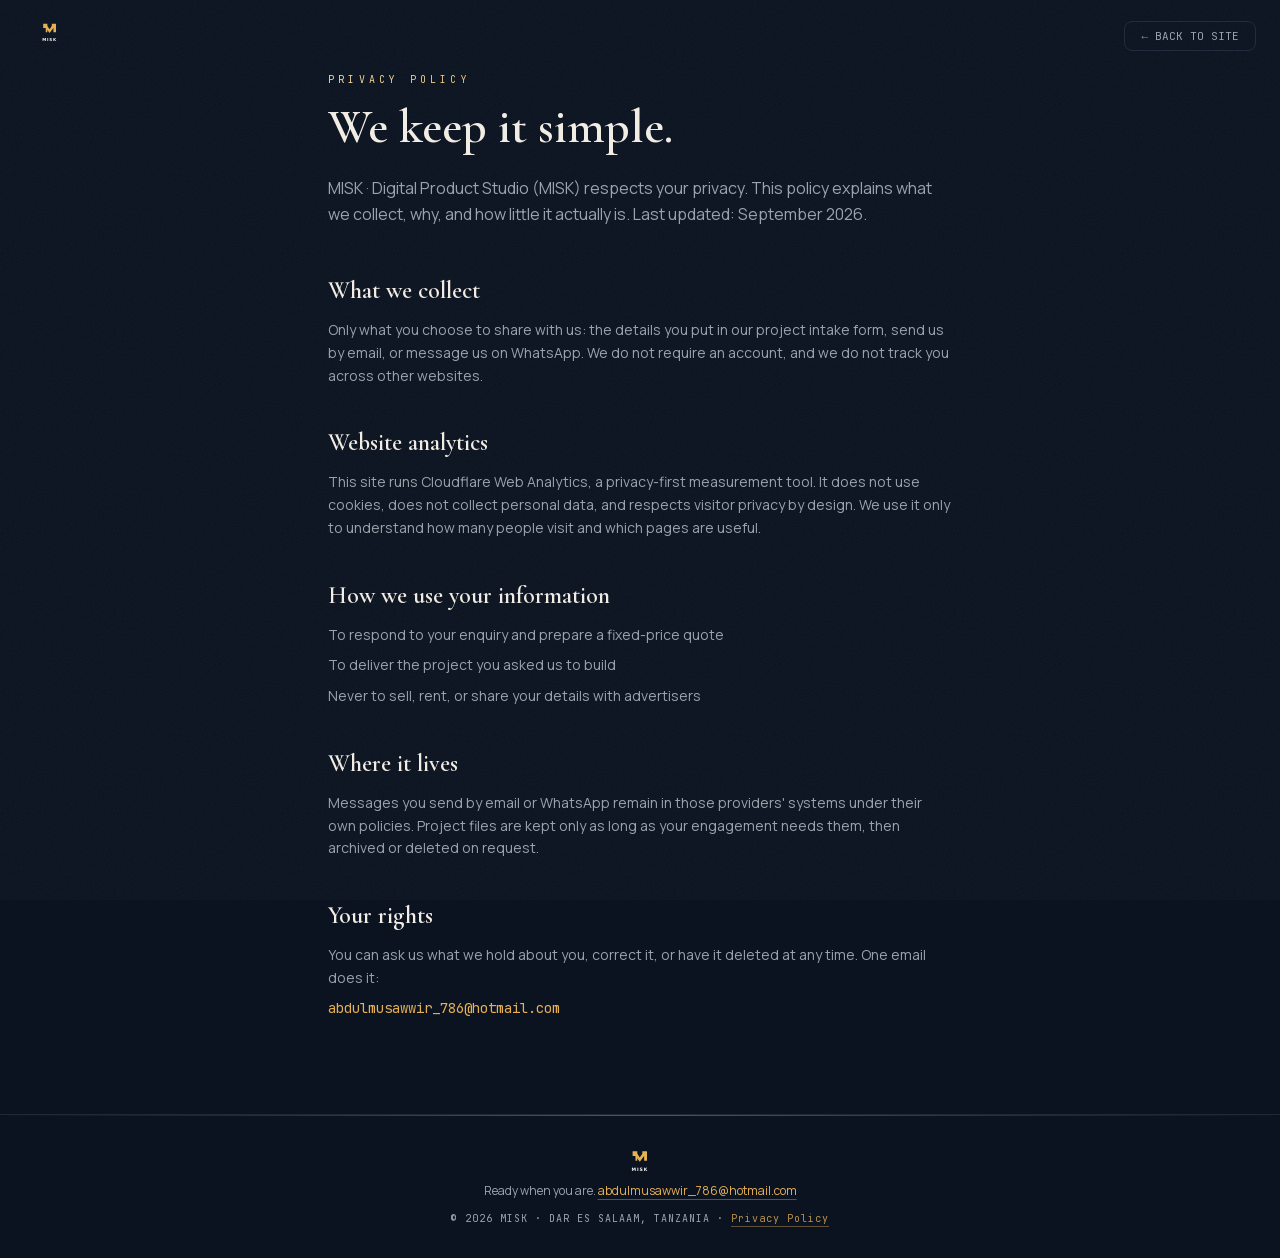
<file: privacy/index.html>
<!DOCTYPE html><html lang="en" class="__variable_1d4694 __variable_73ee6c __variable_3c557b"><head><meta charSet="utf-8"/><meta name="viewport" content="width=device-width, initial-scale=1"/><link rel="stylesheet" href="/_next/static/css/c402f70d4c0a0f70.css" data-precedence="next"/><link rel="preload" as="script" fetchPriority="low" href="/_next/static/chunks/webpack-67505aeadfdf73b8.js"/><script src="/_next/static/chunks/fd9d1056-b11b2651f33aae7f.js" async=""></script><script src="/_next/static/chunks/117-e173c366e2bfd494.js" async=""></script><script src="/_next/static/chunks/main-app-1a9dd9c845050a62.js" async=""></script><script src="/_next/static/chunks/972-8c0ee6fabcd1342f.js" async=""></script><script src="/_next/static/chunks/app/privacy/page-3b5a093c39f128fa.js" async=""></script><script src="/_next/static/chunks/app/layout-feffc0b25c8b799a.js" async=""></script><title>Privacy Policy · MISK · MISK</title><meta name="description" content="How MISK · Digital Product Studio handles the information you share when you visit, message, or work with us."/><meta property="og:title" content="Privacy Policy · MISK · MISK"/><meta property="og:description" content="How MISK · Digital Product Studio handles the information you share when you visit, message, or work with us."/><meta property="og:url" content="https://abdulmusawwir.github.io/"/><meta property="og:site_name" content="MISK"/><meta property="og:image:type" content="image/png"/><meta property="og:image:width" content="1200"/><meta property="og:image:height" content="630"/><meta property="og:image" content="https://abdulmusawwir.github.io/opengraph-image.png?def1c16df889c336"/><meta property="og:type" content="website"/><meta name="twitter:card" content="summary_large_image"/><meta name="twitter:title" content="Privacy Policy · MISK · MISK"/><meta name="twitter:description" content="How MISK · Digital Product Studio handles the information you share when you visit, message, or work with us."/><meta name="twitter:image:type" content="image/png"/><meta name="twitter:image:width" content="1200"/><meta name="twitter:image:height" content="630"/><meta name="twitter:image" content="https://abdulmusawwir.github.io/opengraph-image.png?def1c16df889c336"/><link rel="icon" href="/icon.svg?94942f29dd67c2d0" type="image/svg+xml" sizes="any"/><script src="/_next/static/chunks/polyfills-42372ed130431b0a.js" noModule=""></script></head><body class="grain"><div class="min-h-screen"><header class="flex items-center justify-between px-6 py-5"><svg viewBox="0 0 800 500" class="h-8 w-auto" fill="none" xmlns="http://www.w3.org/2000/svg" role="img" aria-label="MISK · Digital Product Studio"><g transform="translate(0, -10)"><g transform="translate(300, 70)"><path d="M0 0 H65 V130 H40 V65 H0 Z" fill="#E6B055"></path><path d="M135 0 H200 V130 H160 V65 H135 Z" fill="#E6B055"></path><path d="M65 35 L100 85 L135 35 L160 65 L100 145 L40 65 Z" fill="#E6B055"></path></g><text x="400" y="345" font-family="system-ui, -apple-system, sans-serif" font-size="64" font-weight="900" letter-spacing="12" fill="#F8FAFC" text-anchor="middle">MISK</text></g></svg><a class="rounded-lg border border-seam px-4 py-1.5 font-mono text-[11px] text-fog transition hover:border-brass hover:text-cream" href="/">← BACK TO SITE</a></header><main class="mx-auto max-w-2xl px-6 pb-24"><p class="brass-text mb-4 font-mono text-[10px] tracking-[0.42em]">PRIVACY POLICY</p><h1 class="font-display text-5xl font-semibold">We keep it simple.</h1><p class="mt-6 text-base leading-relaxed text-fog">MISK · Digital Product Studio (MISK) respects your privacy. This policy explains what we collect, why, and how little it actually is. Last updated: September 2026.</p><div class="mt-12 space-y-10"><section><h2 class="font-display text-2xl font-semibold text-cream">What we collect</h2><p class="mt-3 text-sm leading-relaxed text-fog">Only what you choose to share with us: the details you put in our project intake form, send us by email, or message us on WhatsApp. We do not require an account, and we do not track you across other websites.</p></section><section><h2 class="font-display text-2xl font-semibold text-cream">Website analytics</h2><p class="mt-3 text-sm leading-relaxed text-fog">This site runs Cloudflare Web Analytics, a privacy-first measurement tool. It does not use cookies, does not collect personal data, and respects visitor privacy by design. We use it only to understand how many people visit and which pages are useful.</p></section><section><h2 class="font-display text-2xl font-semibold text-cream">How we use your information</h2><ul class="mt-3 space-y-2 text-sm leading-relaxed text-fog"><li>To respond to your enquiry and prepare a fixed-price quote</li><li>To deliver the project you asked us to build</li><li>Never to sell, rent, or share your details with advertisers</li></ul></section><section><h2 class="font-display text-2xl font-semibold text-cream">Where it lives</h2><p class="mt-3 text-sm leading-relaxed text-fog">Messages you send by email or WhatsApp remain in those providers&#x27; systems under their own policies. Project files are kept only as long as your engagement needs them, then archived or deleted on request.</p></section><section><h2 class="font-display text-2xl font-semibold text-cream">Your rights</h2><p class="mt-3 text-sm leading-relaxed text-fog">You can ask us what we hold about you, correct it, or have it deleted at any time. One email does it:</p><p class="mt-2 font-mono text-sm text-brass">abdulmusawwir_786@hotmail.com</p></section></div></main><footer class="relative border-t border-seam py-8 text-center"><div class="seam-top"></div><svg viewBox="0 0 800 500" class="mx-auto h-9 w-auto" fill="none" xmlns="http://www.w3.org/2000/svg" role="img" aria-label="MISK · Digital Product Studio"><g transform="translate(0, -10)"><g transform="translate(300, 70)"><path d="M0 0 H65 V130 H40 V65 H0 Z" fill="#E6B055"></path><path d="M135 0 H200 V130 H160 V65 H135 Z" fill="#E6B055"></path><path d="M65 35 L100 85 L135 35 L160 65 L100 145 L40 65 Z" fill="#E6B055"></path></g><text x="400" y="345" font-family="system-ui, -apple-system, sans-serif" font-size="64" font-weight="900" letter-spacing="12" fill="#F8FAFC" text-anchor="middle">MISK</text></g></svg><p class="text-xs text-fog">Ready when you are.<!-- --> <a class="text-brass underline decoration-brass/40 underline-offset-4 hover:decoration-brass" href="mailto:abdulmusawwir_786@hotmail.com">abdulmusawwir_786@hotmail.com</a></p><p class="mt-3 font-mono text-[10px] tracking-widest text-fog">© 2026 MISK · DAR ES SALAAM, TANZANIA ·<!-- --> <a class="text-brass/80 underline decoration-brass/40 underline-offset-4 hover:text-brass" href="/privacy/">Privacy Policy</a></p></footer></div><script src="/_next/static/chunks/webpack-67505aeadfdf73b8.js" async=""></script><script>(self.__next_f=self.__next_f||[]).push([0]);self.__next_f.push([2,null])</script><script>self.__next_f.push([1,"1:HL[\"/_next/static/css/c402f70d4c0a0f70.css\",\"style\"]\n"])</script><script>self.__next_f.push([1,"2:I[2846,[],\"\"]\n4:I[2972,[\"972\",\"static/chunks/972-8c0ee6fabcd1342f.js\",\"385\",\"static/chunks/app/privacy/page-3b5a093c39f128fa.js\"],\"\"]\n5:I[4707,[],\"\"]\n6:I[6423,[],\"\"]\n7:I[1395,[\"185\",\"static/chunks/app/layout-feffc0b25c8b799a.js\"],\"default\"]\n8:I[4640,[\"185\",\"static/chunks/app/layout-feffc0b25c8b799a.js\"],\"default\"]\na:I[1060,[],\"\"]\nb:[]\n"])</script><script>self.__next_f.push([1,"0:[\"$\",\"$L2\",null,{\"buildId\":\"ebz1m24qQWfN6wdWHEA4L\",\"assetPrefix\":\"\",\"urlParts\":[\"\",\"privacy\",\"\"],\"initialTree\":[\"\",{\"children\":[\"privacy\",{\"children\":[\"__PAGE__\",{}]}]},\"$undefined\",\"$undefined\",true],\"initialSeedData\":[\"\",{\"children\":[\"privacy\",{\"children\":[\"__PAGE__\",{},[[\"$L3\",[\"$\",\"div\",null,{\"className\":\"min-h-screen\",\"children\":[[\"$\",\"header\",null,{\"className\":\"flex items-center justify-between px-6 py-5\",\"children\":[[\"$\",\"svg\",null,{\"viewBox\":\"0 0 800 500\",\"className\":\"h-8 w-auto\",\"fill\":\"none\",\"xmlns\":\"http://www.w3.org/2000/svg\",\"role\":\"img\",\"aria-label\":\"MISK · Digital Product Studio\",\"children\":[\"$\",\"g\",null,{\"transform\":\"translate(0, -10)\",\"children\":[[\"$\",\"g\",null,{\"transform\":\"translate(300, 70)\",\"children\":[[\"$\",\"path\",null,{\"d\":\"M0 0 H65 V130 H40 V65 H0 Z\",\"fill\":\"#E6B055\"}],[\"$\",\"path\",null,{\"d\":\"M135 0 H200 V130 H160 V65 H135 Z\",\"fill\":\"#E6B055\"}],[\"$\",\"path\",null,{\"d\":\"M65 35 L100 85 L135 35 L160 65 L100 145 L40 65 Z\",\"fill\":\"#E6B055\"}]]}],[\"$\",\"text\",null,{\"x\":\"400\",\"y\":\"345\",\"fontFamily\":\"system-ui, -apple-system, sans-serif\",\"fontSize\":\"64\",\"fontWeight\":\"900\",\"letterSpacing\":\"12\",\"fill\":\"#F8FAFC\",\"textAnchor\":\"middle\",\"children\":\"MISK\"}],false]}]}],[\"$\",\"$L4\",null,{\"href\":\"/\",\"className\":\"rounded-lg border border-seam px-4 py-1.5 font-mono text-[11px] text-fog transition hover:border-brass hover:text-cream\",\"children\":\"← BACK TO SITE\"}]]}],[\"$\",\"main\",null,{\"className\":\"mx-auto max-w-2xl px-6 pb-24\",\"children\":[[\"$\",\"p\",null,{\"className\":\"brass-text mb-4 font-mono text-[10px] tracking-[0.42em]\",\"children\":\"PRIVACY POLICY\"}],[\"$\",\"h1\",null,{\"className\":\"font-display text-5xl font-semibold\",\"children\":\"We keep it simple.\"}],[\"$\",\"p\",null,{\"className\":\"mt-6 text-base leading-relaxed text-fog\",\"children\":\"MISK · Digital Product Studio (MISK) respects your privacy. This policy explains what we collect, why, and how little it actually is. Last updated: September 2026.\"}],[\"$\",\"div\",null,{\"className\":\"mt-12 space-y-10\",\"children\":[[\"$\",\"section\",null,{\"children\":[[\"$\",\"h2\",null,{\"className\":\"font-display text-2xl font-semibold text-cream\",\"children\":\"What we collect\"}],[\"$\",\"p\",null,{\"className\":\"mt-3 text-sm leading-relaxed text-fog\",\"children\":\"Only what you choose to share with us: the details you put in our project intake form, send us by email, or message us on WhatsApp. We do not require an account, and we do not track you across other websites.\"}]]}],[\"$\",\"section\",null,{\"children\":[[\"$\",\"h2\",null,{\"className\":\"font-display text-2xl font-semibold text-cream\",\"children\":\"Website analytics\"}],[\"$\",\"p\",null,{\"className\":\"mt-3 text-sm leading-relaxed text-fog\",\"children\":\"This site runs Cloudflare Web Analytics, a privacy-first measurement tool. It does not use cookies, does not collect personal data, and respects visitor privacy by design. We use it only to understand how many people visit and which pages are useful.\"}]]}],[\"$\",\"section\",null,{\"children\":[[\"$\",\"h2\",null,{\"className\":\"font-display text-2xl font-semibold text-cream\",\"children\":\"How we use your information\"}],[\"$\",\"ul\",null,{\"className\":\"mt-3 space-y-2 text-sm leading-relaxed text-fog\",\"children\":[[\"$\",\"li\",null,{\"children\":\"To respond to your enquiry and prepare a fixed-price quote\"}],[\"$\",\"li\",null,{\"children\":\"To deliver the project you asked us to build\"}],[\"$\",\"li\",null,{\"children\":\"Never to sell, rent, or share your details with advertisers\"}]]}]]}],[\"$\",\"section\",null,{\"children\":[[\"$\",\"h2\",null,{\"className\":\"font-display text-2xl font-semibold text-cream\",\"children\":\"Where it lives\"}],[\"$\",\"p\",null,{\"className\":\"mt-3 text-sm leading-relaxed text-fog\",\"children\":\"Messages you send by email or WhatsApp remain in those providers' systems under their own policies. Project files are kept only as long as your engagement needs them, then archived or deleted on request.\"}]]}],[\"$\",\"section\",null,{\"children\":[[\"$\",\"h2\",null,{\"className\":\"font-display text-2xl font-semibold text-cream\",\"children\":\"Your rights\"}],[\"$\",\"p\",null,{\"className\":\"mt-3 text-sm leading-relaxed text-fog\",\"children\":\"You can ask us what we hold about you, correct it, or have it deleted at any time. One email does it:\"}],[\"$\",\"p\",null,{\"className\":\"mt-2 font-mono text-sm text-brass\",\"children\":\"abdulmusawwir_786@hotmail.com\"}]]}]]}]]}],[\"$\",\"footer\",null,{\"className\":\"relative border-t border-seam py-8 text-center\",\"children\":[[\"$\",\"div\",null,{\"className\":\"seam-top\"}],[[\"$\",\"svg\",null,{\"viewBox\":\"0 0 800 500\",\"className\":\"mx-auto h-9 w-auto\",\"fill\":\"none\",\"xmlns\":\"http://www.w3.org/2000/svg\",\"role\":\"img\",\"aria-label\":\"MISK · Digital Product Studio\",\"children\":[\"$\",\"g\",null,{\"transform\":\"translate(0, -10)\",\"children\":[[\"$\",\"g\",null,{\"transform\":\"translate(300, 70)\",\"children\":[[\"$\",\"path\",null,{\"d\":\"M0 0 H65 V130 H40 V65 H0 Z\",\"fill\":\"#E6B055\"}],[\"$\",\"path\",null,{\"d\":\"M135 0 H200 V130 H160 V65 H135 Z\",\"fill\":\"#E6B055\"}],[\"$\",\"path\",null,{\"d\":\"M65 35 L100 85 L135 35 L160 65 L100 145 L40 65 Z\",\"fill\":\"#E6B055\"}]]}],[\"$\",\"text\",null,{\"x\":\"400\",\"y\":\"345\",\"fontFamily\":\"system-ui, -apple-system, sans-serif\",\"fontSize\":\"64\",\"fontWeight\":\"900\",\"letterSpacing\":\"12\",\"fill\":\"#F8FAFC\",\"textAnchor\":\"middle\",\"children\":\"MISK\"}],false]}]}],[\"$\",\"p\",null,{\"className\":\"text-xs text-fog\",\"children\":[\"Ready when you are.\",\" \",[\"$\",\"a\",null,{\"className\":\"text-brass underline decoration-brass/40 underline-offset-4 hover:decoration-brass\",\"href\":\"mailto:abdulmusawwir_786@hotmail.com\",\"children\":\"abdulmusawwir_786@hotmail.com\"}]]}],[\"$\",\"p\",null,{\"className\":\"mt-3 font-mono text-[10px] tracking-widest text-fog\",\"children\":[\"© 2026 MISK · DAR ES SALAAM, TANZANIA ·\",\" \",[\"$\",\"$L4\",null,{\"href\":\"/privacy/\",\"className\":\"text-brass/80 underline decoration-brass/40 underline-offset-4 hover:text-brass\",\"children\":\"Privacy Policy\"}]]}]]]}]]}],null],null],null]},[null,[\"$\",\"$L5\",null,{\"parallelRouterKey\":\"children\",\"segmentPath\":[\"children\",\"privacy\",\"children\"],\"error\":\"$undefined\",\"errorStyles\":\"$undefined\",\"errorScripts\":\"$undefined\",\"template\":[\"$\",\"$L6\",null,{}],\"templateStyles\":\"$undefined\",\"templateScripts\":\"$undefined\",\"notFound\":\"$undefined\",\"notFoundStyles\":\"$undefined\"}]],null]},[[[[\"$\",\"link\",\"0\",{\"rel\":\"stylesheet\",\"href\":\"/_next/static/css/c402f70d4c0a0f70.css\",\"precedence\":\"next\",\"crossOrigin\":\"$undefined\"}]],[\"$\",\"html\",null,{\"lang\":\"en\",\"className\":\"__variable_1d4694 __variable_73ee6c __variable_3c557b\",\"children\":[\"$\",\"body\",null,{\"className\":\"grain\",\"children\":[[\"$\",\"$L7\",null,{}],[\"$\",\"$L8\",null,{}],[\"$\",\"$L5\",null,{\"parallelRouterKey\":\"children\",\"segmentPath\":[\"children\"],\"error\":\"$undefined\",\"errorStyles\":\"$undefined\",\"errorScripts\":\"$undefined\",\"template\":[\"$\",\"$L6\",null,{}],\"templateStyles\":\"$undefined\",\"templateScripts\":\"$undefined\",\"notFound\":[[\"$\",\"title\",null,{\"children\":\"404: This page could not be found.\"}],[\"$\",\"div\",null,{\"style\":{\"fontFamily\":\"system-ui,\\\"Segoe UI\\\",Roboto,Helvetica,Arial,sans-serif,\\\"Apple Color Emoji\\\",\\\"Segoe UI Emoji\\\"\",\"height\":\"100vh\",\"textAlign\":\"center\",\"display\":\"flex\",\"flexDirection\":\"column\",\"alignItems\":\"center\",\"justifyContent\":\"center\"},\"children\":[\"$\",\"div\",null,{\"children\":[[\"$\",\"style\",null,{\"dangerouslySetInnerHTML\":{\"__html\":\"body{color:#000;background:#fff;margin:0}.next-error-h1{border-right:1px solid rgba(0,0,0,.3)}@media (prefers-color-scheme:dark){body{color:#fff;background:#000}.next-error-h1{border-right:1px solid rgba(255,255,255,.3)}}\"}}],[\"$\",\"h1\",null,{\"className\":\"next-error-h1\",\"style\":{\"display\":\"inline-block\",\"margin\":\"0 20px 0 0\",\"padding\":\"0 23px 0 0\",\"fontSize\":24,\"fontWeight\":500,\"verticalAlign\":\"top\",\"lineHeight\":\"49px\"},\"children\":\"404\"}],[\"$\",\"div\",null,{\"style\":{\"display\":\"inline-block\"},\"children\":[\"$\",\"h2\",null,{\"style\":{\"fontSize\":14,\"fontWeight\":400,\"lineHeight\":\"49px\",\"margin\":0},\"children\":\"This page could not be found.\"}]}]]}]}]],\"notFoundStyles\":[]}]]}]}]],null],null],\"couldBeIntercepted\":false,\"initialHead\":[null,\"$L9\"],\"globalErrorComponent\":\"$a\",\"missingSlots\":\"$Wb\"}]\n"])</script><script>self.__next_f.push([1,"9:[[\"$\",\"meta\",\"0\",{\"name\":\"viewport\",\"content\":\"width=device-width, initial-scale=1\"}],[\"$\",\"meta\",\"1\",{\"charSet\":\"utf-8\"}],[\"$\",\"title\",\"2\",{\"children\":\"Privacy Policy · MISK · MISK\"}],[\"$\",\"meta\",\"3\",{\"name\":\"description\",\"content\":\"How MISK · Digital Product Studio handles the information you share when you visit, message, or work with us.\"}],[\"$\",\"meta\",\"4\",{\"property\":\"og:title\",\"content\":\"Privacy Policy · MISK · MISK\"}],[\"$\",\"meta\",\"5\",{\"property\":\"og:description\",\"content\":\"How MISK · Digital Product Studio handles the information you share when you visit, message, or work with us.\"}],[\"$\",\"meta\",\"6\",{\"property\":\"og:url\",\"content\":\"https://abdulmusawwir.github.io/\"}],[\"$\",\"meta\",\"7\",{\"property\":\"og:site_name\",\"content\":\"MISK\"}],[\"$\",\"meta\",\"8\",{\"property\":\"og:image:type\",\"content\":\"image/png\"}],[\"$\",\"meta\",\"9\",{\"property\":\"og:image:width\",\"content\":\"1200\"}],[\"$\",\"meta\",\"10\",{\"property\":\"og:image:height\",\"content\":\"630\"}],[\"$\",\"meta\",\"11\",{\"property\":\"og:image\",\"content\":\"https://abdulmusawwir.github.io/opengraph-image.png?def1c16df889c336\"}],[\"$\",\"meta\",\"12\",{\"property\":\"og:type\",\"content\":\"website\"}],[\"$\",\"meta\",\"13\",{\"name\":\"twitter:card\",\"content\":\"summary_large_image\"}],[\"$\",\"meta\",\"14\",{\"name\":\"twitter:title\",\"content\":\"Privacy Policy · MISK · MISK\"}],[\"$\",\"meta\",\"15\",{\"name\":\"twitter:description\",\"content\":\"How MISK · Digital Product Studio handles the information you share when you visit, message, or work with us.\"}],[\"$\",\"meta\",\"16\",{\"name\":\"twitter:image:type\",\"content\":\"image/png\"}],[\"$\",\"meta\",\"17\",{\"name\":\"twitter:image:width\",\"content\":\"1200\"}],[\"$\",\"meta\",\"18\",{\"name\":\"twitter:image:height\",\"content\":\"630\"}],[\"$\",\"meta\",\"19\",{\"name\":\"twitter:image\",\"content\":\"https://abdulmusawwir.github.io/opengraph-image.png?def1c16df889c336\"}],[\"$\",\"link\",\"20\",{\"rel\":\"icon\",\"href\":\"/icon.svg?94942f29dd67c2d0\",\"type\":\"image/svg+xml\",\"sizes\":\"any\"}]]\n3:null\n"])</script></body></html>
</file>
<file: _next/static/css/c402f70d4c0a0f70.css>
@font-face{font-family:__Cormorant_Garamond_1d4694;font-style:italic;font-weight:500;font-display:swap;src:url(/_next/static/media/fd3893c623c32b6d-s.woff2) format("woff2");unicode-range:u+0460-052f,u+1c80-1c8a,u+20b4,u+2de0-2dff,u+a640-a69f,u+fe2e-fe2f}@font-face{font-family:__Cormorant_Garamond_1d4694;font-style:italic;font-weight:500;font-display:swap;src:url(/_next/static/media/ea896c3885e026c1-s.woff2) format("woff2");unicode-range:u+0301,u+0400-045f,u+0490-0491,u+04b0-04b1,u+2116}@font-face{font-family:__Cormorant_Garamond_1d4694;font-style:italic;font-weight:500;font-display:swap;src:url(/_next/static/media/024ead497118aa23-s.woff2) format("woff2");unicode-range:u+0102-0103,u+0110-0111,u+0128-0129,u+0168-0169,u+01a0-01a1,u+01af-01b0,u+0300-0301,u+0303-0304,u+0308-0309,u+0323,u+0329,u+1ea0-1ef9,u+20ab}@font-face{font-family:__Cormorant_Garamond_1d4694;font-style:italic;font-weight:500;font-display:swap;src:url(/_next/static/media/e74f24ed7f0e4323-s.woff2) format("woff2");unicode-range:u+0100-02ba,u+02bd-02c5,u+02c7-02cc,u+02ce-02d7,u+02dd-02ff,u+0304,u+0308,u+0329,u+1d00-1dbf,u+1e00-1e9f,u+1ef2-1eff,u+2020,u+20a0-20ab,u+20ad-20c0,u+2113,u+2c60-2c7f,u+a720-a7ff}@font-face{font-family:__Cormorant_Garamond_1d4694;font-style:italic;font-weight:500;font-display:swap;src:url(/_next/static/media/e18f83c737786aa7-s.p.woff2) format("woff2");unicode-range:u+00??,u+0131,u+0152-0153,u+02bb-02bc,u+02c6,u+02da,u+02dc,u+0304,u+0308,u+0329,u+2000-206f,u+20ac,u+2122,u+2191,u+2193,u+2212,u+2215,u+feff,u+fffd}@font-face{font-family:__Cormorant_Garamond_1d4694;font-style:italic;font-weight:600;font-display:swap;src:url(/_next/static/media/fd3893c623c32b6d-s.woff2) format("woff2");unicode-range:u+0460-052f,u+1c80-1c8a,u+20b4,u+2de0-2dff,u+a640-a69f,u+fe2e-fe2f}@font-face{font-family:__Cormorant_Garamond_1d4694;font-style:italic;font-weight:600;font-display:swap;src:url(/_next/static/media/ea896c3885e026c1-s.woff2) format("woff2");unicode-range:u+0301,u+0400-045f,u+0490-0491,u+04b0-04b1,u+2116}@font-face{font-family:__Cormorant_Garamond_1d4694;font-style:italic;font-weight:600;font-display:swap;src:url(/_next/static/media/024ead497118aa23-s.woff2) format("woff2");unicode-range:u+0102-0103,u+0110-0111,u+0128-0129,u+0168-0169,u+01a0-01a1,u+01af-01b0,u+0300-0301,u+0303-0304,u+0308-0309,u+0323,u+0329,u+1ea0-1ef9,u+20ab}@font-face{font-family:__Cormorant_Garamond_1d4694;font-style:italic;font-weight:600;font-display:swap;src:url(/_next/static/media/e74f24ed7f0e4323-s.woff2) format("woff2");unicode-range:u+0100-02ba,u+02bd-02c5,u+02c7-02cc,u+02ce-02d7,u+02dd-02ff,u+0304,u+0308,u+0329,u+1d00-1dbf,u+1e00-1e9f,u+1ef2-1eff,u+2020,u+20a0-20ab,u+20ad-20c0,u+2113,u+2c60-2c7f,u+a720-a7ff}@font-face{font-family:__Cormorant_Garamond_1d4694;font-style:italic;font-weight:600;font-display:swap;src:url(/_next/static/media/e18f83c737786aa7-s.p.woff2) format("woff2");unicode-range:u+00??,u+0131,u+0152-0153,u+02bb-02bc,u+02c6,u+02da,u+02dc,u+0304,u+0308,u+0329,u+2000-206f,u+20ac,u+2122,u+2191,u+2193,u+2212,u+2215,u+feff,u+fffd}@font-face{font-family:__Cormorant_Garamond_1d4694;font-style:italic;font-weight:700;font-display:swap;src:url(/_next/static/media/fd3893c623c32b6d-s.woff2) format("woff2");unicode-range:u+0460-052f,u+1c80-1c8a,u+20b4,u+2de0-2dff,u+a640-a69f,u+fe2e-fe2f}@font-face{font-family:__Cormorant_Garamond_1d4694;font-style:italic;font-weight:700;font-display:swap;src:url(/_next/static/media/ea896c3885e026c1-s.woff2) format("woff2");unicode-range:u+0301,u+0400-045f,u+0490-0491,u+04b0-04b1,u+2116}@font-face{font-family:__Cormorant_Garamond_1d4694;font-style:italic;font-weight:700;font-display:swap;src:url(/_next/static/media/024ead497118aa23-s.woff2) format("woff2");unicode-range:u+0102-0103,u+0110-0111,u+0128-0129,u+0168-0169,u+01a0-01a1,u+01af-01b0,u+0300-0301,u+0303-0304,u+0308-0309,u+0323,u+0329,u+1ea0-1ef9,u+20ab}@font-face{font-family:__Cormorant_Garamond_1d4694;font-style:italic;font-weight:700;font-display:swap;src:url(/_next/static/media/e74f24ed7f0e4323-s.woff2) format("woff2");unicode-range:u+0100-02ba,u+02bd-02c5,u+02c7-02cc,u+02ce-02d7,u+02dd-02ff,u+0304,u+0308,u+0329,u+1d00-1dbf,u+1e00-1e9f,u+1ef2-1eff,u+2020,u+20a0-20ab,u+20ad-20c0,u+2113,u+2c60-2c7f,u+a720-a7ff}@font-face{font-family:__Cormorant_Garamond_1d4694;font-style:italic;font-weight:700;font-display:swap;src:url(/_next/static/media/e18f83c737786aa7-s.p.woff2) format("woff2");unicode-range:u+00??,u+0131,u+0152-0153,u+02bb-02bc,u+02c6,u+02da,u+02dc,u+0304,u+0308,u+0329,u+2000-206f,u+20ac,u+2122,u+2191,u+2193,u+2212,u+2215,u+feff,u+fffd}@font-face{font-family:__Cormorant_Garamond_1d4694;font-style:normal;font-weight:500;font-display:swap;src:url(/_next/static/media/393d45a2251e223a-s.woff2) format("woff2");unicode-range:u+0460-052f,u+1c80-1c8a,u+20b4,u+2de0-2dff,u+a640-a69f,u+fe2e-fe2f}@font-face{font-family:__Cormorant_Garamond_1d4694;font-style:normal;font-weight:500;font-display:swap;src:url(/_next/static/media/8715d2ed531152f4-s.woff2) format("woff2");unicode-range:u+0301,u+0400-045f,u+0490-0491,u+04b0-04b1,u+2116}@font-face{font-family:__Cormorant_Garamond_1d4694;font-style:normal;font-weight:500;font-display:swap;src:url(/_next/static/media/c48b38fe8bb532f3-s.woff2) format("woff2");unicode-range:u+0102-0103,u+0110-0111,u+0128-0129,u+0168-0169,u+01a0-01a1,u+01af-01b0,u+0300-0301,u+0303-0304,u+0308-0309,u+0323,u+0329,u+1ea0-1ef9,u+20ab}@font-face{font-family:__Cormorant_Garamond_1d4694;font-style:normal;font-weight:500;font-display:swap;src:url(/_next/static/media/48410f3df60da620-s.woff2) format("woff2");unicode-range:u+0100-02ba,u+02bd-02c5,u+02c7-02cc,u+02ce-02d7,u+02dd-02ff,u+0304,u+0308,u+0329,u+1d00-1dbf,u+1e00-1e9f,u+1ef2-1eff,u+2020,u+20a0-20ab,u+20ad-20c0,u+2113,u+2c60-2c7f,u+a720-a7ff}@font-face{font-family:__Cormorant_Garamond_1d4694;font-style:normal;font-weight:500;font-display:swap;src:url(/_next/static/media/7b89a4fd5e90ede0-s.p.woff2) format("woff2");unicode-range:u+00??,u+0131,u+0152-0153,u+02bb-02bc,u+02c6,u+02da,u+02dc,u+0304,u+0308,u+0329,u+2000-206f,u+20ac,u+2122,u+2191,u+2193,u+2212,u+2215,u+feff,u+fffd}@font-face{font-family:__Cormorant_Garamond_1d4694;font-style:normal;font-weight:600;font-display:swap;src:url(/_next/static/media/393d45a2251e223a-s.woff2) format("woff2");unicode-range:u+0460-052f,u+1c80-1c8a,u+20b4,u+2de0-2dff,u+a640-a69f,u+fe2e-fe2f}@font-face{font-family:__Cormorant_Garamond_1d4694;font-style:normal;font-weight:600;font-display:swap;src:url(/_next/static/media/8715d2ed531152f4-s.woff2) format("woff2");unicode-range:u+0301,u+0400-045f,u+0490-0491,u+04b0-04b1,u+2116}@font-face{font-family:__Cormorant_Garamond_1d4694;font-style:normal;font-weight:600;font-display:swap;src:url(/_next/static/media/c48b38fe8bb532f3-s.woff2) format("woff2");unicode-range:u+0102-0103,u+0110-0111,u+0128-0129,u+0168-0169,u+01a0-01a1,u+01af-01b0,u+0300-0301,u+0303-0304,u+0308-0309,u+0323,u+0329,u+1ea0-1ef9,u+20ab}@font-face{font-family:__Cormorant_Garamond_1d4694;font-style:normal;font-weight:600;font-display:swap;src:url(/_next/static/media/48410f3df60da620-s.woff2) format("woff2");unicode-range:u+0100-02ba,u+02bd-02c5,u+02c7-02cc,u+02ce-02d7,u+02dd-02ff,u+0304,u+0308,u+0329,u+1d00-1dbf,u+1e00-1e9f,u+1ef2-1eff,u+2020,u+20a0-20ab,u+20ad-20c0,u+2113,u+2c60-2c7f,u+a720-a7ff}@font-face{font-family:__Cormorant_Garamond_1d4694;font-style:normal;font-weight:600;font-display:swap;src:url(/_next/static/media/7b89a4fd5e90ede0-s.p.woff2) format("woff2");unicode-range:u+00??,u+0131,u+0152-0153,u+02bb-02bc,u+02c6,u+02da,u+02dc,u+0304,u+0308,u+0329,u+2000-206f,u+20ac,u+2122,u+2191,u+2193,u+2212,u+2215,u+feff,u+fffd}@font-face{font-family:__Cormorant_Garamond_1d4694;font-style:normal;font-weight:700;font-display:swap;src:url(/_next/static/media/393d45a2251e223a-s.woff2) format("woff2");unicode-range:u+0460-052f,u+1c80-1c8a,u+20b4,u+2de0-2dff,u+a640-a69f,u+fe2e-fe2f}@font-face{font-family:__Cormorant_Garamond_1d4694;font-style:normal;font-weight:700;font-display:swap;src:url(/_next/static/media/8715d2ed531152f4-s.woff2) format("woff2");unicode-range:u+0301,u+0400-045f,u+0490-0491,u+04b0-04b1,u+2116}@font-face{font-family:__Cormorant_Garamond_1d4694;font-style:normal;font-weight:700;font-display:swap;src:url(/_next/static/media/c48b38fe8bb532f3-s.woff2) format("woff2");unicode-range:u+0102-0103,u+0110-0111,u+0128-0129,u+0168-0169,u+01a0-01a1,u+01af-01b0,u+0300-0301,u+0303-0304,u+0308-0309,u+0323,u+0329,u+1ea0-1ef9,u+20ab}@font-face{font-family:__Cormorant_Garamond_1d4694;font-style:normal;font-weight:700;font-display:swap;src:url(/_next/static/media/48410f3df60da620-s.woff2) format("woff2");unicode-range:u+0100-02ba,u+02bd-02c5,u+02c7-02cc,u+02ce-02d7,u+02dd-02ff,u+0304,u+0308,u+0329,u+1d00-1dbf,u+1e00-1e9f,u+1ef2-1eff,u+2020,u+20a0-20ab,u+20ad-20c0,u+2113,u+2c60-2c7f,u+a720-a7ff}@font-face{font-family:__Cormorant_Garamond_1d4694;font-style:normal;font-weight:700;font-display:swap;src:url(/_next/static/media/7b89a4fd5e90ede0-s.p.woff2) format("woff2");unicode-range:u+00??,u+0131,u+0152-0153,u+02bb-02bc,u+02c6,u+02da,u+02dc,u+0304,u+0308,u+0329,u+2000-206f,u+20ac,u+2122,u+2191,u+2193,u+2212,u+2215,u+feff,u+fffd}@font-face{font-family:__Cormorant_Garamond_Fallback_1d4694;src:local("Times New Roman");ascent-override:95.27%;descent-override:29.59%;line-gap-override:0.00%;size-adjust:96.98%}.__className_1d4694{font-family:__Cormorant_Garamond_1d4694,__Cormorant_Garamond_Fallback_1d4694}.__variable_1d4694{--font-cormorant:"__Cormorant_Garamond_1d4694","__Cormorant_Garamond_Fallback_1d4694"}@font-face{font-family:__Manrope_73ee6c;font-style:normal;font-weight:200 800;font-display:swap;src:url(/_next/static/media/438aa629764e75f3-s.woff2) format("woff2");unicode-range:u+0460-052f,u+1c80-1c8a,u+20b4,u+2de0-2dff,u+a640-a69f,u+fe2e-fe2f}@font-face{font-family:__Manrope_73ee6c;font-style:normal;font-weight:200 800;font-display:swap;src:url(/_next/static/media/875ae681bfde4580-s.woff2) format("woff2");unicode-range:u+0301,u+0400-045f,u+0490-0491,u+04b0-04b1,u+2116}@font-face{font-family:__Manrope_73ee6c;font-style:normal;font-weight:200 800;font-display:swap;src:url(/_next/static/media/51251f8b9793cdb3-s.woff2) format("woff2");unicode-range:u+0370-0377,u+037a-037f,u+0384-038a,u+038c,u+038e-03a1,u+03a3-03ff}@font-face{font-family:__Manrope_73ee6c;font-style:normal;font-weight:200 800;font-display:swap;src:url(/_next/static/media/e857b654a2caa584-s.woff2) format("woff2");unicode-range:u+0102-0103,u+0110-0111,u+0128-0129,u+0168-0169,u+01a0-01a1,u+01af-01b0,u+0300-0301,u+0303-0304,u+0308-0309,u+0323,u+0329,u+1ea0-1ef9,u+20ab}@font-face{font-family:__Manrope_73ee6c;font-style:normal;font-weight:200 800;font-display:swap;src:url(/_next/static/media/cc978ac5ee68c2b6-s.woff2) format("woff2");unicode-range:u+0100-02ba,u+02bd-02c5,u+02c7-02cc,u+02ce-02d7,u+02dd-02ff,u+0304,u+0308,u+0329,u+1d00-1dbf,u+1e00-1e9f,u+1ef2-1eff,u+2020,u+20a0-20ab,u+20ad-20c0,u+2113,u+2c60-2c7f,u+a720-a7ff}@font-face{font-family:__Manrope_73ee6c;font-style:normal;font-weight:200 800;font-display:swap;src:url(/_next/static/media/4c9affa5bc8f420e-s.p.woff2) format("woff2");unicode-range:u+00??,u+0131,u+0152-0153,u+02bb-02bc,u+02c6,u+02da,u+02dc,u+0304,u+0308,u+0329,u+2000-206f,u+20ac,u+2122,u+2191,u+2193,u+2212,u+2215,u+feff,u+fffd}@font-face{font-family:__Manrope_Fallback_73ee6c;src:local("Arial");ascent-override:103.31%;descent-override:29.07%;line-gap-override:0.00%;size-adjust:103.19%}.__className_73ee6c{font-family:__Manrope_73ee6c,__Manrope_Fallback_73ee6c;font-style:normal}.__variable_73ee6c{--font-manrope:"__Manrope_73ee6c","__Manrope_Fallback_73ee6c"}@font-face{font-family:__JetBrains_Mono_3c557b;font-style:normal;font-weight:100 800;font-display:swap;src:url(/_next/static/media/886030b0b59bc5a7-s.woff2) format("woff2");unicode-range:u+0460-052f,u+1c80-1c8a,u+20b4,u+2de0-2dff,u+a640-a69f,u+fe2e-fe2f}@font-face{font-family:__JetBrains_Mono_3c557b;font-style:normal;font-weight:100 800;font-display:swap;src:url(/_next/static/media/0aa834ed78bf6d07-s.woff2) format("woff2");unicode-range:u+0301,u+0400-045f,u+0490-0491,u+04b0-04b1,u+2116}@font-face{font-family:__JetBrains_Mono_3c557b;font-style:normal;font-weight:100 800;font-display:swap;src:url(/_next/static/media/67957d42bae0796d-s.woff2) format("woff2");unicode-range:u+0370-0377,u+037a-037f,u+0384-038a,u+038c,u+038e-03a1,u+03a3-03ff}@font-face{font-family:__JetBrains_Mono_3c557b;font-style:normal;font-weight:100 800;font-display:swap;src:url(/_next/static/media/f911b923c6adde36-s.woff2) format("woff2");unicode-range:u+0102-0103,u+0110-0111,u+0128-0129,u+0168-0169,u+01a0-01a1,u+01af-01b0,u+0300-0301,u+0303-0304,u+0308-0309,u+0323,u+0329,u+1ea0-1ef9,u+20ab}@font-face{font-family:__JetBrains_Mono_3c557b;font-style:normal;font-weight:100 800;font-display:swap;src:url(/_next/static/media/939c4f875ee75fbb-s.woff2) format("woff2");unicode-range:u+0100-02ba,u+02bd-02c5,u+02c7-02cc,u+02ce-02d7,u+02dd-02ff,u+0304,u+0308,u+0329,u+1d00-1dbf,u+1e00-1e9f,u+1ef2-1eff,u+2020,u+20a0-20ab,u+20ad-20c0,u+2113,u+2c60-2c7f,u+a720-a7ff}@font-face{font-family:__JetBrains_Mono_3c557b;font-style:normal;font-weight:100 800;font-display:swap;src:url(/_next/static/media/bb3ef058b751a6ad-s.p.woff2) format("woff2");unicode-range:u+00??,u+0131,u+0152-0153,u+02bb-02bc,u+02c6,u+02da,u+02dc,u+0304,u+0308,u+0329,u+2000-206f,u+20ac,u+2122,u+2191,u+2193,u+2212,u+2215,u+feff,u+fffd}@font-face{font-family:__JetBrains_Mono_Fallback_3c557b;src:local("Arial");ascent-override:75.79%;descent-override:22.29%;line-gap-override:0.00%;size-adjust:134.59%}.__className_3c557b{font-family:__JetBrains_Mono_3c557b,__JetBrains_Mono_Fallback_3c557b;font-style:normal}.__variable_3c557b{--font-jetbrains:"__JetBrains_Mono_3c557b","__JetBrains_Mono_Fallback_3c557b"}*,:after,:before{--tw-border-spacing-x:0;--tw-border-spacing-y:0;--tw-translate-x:0;--tw-translate-y:0;--tw-rotate:0;--tw-skew-x:0;--tw-skew-y:0;--tw-scale-x:1;--tw-scale-y:1;--tw-pan-x: ;--tw-pan-y: ;--tw-pinch-zoom: ;--tw-scroll-snap-strictness:proximity;--tw-gradient-from-position: ;--tw-gradient-via-position: ;--tw-gradient-to-position: ;--tw-ordinal: ;--tw-slashed-zero: ;--tw-numeric-figure: ;--tw-numeric-spacing: ;--tw-numeric-fraction: ;--tw-ring-inset: ;--tw-ring-offset-width:0px;--tw-ring-offset-color:#fff;--tw-ring-color:rgba(59,130,246,.5);--tw-ring-offset-shadow:0 0 #0000;--tw-ring-shadow:0 0 #0000;--tw-shadow:0 0 #0000;--tw-shadow-colored:0 0 #0000;--tw-blur: ;--tw-brightness: ;--tw-contrast: ;--tw-grayscale: ;--tw-hue-rotate: ;--tw-invert: ;--tw-saturate: ;--tw-sepia: ;--tw-drop-shadow: ;--tw-backdrop-blur: ;--tw-backdrop-brightness: ;--tw-backdrop-contrast: ;--tw-backdrop-grayscale: ;--tw-backdrop-hue-rotate: ;--tw-backdrop-invert: ;--tw-backdrop-opacity: ;--tw-backdrop-saturate: ;--tw-backdrop-sepia: ;--tw-contain-size: ;--tw-contain-layout: ;--tw-contain-paint: ;--tw-contain-style: }::backdrop{--tw-border-spacing-x:0;--tw-border-spacing-y:0;--tw-translate-x:0;--tw-translate-y:0;--tw-rotate:0;--tw-skew-x:0;--tw-skew-y:0;--tw-scale-x:1;--tw-scale-y:1;--tw-pan-x: ;--tw-pan-y: ;--tw-pinch-zoom: ;--tw-scroll-snap-strictness:proximity;--tw-gradient-from-position: ;--tw-gradient-via-position: ;--tw-gradient-to-position: ;--tw-ordinal: ;--tw-slashed-zero: ;--tw-numeric-figure: ;--tw-numeric-spacing: ;--tw-numeric-fraction: ;--tw-ring-inset: ;--tw-ring-offset-width:0px;--tw-ring-offset-color:#fff;--tw-ring-color:rgba(59,130,246,.5);--tw-ring-offset-shadow:0 0 #0000;--tw-ring-shadow:0 0 #0000;--tw-shadow:0 0 #0000;--tw-shadow-colored:0 0 #0000;--tw-blur: ;--tw-brightness: ;--tw-contrast: ;--tw-grayscale: ;--tw-hue-rotate: ;--tw-invert: ;--tw-saturate: ;--tw-sepia: ;--tw-drop-shadow: ;--tw-backdrop-blur: ;--tw-backdrop-brightness: ;--tw-backdrop-contrast: ;--tw-backdrop-grayscale: ;--tw-backdrop-hue-rotate: ;--tw-backdrop-invert: ;--tw-backdrop-opacity: ;--tw-backdrop-saturate: ;--tw-backdrop-sepia: ;--tw-contain-size: ;--tw-contain-layout: ;--tw-contain-paint: ;--tw-contain-style: }/*
! tailwindcss v3.4.19 | MIT License | https://tailwindcss.com
*/*,:after,:before{box-sizing:border-box;border:0 solid #e5e7eb}:after,:before{--tw-content:""}:host,html{line-height:1.5;-webkit-text-size-adjust:100%;-moz-tab-size:4;-o-tab-size:4;tab-size:4;font-family:var(--font-manrope),sans-serif;font-feature-settings:normal;font-variation-settings:normal;-webkit-tap-highlight-color:transparent}body{margin:0;line-height:inherit}hr{height:0;color:inherit;border-top-width:1px}abbr:where([title]){-webkit-text-decoration:underline dotted;text-decoration:underline dotted}h1,h2,h3,h4,h5,h6{font-size:inherit;font-weight:inherit}a{color:inherit;text-decoration:inherit}b,strong{font-weight:bolder}code,kbd,pre,samp{font-family:var(--font-jetbrains),monospace;font-feature-settings:normal;font-variation-settings:normal;font-size:1em}small{font-size:80%}sub,sup{font-size:75%;line-height:0;position:relative;vertical-align:baseline}sub{bottom:-.25em}sup{top:-.5em}table{text-indent:0;border-color:inherit;border-collapse:collapse}button,input,optgroup,select,textarea{font-family:inherit;font-feature-settings:inherit;font-variation-settings:inherit;font-size:100%;font-weight:inherit;line-height:inherit;letter-spacing:inherit;color:inherit;margin:0;padding:0}button,select{text-transform:none}button,input:where([type=button]),input:where([type=reset]),input:where([type=submit]){-webkit-appearance:button;background-color:transparent;background-image:none}:-moz-focusring{outline:auto}:-moz-ui-invalid{box-shadow:none}progress{vertical-align:baseline}::-webkit-inner-spin-button,::-webkit-outer-spin-button{height:auto}[type=search]{-webkit-appearance:textfield;outline-offset:-2px}::-webkit-search-decoration{-webkit-appearance:none}::-webkit-file-upload-button{-webkit-appearance:button;font:inherit}summary{display:list-item}blockquote,dd,dl,figure,h1,h2,h3,h4,h5,h6,hr,p,pre{margin:0}fieldset{margin:0}fieldset,legend{padding:0}menu,ol,ul{list-style:none;margin:0;padding:0}dialog{padding:0}textarea{resize:vertical}input::-moz-placeholder,textarea::-moz-placeholder{opacity:1;color:#9ca3af}input::placeholder,textarea::placeholder{opacity:1;color:#9ca3af}[role=button],button{cursor:pointer}:disabled{cursor:default}audio,canvas,embed,iframe,img,object,svg,video{display:block;vertical-align:middle}img,video{max-width:100%;height:auto}[hidden]:where(:not([hidden=until-found])){display:none}.pointer-events-none{pointer-events:none}.static{position:static}.fixed{position:fixed}.absolute{position:absolute}.relative{position:relative}.sticky{position:sticky}.inset-0{inset:0}.left-\[-240px\]{left:-240px}.right-0{right:0}.right-5{right:1.25rem}.top-0{top:0}.top-5{top:1.25rem}.top-\[-240px\]{top:-240px}.z-10{z-index:10}.z-20{z-index:20}.z-30{z-index:30}.z-50{z-index:50}.z-\[60\]{z-index:60}.z-\[70\]{z-index:70}.col-span-2{grid-column:span 2/span 2}.float-right{float:right}.mx-auto{margin-left:auto;margin-right:auto}.my-5{margin-top:1.25rem;margin-bottom:1.25rem}.mb-1{margin-bottom:.25rem}.mb-10{margin-bottom:2.5rem}.mb-12{margin-bottom:3rem}.mb-2{margin-bottom:.5rem}.mb-3{margin-bottom:.75rem}.mb-4{margin-bottom:1rem}.mb-5{margin-bottom:1.25rem}.mb-6{margin-bottom:1.5rem}.mb-8{margin-bottom:2rem}.ml-1{margin-left:.25rem}.ml-auto{margin-left:auto}.mr-2{margin-right:.5rem}.mt-0\.5{margin-top:.125rem}.mt-1{margin-top:.25rem}.mt-1\.5{margin-top:.375rem}.mt-11{margin-top:2.75rem}.mt-12{margin-top:3rem}.mt-2{margin-top:.5rem}.mt-2\.5{margin-top:.625rem}.mt-3{margin-top:.75rem}.mt-4{margin-top:1rem}.mt-5{margin-top:1.25rem}.mt-6{margin-top:1.5rem}.mt-7{margin-top:1.75rem}.mt-8{margin-top:2rem}.mt-9{margin-top:2.25rem}.block{display:block}.inline-block{display:inline-block}.flex{display:flex}.inline-flex{display:inline-flex}.table{display:table}.grid{display:grid}.hidden{display:none}.h-1{height:.25rem}.h-1\.5{height:.375rem}.h-10{height:2.5rem}.h-3{height:.75rem}.h-4{height:1rem}.h-8{height:2rem}.h-9{height:2.25rem}.h-\[18px\]{height:18px}.h-full{height:100%}.min-h-screen{min-height:100vh}.w-1{width:.25rem}.w-1\.5{width:.375rem}.w-3{width:.75rem}.w-4{width:1rem}.w-40{width:10rem}.w-\[18px\]{width:18px}.w-auto{width:auto}.w-full{width:100%}.max-w-2xl{max-width:42rem}.max-w-3xl{max-width:48rem}.max-w-4xl{max-width:56rem}.max-w-6xl{max-width:72rem}.max-w-md{max-width:28rem}.max-w-sm{max-width:24rem}.max-w-xl{max-width:36rem}.flex-1{flex:1 1 0%}.shrink-0{flex-shrink:0}.grow{flex-grow:1}.transform{transform:translate(var(--tw-translate-x),var(--tw-translate-y)) rotate(var(--tw-rotate)) skewX(var(--tw-skew-x)) skewY(var(--tw-skew-y)) scaleX(var(--tw-scale-x)) scaleY(var(--tw-scale-y))}@keyframes pulseSoft{0%,to{opacity:1}50%{opacity:.35}}.animate-pulseSoft{animation:pulseSoft 2s infinite}.cursor-pointer{cursor:pointer}.resize-none{resize:none}.scroll-mt-24{scroll-margin-top:6rem}.grid-cols-2{grid-template-columns:repeat(2,minmax(0,1fr))}.grid-cols-\[1fr_28px_1\.2fr_auto\]{grid-template-columns:1fr 28px 1.2fr auto}.flex-col{flex-direction:column}.flex-wrap{flex-wrap:wrap}.items-start{align-items:flex-start}.items-end{align-items:flex-end}.items-center{align-items:center}.justify-start{justify-content:flex-start}.justify-center{justify-content:center}.justify-between{justify-content:space-between}.gap-1{gap:.25rem}.gap-1\.5{gap:.375rem}.gap-2{gap:.5rem}.gap-2\.5{gap:.625rem}.gap-3{gap:.75rem}.gap-4{gap:1rem}.gap-5{gap:1.25rem}.gap-6{gap:1.5rem}.gap-px{gap:1px}.gap-x-5{-moz-column-gap:1.25rem;column-gap:1.25rem}.gap-y-3{row-gap:.75rem}.space-y-1\.5>:not([hidden])~:not([hidden]){--tw-space-y-reverse:0;margin-top:calc(.375rem * calc(1 - var(--tw-space-y-reverse)));margin-bottom:calc(.375rem * var(--tw-space-y-reverse))}.space-y-10>:not([hidden])~:not([hidden]){--tw-space-y-reverse:0;margin-top:calc(2.5rem * calc(1 - var(--tw-space-y-reverse)));margin-bottom:calc(2.5rem * var(--tw-space-y-reverse))}.space-y-2>:not([hidden])~:not([hidden]){--tw-space-y-reverse:0;margin-top:calc(.5rem * calc(1 - var(--tw-space-y-reverse)));margin-bottom:calc(.5rem * var(--tw-space-y-reverse))}.space-y-2\.5>:not([hidden])~:not([hidden]){--tw-space-y-reverse:0;margin-top:calc(.625rem * calc(1 - var(--tw-space-y-reverse)));margin-bottom:calc(.625rem * var(--tw-space-y-reverse))}.space-y-3>:not([hidden])~:not([hidden]){--tw-space-y-reverse:0;margin-top:calc(.75rem * calc(1 - var(--tw-space-y-reverse)));margin-bottom:calc(.75rem * var(--tw-space-y-reverse))}.space-y-5>:not([hidden])~:not([hidden]){--tw-space-y-reverse:0;margin-top:calc(1.25rem * calc(1 - var(--tw-space-y-reverse)));margin-bottom:calc(1.25rem * var(--tw-space-y-reverse))}.overflow-hidden,.truncate{overflow:hidden}.truncate{text-overflow:ellipsis;white-space:nowrap}.whitespace-pre-line{white-space:pre-line}.rounded{border-radius:.25rem}.rounded-2xl{border-radius:1rem}.rounded-full{border-radius:9999px}.rounded-lg{border-radius:.5rem}.rounded-md{border-radius:.375rem}.rounded-xl{border-radius:.75rem}.border{border-width:1px}.border-b{border-bottom-width:1px}.border-l{border-left-width:1px}.border-r{border-right-width:1px}.border-t{border-top-width:1px}.border-brass{--tw-border-opacity:1;border-color:rgb(230 176 85/var(--tw-border-opacity,1))}.border-brass\/30{border-color:rgba(230,176,85,.3)}.border-brass\/40{border-color:rgba(230,176,85,.4)}.border-brass\/55{border-color:rgba(230,176,85,.55)}.border-green-500\/35{border-color:rgba(34,197,94,.35)}.border-seam{--tw-border-opacity:1;border-color:rgb(30 41 59/var(--tw-border-opacity,1))}.border-seam\/60{border-color:rgba(30,41,59,.6)}.border-sky-400\/35{border-color:rgba(56,189,248,.35)}.bg-black\/60{background-color:rgba(0,0,0,.6)}.bg-brass{--tw-bg-opacity:1;background-color:rgb(230 176 85/var(--tw-bg-opacity,1))}.bg-brass\/10{background-color:rgba(230,176,85,.1)}.bg-brass\/\[0\.04\]{background-color:rgba(230,176,85,.04)}.bg-brass\/\[0\.06\]{background-color:rgba(230,176,85,.06)}.bg-green-500{--tw-bg-opacity:1;background-color:rgb(34 197 94/var(--tw-bg-opacity,1))}.bg-green-500\/\[0\.06\]{background-color:rgba(34,197,94,.06)}.bg-green-600{--tw-bg-opacity:1;background-color:rgb(22 163 74/var(--tw-bg-opacity,1))}.bg-ink{--tw-bg-opacity:1;background-color:rgb(11 19 32/var(--tw-bg-opacity,1))}.bg-ink\/80{background-color:rgba(11,19,32,.8)}.bg-panel{--tw-bg-opacity:1;background-color:rgb(20 27 38/var(--tw-bg-opacity,1))}.bg-panel\/60{background-color:rgba(20,27,38,.6)}.bg-seam{--tw-bg-opacity:1;background-color:rgb(30 41 59/var(--tw-bg-opacity,1))}.bg-sky-400\/\[0\.06\]{background-color:rgba(56,189,248,.06)}.bg-brass{background-image:linear-gradient(135deg,#f0ce8e,#e6b055 45%,#c98a2e)}.bg-gradient-to-l{background-image:linear-gradient(to left,var(--tw-gradient-stops))}.bg-gradient-to-r{background-image:linear-gradient(to right,var(--tw-gradient-stops))}.from-transparent{--tw-gradient-from:transparent var(--tw-gradient-from-position);--tw-gradient-to:transparent var(--tw-gradient-to-position);--tw-gradient-stops:var(--tw-gradient-from),var(--tw-gradient-to)}.to-brass\/\[0\.03\]{--tw-gradient-to:rgba(230,176,85,.03) var(--tw-gradient-to-position)}.p-1{padding:.25rem}.p-1\.5{padding:.375rem}.p-10{padding:2.5rem}.p-3\.5{padding:.875rem}.p-4{padding:1rem}.p-5{padding:1.25rem}.p-7{padding:1.75rem}.px-2{padding-left:.5rem;padding-right:.5rem}.px-3{padding-left:.75rem;padding-right:.75rem}.px-3\.5{padding-left:.875rem;padding-right:.875rem}.px-4{padding-left:1rem;padding-right:1rem}.px-5{padding-left:1.25rem;padding-right:1.25rem}.px-6{padding-left:1.5rem;padding-right:1.5rem}.px-7{padding-left:1.75rem;padding-right:1.75rem}.px-8{padding-left:2rem;padding-right:2rem}.py-0\.5{padding-top:.125rem;padding-bottom:.125rem}.py-1{padding-top:.25rem;padding-bottom:.25rem}.py-1\.5{padding-top:.375rem;padding-bottom:.375rem}.py-16{padding-top:4rem;padding-bottom:4rem}.py-2{padding-top:.5rem;padding-bottom:.5rem}.py-2\.5{padding-top:.625rem;padding-bottom:.625rem}.py-3{padding-top:.75rem;padding-bottom:.75rem}.py-3\.5{padding-top:.875rem;padding-bottom:.875rem}.py-5{padding-top:1.25rem;padding-bottom:1.25rem}.py-6{padding-top:1.5rem;padding-bottom:1.5rem}.py-8{padding-top:2rem;padding-bottom:2rem}.pb-10{padding-bottom:2.5rem}.pb-12{padding-bottom:3rem}.pb-16{padding-bottom:4rem}.pb-2{padding-bottom:.5rem}.pb-20{padding-bottom:5rem}.pb-24{padding-bottom:6rem}.pr-5{padding-right:1.25rem}.pt-14{padding-top:3.5rem}.pt-16{padding-top:4rem}.pt-2{padding-top:.5rem}.pt-20{padding-top:5rem}.pt-24{padding-top:6rem}.pt-4{padding-top:1rem}.pt-5{padding-top:1.25rem}.pt-8{padding-top:2rem}.text-left{text-align:left}.text-center{text-align:center}.text-right{text-align:right}.font-display{font-family:var(--font-cormorant),serif}.font-mono{font-family:var(--font-jetbrains),monospace}.text-2xl{font-size:1.5rem;line-height:2rem}.text-3xl{font-size:1.875rem;line-height:2.25rem}.text-4xl{font-size:2.25rem;line-height:2.5rem}.text-5xl{font-size:3rem;line-height:1}.text-6xl{font-size:3.75rem;line-height:1}.text-\[10px\]{font-size:10px}.text-\[11px\]{font-size:11px}.text-\[9px\]{font-size:9px}.text-base{font-size:1rem;line-height:1.5rem}.text-lg{font-size:1.125rem;line-height:1.75rem}.text-sm{font-size:.875rem;line-height:1.25rem}.text-xl{font-size:1.25rem;line-height:1.75rem}.text-xs{font-size:.75rem;line-height:1rem}.font-medium{font-weight:500}.font-normal{font-weight:400}.font-semibold{font-weight:600}.italic{font-style:italic}.leading-\[1\.05\]{line-height:1.05}.leading-relaxed{line-height:1.625}.leading-snug{line-height:1.375}.leading-tight{line-height:1.25}.tracking-\[0\.18em\]{letter-spacing:.18em}.tracking-\[0\.25em\]{letter-spacing:.25em}.tracking-\[0\.2em\]{letter-spacing:.2em}.tracking-\[0\.35em\]{letter-spacing:.35em}.tracking-\[0\.3em\]{letter-spacing:.3em}.tracking-\[0\.42em\]{letter-spacing:.42em}.tracking-wide{letter-spacing:.025em}.tracking-wider{letter-spacing:.05em}.tracking-widest{letter-spacing:.1em}.text-\[\#C9C3BA\]{--tw-text-opacity:1;color:rgb(201 195 186/var(--tw-text-opacity,1))}.text-brass{--tw-text-opacity:1;color:rgb(230 176 85/var(--tw-text-opacity,1))}.text-brass-deep{--tw-text-opacity:1;color:rgb(201 138 46/var(--tw-text-opacity,1))}.text-brass-pale{--tw-text-opacity:1;color:rgb(243 217 160/var(--tw-text-opacity,1))}.text-brass\/80{color:rgba(230,176,85,.8)}.text-cream{--tw-text-opacity:1;color:rgb(243 238 230/var(--tw-text-opacity,1))}.text-cream\/90{color:hsla(37,35%,93%,.9)}.text-fog{--tw-text-opacity:1;color:rgb(154 163 173/var(--tw-text-opacity,1))}.text-green-400{--tw-text-opacity:1;color:rgb(74 222 128/var(--tw-text-opacity,1))}.text-green-500{--tw-text-opacity:1;color:rgb(34 197 94/var(--tw-text-opacity,1))}.text-ink{--tw-text-opacity:1;color:rgb(11 19 32/var(--tw-text-opacity,1))}.text-seam{--tw-text-opacity:1;color:rgb(30 41 59/var(--tw-text-opacity,1))}.text-sky-300{--tw-text-opacity:1;color:rgb(125 211 252/var(--tw-text-opacity,1))}.text-white{--tw-text-opacity:1;color:rgb(255 255 255/var(--tw-text-opacity,1))}.underline{text-decoration-line:underline}.decoration-brass\/40{text-decoration-color:rgba(230,176,85,.4)}.underline-offset-4{text-underline-offset:4px}.opacity-30{opacity:.3}.opacity-60{opacity:.6}.opacity-70{opacity:.7}.shadow-\[0_0_8px_rgba\(34\2c 197\2c 94\2c \.8\)\]{--tw-shadow:0 0 8px rgba(34,197,94,.8);--tw-shadow-colored:0 0 8px var(--tw-shadow-color)}.shadow-\[0_0_8px_rgba\(34\2c 197\2c 94\2c \.8\)\],.shadow-card{box-shadow:var(--tw-ring-offset-shadow,0 0 #0000),var(--tw-ring-shadow,0 0 #0000),var(--tw-shadow)}.shadow-card{--tw-shadow:0 14px 44px rgba(0,0,0,.42);--tw-shadow-colored:0 14px 44px var(--tw-shadow-color)}.shadow-glow{--tw-shadow:0 0 36px rgba(230,176,85,.35);--tw-shadow-colored:0 0 36px var(--tw-shadow-color);box-shadow:var(--tw-ring-offset-shadow,0 0 #0000),var(--tw-ring-shadow,0 0 #0000),var(--tw-shadow)}.outline-none{outline:2px solid transparent;outline-offset:2px}.blur{--tw-blur:blur(8px)}.blur,.filter{filter:var(--tw-blur) var(--tw-brightness) var(--tw-contrast) var(--tw-grayscale) var(--tw-hue-rotate) var(--tw-invert) var(--tw-saturate) var(--tw-sepia) var(--tw-drop-shadow)}.backdrop-blur-sm{--tw-backdrop-blur:blur(4px);backdrop-filter:var(--tw-backdrop-blur) var(--tw-backdrop-brightness) var(--tw-backdrop-contrast) var(--tw-backdrop-grayscale) var(--tw-backdrop-hue-rotate) var(--tw-backdrop-invert) var(--tw-backdrop-opacity) var(--tw-backdrop-saturate) var(--tw-backdrop-sepia)}.transition{transition-property:color,background-color,border-color,text-decoration-color,fill,stroke,opacity,box-shadow,transform,filter,backdrop-filter;transition-timing-function:cubic-bezier(.4,0,.2,1);transition-duration:.15s}:root{color-scheme:dark}body{--tw-bg-opacity:1;background-color:rgb(11 19 32/var(--tw-bg-opacity,1));font-family:var(--font-manrope),sans-serif;--tw-text-opacity:1;color:rgb(243 238 230/var(--tw-text-opacity,1));-webkit-font-smoothing:antialiased;-moz-osx-font-smoothing:grayscale}:where(a,button,input,select,textarea,[tabindex]):focus-visible{outline:2px solid #e6b055;outline-offset:2px;border-radius:inherit}::-moz-selection{background:rgba(230,176,85,.28);color:#f3eee6}::selection{background:rgba(230,176,85,.28);color:#f3eee6}.grain:after{content:"";position:fixed;inset:0;z-index:40;pointer-events:none;opacity:.05;background-image:url("data:image/svg+xml,%3Csvg xmlns='http://www.w3.org/2000/svg' width='140' height='140'%3E%3Cfilter id='n'%3E%3CfeTurbulence type='fractalNoise' baseFrequency='0.85' numOctaves='2'/%3E%3C/filter%3E%3Crect width='140' height='140' filter='url(%23n)'/%3E%3C/svg%3E")}.brass-text{background-image:linear-gradient(120deg,#f3d9a0,#e6b055 45%,#c98a2e);-webkit-background-clip:text;background-clip:text;color:transparent}.brass{background-image:linear-gradient(135deg,#f0ce8e,#e6b055 45%,#c98a2e)}.rule{height:1px;background:linear-gradient(90deg,transparent,rgba(230,176,85,.35),transparent)}.seam-top{position:absolute;inset-inline:0;top:0;height:1px;background:linear-gradient(90deg,transparent,rgba(230,176,85,.4),transparent)}.hero-wash,.hero-wash-left{background:transparent}.card-num{top:-14px;right:6px;font-family:var(--font-cormorant),serif;font-size:110px;line-height:1;color:transparent;-webkit-text-stroke:1px rgba(230,176,85,.16);-webkit-user-select:none;-moz-user-select:none;user-select:none;pointer-events:none}.card-num,.tick{position:absolute}.tick{width:10px;height:10px;border-color:rgba(230,176,85,.5);border-style:solid;transition:border-color .35s,opacity .35s;opacity:.55}article:hover>.tick{opacity:1;border-color:#e6b055}.chip{border:1px solid #1e293b;background:#141b26}.brass-ring{box-shadow:inset 0 0 18px rgba(230,176,85,.08)}.glass{background:rgba(11,19,32,.96);border-bottom:1px solid #1e293b}.old-name{color:#9a938a;text-decoration:line-through;text-decoration-color:rgba(201,138,46,.5)}.new-name{color:#f0ce8e}.conf{font-size:9px;padding:2px 8px;border-radius:9999px;border:1px solid rgba(74,222,128,.35);color:#4ade80}@media (prefers-reduced-motion:reduce){*,:after,:before{animation-duration:.01ms!important;animation-iteration-count:1!important;transition-duration:.01ms!important}}.marquee{-webkit-mask-image:linear-gradient(90deg,transparent,#000 12%,#000 88%,transparent);mask-image:linear-gradient(90deg,transparent,#000 12%,#000 88%,transparent)}.marquee-track{display:flex;width:-moz-max-content;width:max-content}.marquee-unit{flex:0 0 auto;padding-right:2.5rem}.marquee-unit:after{content:"\00b7";margin-left:2.5rem}.mask{display:block;overflow:hidden}.mask-inner{display:block;padding-bottom:.12em;margin-bottom:-.12em;will-change:transform}.scroll-progress{position:fixed;top:0;left:0;right:0;height:2px;z-index:90;transform-origin:0 50%;background-image:linear-gradient(90deg,#f0ce8e,#e6b055,#c98a2e);pointer-events:none}.chapter-rail{position:fixed;left:26px;top:50%;transform:translateY(-50%);z-index:60;display:none;flex-direction:column;gap:22px}@media (min-width:1180px){.chapter-rail{display:flex}}.chapter-rail button,.chapter-rail span{font-family:var(--font-mono);font-size:9px;letter-spacing:.3em;color:#9aa3ad;opacity:.45;display:flex;align-items:center;gap:10px;transition:opacity .5s}.chapter-rail button{background:none;border:0;padding:0;cursor:pointer;font:inherit;letter-spacing:inherit;color:inherit}.chapter-rail button b,.chapter-rail span b{font-weight:600;color:#e6b055;font-size:10px;letter-spacing:.15em}.chapter-rail button em,.chapter-rail span em{font-style:normal;transition:color .5s}.chapter-rail button:hover em{color:#e6b055}.chapter-rail .rail-track{position:relative;width:2px;height:34px;border-radius:2px;background:#1e293b;overflow:hidden;transition:opacity .5s}.chapter-rail .rail-fill{position:absolute;inset:0;border-radius:2px;transform:scaleY(0);transform-origin:top;background:linear-gradient(180deg,#f0ce8e,#c98a2e)}.chapter-rail button.on,.chapter-rail span.on{opacity:1}.chapter-rail button.on em,.chapter-rail span.on em{color:#e6b055}.chapter-rail button.on .rail-track,.chapter-rail span.on .rail-track{opacity:1}.watermark{position:absolute;bottom:-.16em;right:2%;z-index:0;font-family:var(--font-cormorant),serif;font-weight:700;font-size:clamp(110px,19vw,290px);line-height:1;letter-spacing:.02em;color:transparent;-webkit-text-stroke:1px rgba(230,176,85,.09);pointer-events:none;-webkit-user-select:none;-moz-user-select:none;user-select:none}.brass-text.ink-underline{position:relative}.brass-text.ink-underline:after{content:"";position:absolute;left:0;right:0;bottom:.05em;height:.2em;z-index:-1;border-radius:1px;background:linear-gradient(120deg,rgba(230,176,85,.42),rgba(230,176,85,.18))}.rule{position:relative;height:13px;background-repeat:no-repeat;background-image:linear-gradient(90deg,transparent,rgba(230,176,85,.18),transparent);background-size:100% 1px;background-position:0 9px}.rule:before{top:0;left:0;right:0;height:1px;background:linear-gradient(90deg,transparent,rgba(230,176,85,.35),transparent)}.rule:after,.rule:before{content:"";position:absolute}.rule:after{top:-3px;left:8%;width:5px;height:5px;border:1px solid #e6b055;transform:rotate(45deg)}.intro-curtain{position:fixed;inset:0;z-index:90;display:grid;place-items:center;background:#0b1320;pointer-events:none;animation:curtain-up .75s cubic-bezier(.77,0,.18,1) .15s forwards}.intro-curtain-inner{text-align:center;opacity:0;animation:curtain-fade .55s ease forwards}.intro-curtain-inner>span{display:block;font-family:var(--font-cormorant),serif;font-weight:600;font-size:46px;line-height:1;color:transparent;background-image:linear-gradient(120deg,#f3d9a0,#e6b055 45%,#c98a2e);-webkit-background-clip:text;background-clip:text}.intro-curtain-inner>small{display:block;margin-top:10px;font-family:var(--font-mono);font-size:9px;letter-spacing:.5em;color:#9aa3ad}@keyframes curtain-up{to{transform:translateY(-101%)}}@keyframes curtain-fade{0%{opacity:0;transform:translateY(6px)}to{opacity:1;transform:none}}.cursor-halo{will-change:transform;transition:width .4s cubic-bezier(.34,1.56,.64,1),height .4s cubic-bezier(.34,1.56,.64,1),margin .4s cubic-bezier(.34,1.56,.64,1)}.cursor-halo-big{width:560px!important;height:560px!important;margin:-40px}.placeholder\:text-fog\/60::-moz-placeholder{color:rgba(154,163,173,.6)}.placeholder\:text-fog\/60::placeholder{color:rgba(154,163,173,.6)}.hover\:border-brass:hover{--tw-border-opacity:1;border-color:rgb(230 176 85/var(--tw-border-opacity,1))}.hover\:border-green-500\/50:hover{border-color:rgba(34,197,94,.5)}.hover\:bg-brass:hover{--tw-bg-opacity:1;background-color:rgb(230 176 85/var(--tw-bg-opacity,1))}.hover\:bg-brass\/15:hover{background-color:rgba(230,176,85,.15)}.hover\:bg-brass\/5:hover{background-color:rgba(230,176,85,.05)}.hover\:bg-white\/5:hover{background-color:hsla(0,0%,100%,.05)}.hover\:bg-white\/\[\.02\]:hover{background-color:hsla(0,0%,100%,.02)}.hover\:bg-brass:hover{background-image:linear-gradient(135deg,#f0ce8e,#e6b055 45%,#c98a2e)}.hover\:text-brass:hover{--tw-text-opacity:1;color:rgb(230 176 85/var(--tw-text-opacity,1))}.hover\:text-cream:hover{--tw-text-opacity:1;color:rgb(243 238 230/var(--tw-text-opacity,1))}.hover\:text-ink:hover{--tw-text-opacity:1;color:rgb(11 19 32/var(--tw-text-opacity,1))}.hover\:underline:hover{text-decoration-line:underline}.hover\:decoration-brass:hover{text-decoration-color:#e6b055}.hover\:shadow-glow:hover{--tw-shadow:0 0 36px rgba(230,176,85,.35);--tw-shadow-colored:0 0 36px var(--tw-shadow-color);box-shadow:var(--tw-ring-offset-shadow,0 0 #0000),var(--tw-ring-shadow,0 0 #0000),var(--tw-shadow)}.hover\:brightness-110:hover{--tw-brightness:brightness(1.1);filter:var(--tw-blur) var(--tw-brightness) var(--tw-contrast) var(--tw-grayscale) var(--tw-hue-rotate) var(--tw-invert) var(--tw-saturate) var(--tw-sepia) var(--tw-drop-shadow)}.focus\:border-brass:focus{--tw-border-opacity:1;border-color:rgb(230 176 85/var(--tw-border-opacity,1))}.focus\:border-brass\/50:focus{border-color:rgba(230,176,85,.5)}.focus\:outline-none:focus{outline:2px solid transparent;outline-offset:2px}.enabled\:hover\:bg-green-500:hover:enabled{--tw-bg-opacity:1;background-color:rgb(34 197 94/var(--tw-bg-opacity,1))}.enabled\:hover\:shadow-\[0_0_24px_rgba\(34\2c 197\2c 94\2c \.35\)\]:hover:enabled{--tw-shadow:0 0 24px rgba(34,197,94,.35);--tw-shadow-colored:0 0 24px var(--tw-shadow-color);box-shadow:var(--tw-ring-offset-shadow,0 0 #0000),var(--tw-ring-shadow,0 0 #0000),var(--tw-shadow)}.disabled\:cursor-not-allowed:disabled{cursor:not-allowed}.disabled\:opacity-40:disabled{opacity:.4}@media (min-width:640px){.sm\:inline{display:inline}.sm\:grid-cols-2{grid-template-columns:repeat(2,minmax(0,1fr))}}@media (min-width:768px){.md\:mt-10{margin-top:2.5rem}.md\:grid-cols-2{grid-template-columns:repeat(2,minmax(0,1fr))}.md\:grid-cols-3{grid-template-columns:repeat(3,minmax(0,1fr))}.md\:grid-cols-4{grid-template-columns:repeat(4,minmax(0,1fr))}.md\:text-5xl{font-size:3rem;line-height:1}.md\:text-6xl{font-size:3.75rem;line-height:1}.md\:text-7xl{font-size:4.5rem;line-height:1}}@media (min-width:1024px){.lg\:flex{display:flex}.lg\:w-1\/3{width:33.333333%}.lg\:flex-1{flex:1 1 0%}.lg\:grid-cols-2{grid-template-columns:repeat(2,minmax(0,1fr))}.lg\:grid-cols-4{grid-template-columns:repeat(4,minmax(0,1fr))}.lg\:flex-row{flex-direction:row}.lg\:items-center{align-items:center}.lg\:text-right{text-align:right}}
</file>
